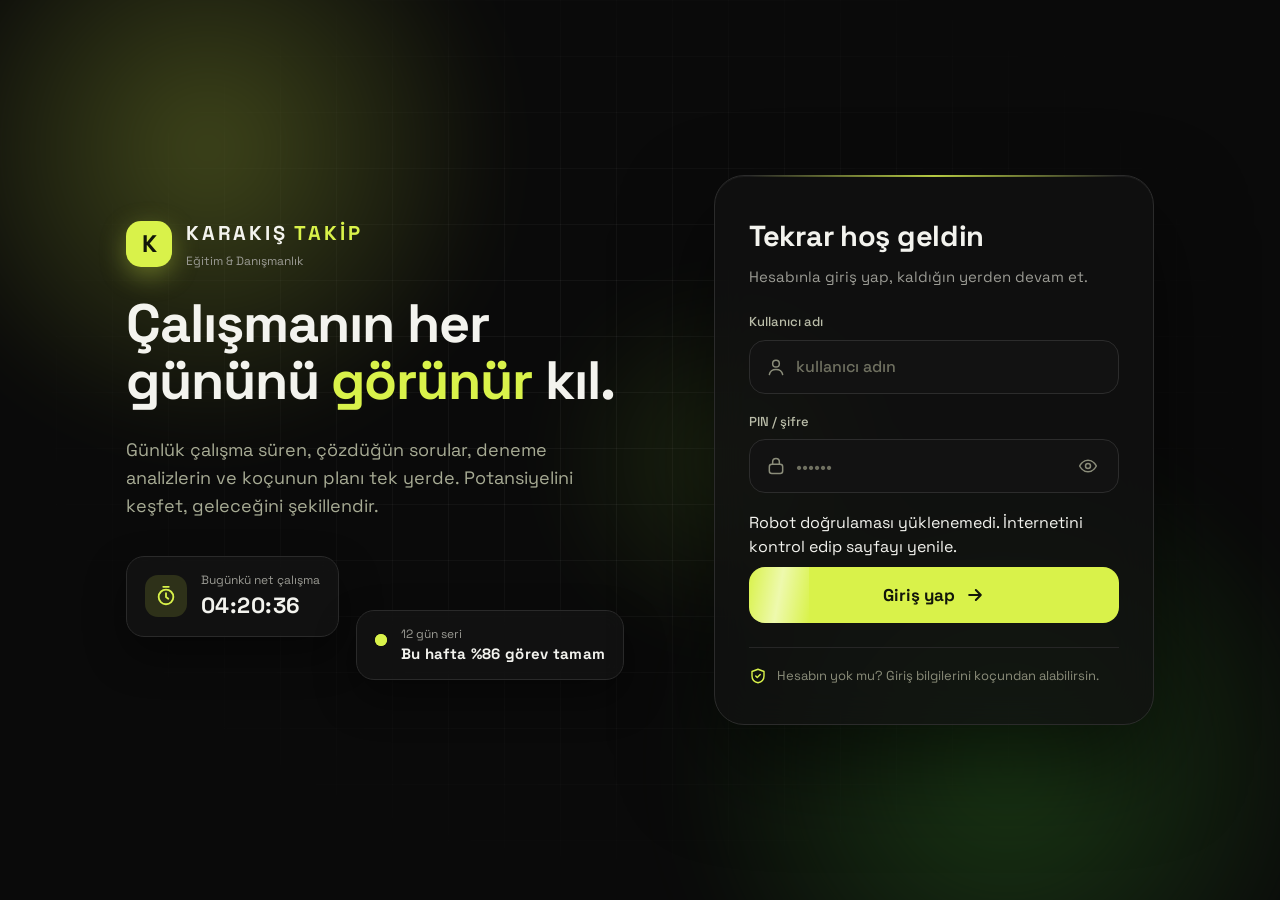
<file: index.html>
<!DOCTYPE html>
<html lang="tr">
<head>
<meta charset="utf-8">
<meta name="viewport" content="width=device-width, initial-scale=1, viewport-fit=cover">
<title>Günlük Takip · Karakış Eğitim</title>
<meta name="theme-color" id="tc" content="#0B1020">
<script src="js/theme.js?v=202611071204"></script>
<link rel="manifest" href="manifest.webmanifest">
<link rel="icon" href="icon-192.png">
<link rel="apple-touch-icon" href="apple-touch-icon.png">
<meta name="mobile-web-app-capable" content="yes">
<meta name="apple-mobile-web-app-capable" content="yes">
<meta name="apple-mobile-web-app-title" content="Takip">
<script src="js/vendor/supabase.js?v=2.117.1"></script>
<link rel="stylesheet" href="https://fonts.googleapis.com/css2?family=Space+Grotesk:wght@500;600;700&family=Nunito:wght@500;700;800;900&display=swap">
<link rel="stylesheet" href="styles.css?v=202611071204">
<link rel="stylesheet" href="coach-center.css?v=202611071204">
<link rel="stylesheet" href="coach-intelligence.css?v=202611071204">
<link rel="stylesheet" href="coach-live.css?v=202611071204">
<link rel="stylesheet" href="deneme-takvimi.css?v=202611071204">
<link rel="stylesheet" href="week-plan.css?v=202611071204">
</head>
<body class="intro">
<div id="splash" aria-hidden="true">
<svg class="splash-mark" viewBox="0 0 120 120" role="presentation">
  <defs><linearGradient id="goldLine" x1="0" y1="0" x2="1" y2="1"><stop offset="0" stop-color="#f5e3ad"/><stop offset=".55" stop-color="#c9a55c"/><stop offset="1" stop-color="#8f6b2e"/></linearGradient><radialGradient id="goldCore"><stop offset="0" stop-color="#fff4cc" stop-opacity=".95"/><stop offset="1" stop-color="#c9a55c" stop-opacity="0"/></radialGradient></defs>
  <circle cx="60" cy="60" r="49" fill="none" stroke="#e2c98e" stroke-opacity=".16" stroke-width=".8"/>
  <circle class="ring" cx="60" cy="60" r="49" fill="none" stroke="url(#goldLine)" stroke-width="1.8" stroke-linecap="round" transform="rotate(-90 60 60)"/>
  <g class="orbit"><ellipse cx="60" cy="60" rx="57" ry="22" fill="none" stroke="#e2c98e" stroke-opacity=".58" stroke-width=".8" transform="rotate(-38 60 60)"/><circle cx="101" cy="28" r="2.5" fill="#fff0bd"/><circle class="spark" cx="18" cy="77" r="1.8" fill="#e2c98e"/></g>
  <circle cx="60" cy="60" r="25" fill="url(#goldCore)"/>
  <path d="M60 91V43M60 65 43 51M60 57 77 42M60 76 45 67M60 70 74 61M60 49 53 38" fill="none" stroke="url(#goldLine)" stroke-width="3.2" stroke-linecap="round" stroke-linejoin="round"/>
  <circle cx="60" cy="31" r="4" fill="#f5e3ad"/><circle cx="60" cy="31" r="8" fill="none" stroke="#e2c98e" stroke-opacity=".35"/>
  <circle class="spark" cx="87" cy="52" r="1.8" fill="#fff0bd"/><circle class="spark" cx="34" cy="83" r="1.5" fill="#e2c98e"/>
</svg>
<div class="nm">KARAKIŞ <b>TAKİP</b></div>
<div class="tagline">Potansiyelini Keşfet, Geleceğini Şekillendir</div>
<div class="loading-line"></div></div>
<div class="wrap">
<header>
  <div id="hdrhome" style="cursor:pointer"><h1>Günlük Takip</h1><small>Karakış Eğitim &amp; Danışmanlık</small></div>
  <div style="text-align:right;display:flex;align-items:center;gap:10px"><button class="themebtn" id="theme" aria-label="Temayı değiştir">Tema</button><div><small id="who"></small><button class="link" id="out" hidden>Çıkış</button></div></div>
</header>
<main id="app"></main>
<p class="note"><span id="sync" aria-live="polite" role="status">Hazır</span></p>
</div>
<script src="js/core.js?v=202611071204"></script>
<script src="js/coach-tools.js?v=202611071204"></script>
<script src="js/tasks-chat.js?v=202611071204"></script>
<script src="js/student-ui.js?v=202611071204"></script>
<script src="js/profile-photo.js?v=202611071204"></script>
<script src="js/tercih.js?v=202611071204"></script>
<script src="js/konu.js?v=202611071204"></script>
<script src="js/challenge.js?v=202611071204"></script>
<script src="js/pts-board.js?v=202611071204"></script>
<script src="js/plan-pdf.js?v=202611071204"></script>
<script src="js/plan-upload.js?v=202611071204"></script>
<script src="js/exams.js?v=202611071204"></script>
<script src="js/automation.js?v=202611071204"></script>
<script src="js/messages.js?v=202611071204"></script>
<script src="js/report-pdf.js?v=202611071204"></script>
<script src="js/coach.js?v=202611071204"></script>
<script src="js/exam-map.js?v=202611071204"></script>
<script src="js/pdf-exam.js?v=202611071204"></script>
<script src="js/profile.js?v=202611071204"></script>
<script src="js/coach-plus.js?v=202611071204"></script>
<script src="js/student-plus.js?v=202611071204"></script>
<script src="js/dayflow.js?v=202611071204"></script>
<script src="js/coach-center.js?v=202611071204"></script>
<script src="js/coach-intelligence.js?v=202611071204"></script>
<script src="js/coach-live.js?v=202611071204"></script>
<script src="js/deneme-takvimi.js?v=202611071204"></script>
<script src="js/week-plan.js?v=202611071204"></script>
<script src="js/vp-charts.js?v=202611071204"></script>
<script src="js/veli-pdf.js?v=202611071204"></script>
<script src="js/account.js?v=202611071204"></script>
<script src="js/student-simple.js?v=202611071204"></script>
<script src="js/dial.js?v=202611071204"></script>
<script src="js/heat3d.js?v=202611071204"></script>
<script src="js/net3d.js?v=202611071204"></script>
<script src="js/live3d.js?v=202611071204"></script>
<script src="js/ch3d.js?v=202611071204"></script>
<script src="js/announce.js?v=202611071204"></script>
<script src="js/nav.js?v=202611071204"></script>
<script src="js/boot.js?v=202611071204"></script>
</body>
</html>
</file>
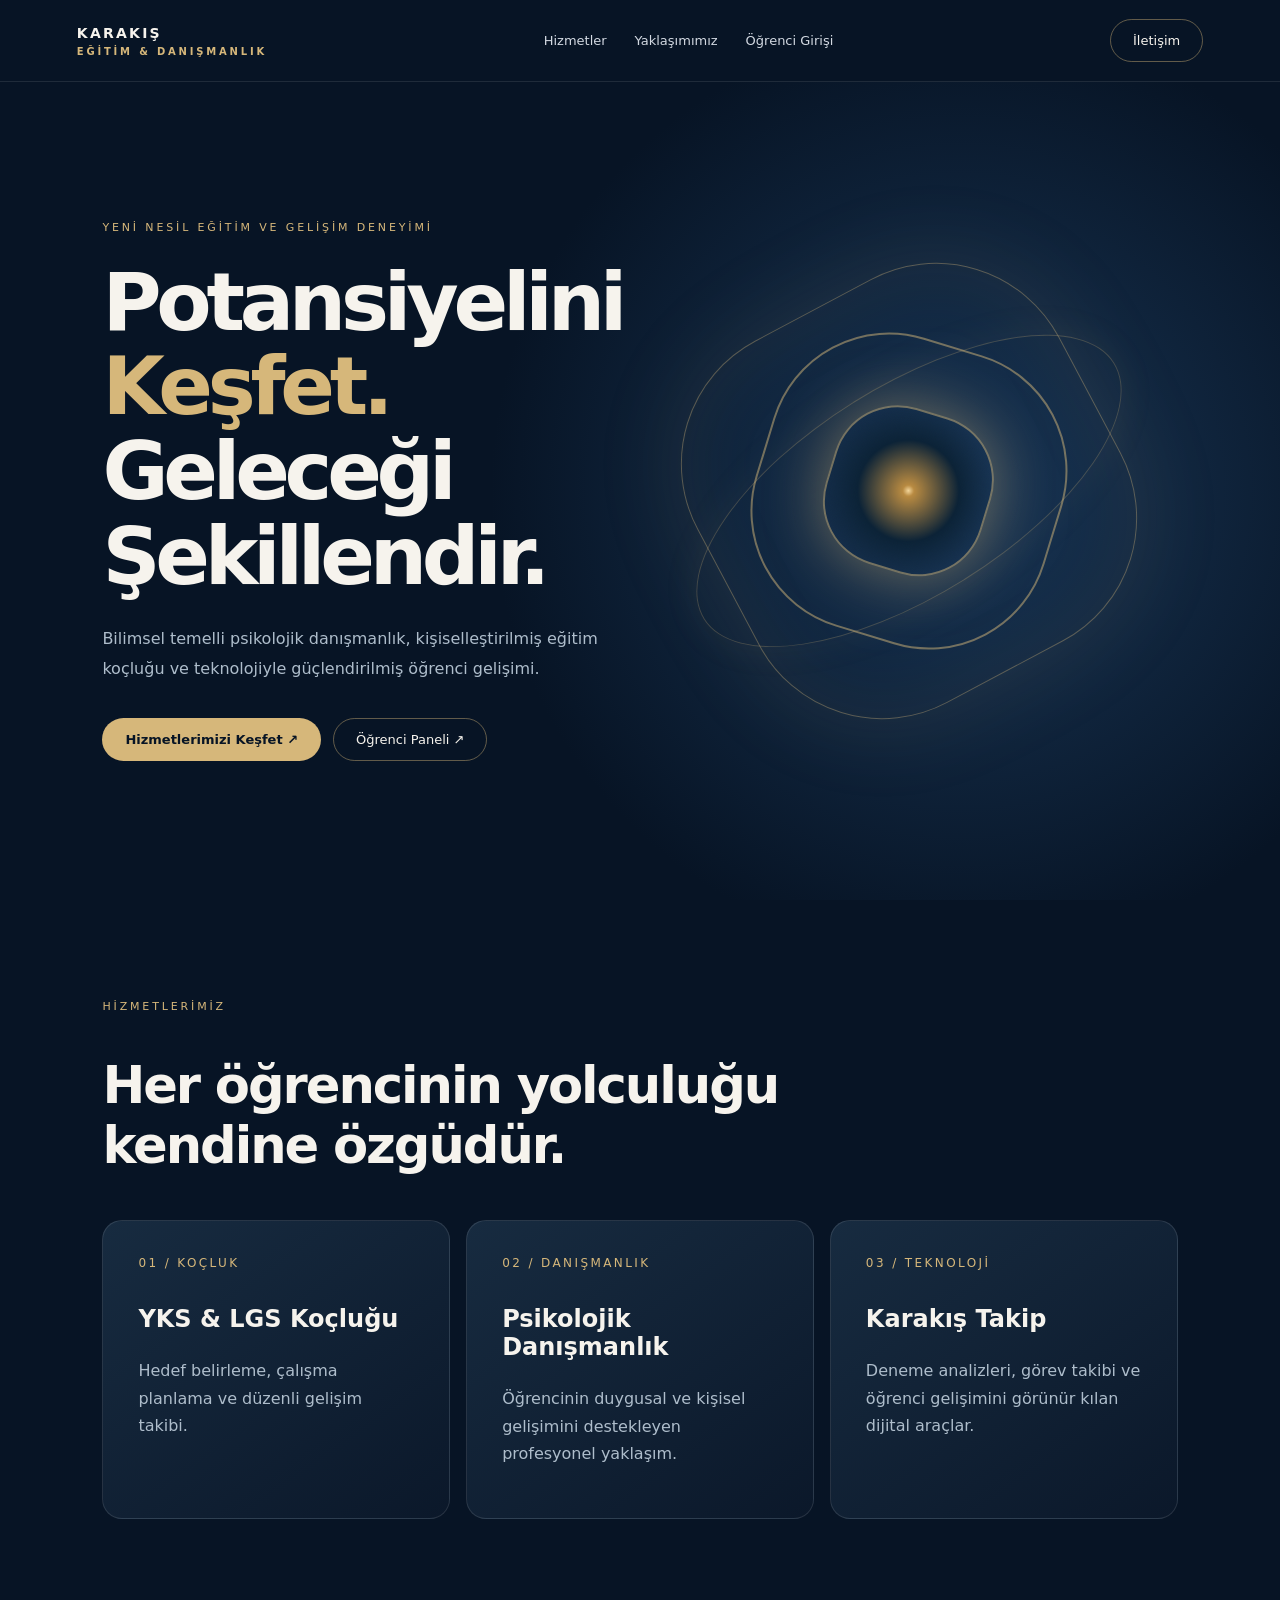
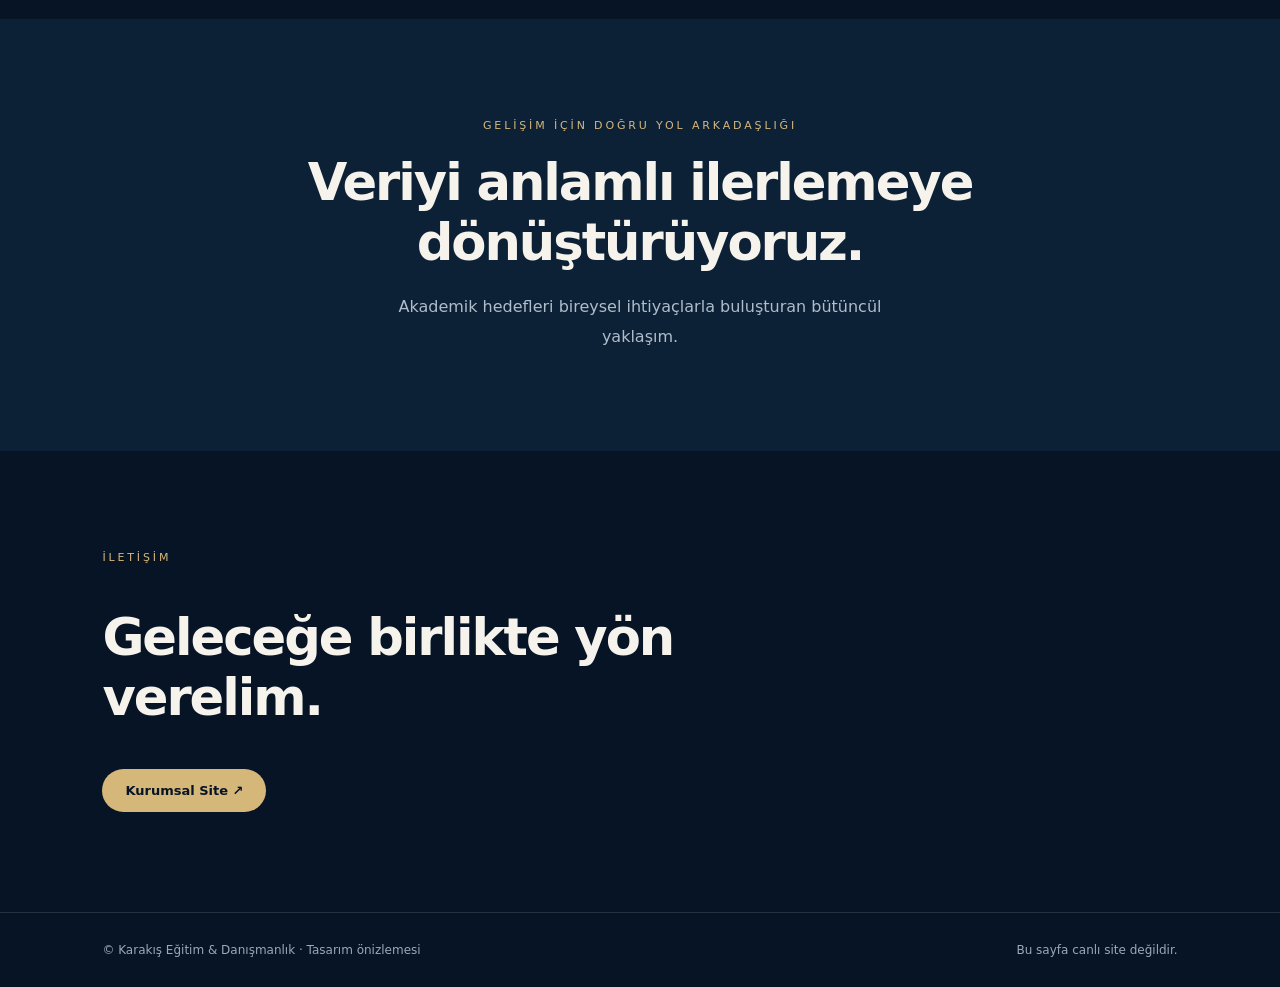
<file: design-preview/index.html>
<!doctype html><html lang="tr"><head><meta charset="utf-8"><meta name="viewport" content="width=device-width,initial-scale=1"><title>Karakış Eğitim & Danışmanlık — Tasarım Önizlemesi</title><meta name="robots" content="noindex,nofollow"><style>:root{color-scheme:dark;--gold:#d6b77a;--navy:#071425}*{box-sizing:border-box}html{scroll-behavior:smooth}body{margin:0;background:var(--navy);color:#f6f3ed;font-family:Inter,system-ui,Arial,sans-serif;overflow-x:hidden}a{color:inherit;text-decoration:none}nav{height:82px;display:flex;align-items:center;justify-content:space-between;padding:0 clamp(20px,6vw,100px);position:relative;z-index:5;border-bottom:1px solid #ffffff19}.brand{font-weight:750;letter-spacing:.16em;font-size:14px}.brand span{display:block;color:var(--gold);font-size:10px;letter-spacing:.28em;margin-top:5px}nav .links{display:flex;gap:28px;font-size:13px;color:#d3d9e2}.button{border:1px solid #d6b77a70;padding:13px 22px;border-radius:100px;display:inline-flex;align-items:center;justify-content:center;font-size:13px;transition:.3s}.button:hover{background:var(--gold);color:#071425}.primary{background:var(--gold);color:#071425;font-weight:700}.hero{min-height:calc(100svh - 82px);display:grid;grid-template-columns:1fr 1fr;align-items:center;padding:70px clamp(20px,8vw,130px);position:relative;isolation:isolate}.hero:before{content:"";position:absolute;inset:0;background:radial-gradient(circle at 75% 50%,#193656 0,transparent 45%);z-index:-2}.eyebrow{color:var(--gold);letter-spacing:.26em;font-size:11px;text-transform:uppercase}h1{font-size:clamp(48px,6.3vw,100px);line-height:1.05;letter-spacing:-.065em;margin:26px 0}h1 em{font-style:normal;color:var(--gold)}.lead{color:#aebdcb;max-width:540px;line-height:1.85;font-size:16px}.actions{display:flex;gap:12px;flex-wrap:wrap;margin-top:35px}.art{height:min(65vw,600px);min-height:360px;position:relative;display:grid;place-items:center;perspective:900px}.orb{width:min(35vw,410px);height:min(35vw,410px);min-width:270px;min-height:270px;border:1px solid #d6b77a60;border-radius:34%;transform:rotate(-28deg);box-shadow:0 0 100px #d6b77a18,inset 0 0 80px #d6b77a12;animation:spin 22s linear infinite;position:relative}.orb:before,.orb:after{content:"";position:absolute;inset:13%;border:2px solid #d6b77a80;border-radius:40%;transform:rotate(45deg)}.orb:after{inset:30%;background:radial-gradient(circle,#f3d69c 0,#b88a41 5%,#0c2337 45%,transparent 75%);box-shadow:0 0 60px #e7bd7270}.halo{position:absolute;width:90%;height:35%;border:1px solid #d6b77a40;border-radius:50%;transform:rotate(-32deg);box-shadow:0 0 40px #d6b77a10}@keyframes spin{to{transform:rotate(332deg)}}section.content{padding:100px clamp(20px,8vw,130px)}h2{font-size:clamp(34px,4vw,60px);letter-spacing:-.04em;max-width:760px}.cards{display:grid;grid-template-columns:repeat(3,1fr);gap:16px;margin-top:45px}.card{border:1px solid #ffffff1c;border-radius:20px;background:linear-gradient(145deg,#172b40,#0b182a);padding:35px;min-height:260px;transition:transform .3s}.card:hover{transform:translateY(-8px)}.num{font-size:12px;color:var(--gold);letter-spacing:.2em}.card h3{font-size:24px;margin-top:35px}.card p{color:#aebdcb;line-height:1.7}.closing{background:#0d2136;text-align:center}.closing h2{margin:20px auto}footer{padding:30px clamp(20px,8vw,130px);display:flex;justify-content:space-between;color:#99a9b8;font-size:12px;border-top:1px solid #ffffff20}@media(max-width:850px){nav .links{display:none}.hero{grid-template-columns:1fr;padding-top:70px}.art{height:380px;min-height:0;grid-row:1}.orb{width:260px;height:260px}.cards{grid-template-columns:1fr}.hero h1{font-size:clamp(48px,11vw,76px)}footer{display:block;line-height:2}}@media(prefers-reduced-motion:reduce){*,*:before,*:after{animation:none!important;scroll-behavior:auto!important;transition:none!important}}</style></head><body><nav><a href="#top" class="brand">KARAKIŞ<span>EĞİTİM & DANIŞMANLIK</span></a><div class="links"><a href="#hizmetler">Hizmetler</a><a href="#yaklasim">Yaklaşımımız</a><a href="https://takip.hasankarakis.com/">Öğrenci Girişi</a></div><a class="button" href="#iletisim">İletişim</a></nav><main id="top"><section class="hero"><div><div class="eyebrow">Yeni nesil eğitim ve gelişim deneyimi</div><h1>Potansiyelini <em>Keşfet.</em><br>Geleceği Şekillendir.</h1><p class="lead">Bilimsel temelli psikolojik danışmanlık, kişiselleştirilmiş eğitim koçluğu ve teknolojiyle güçlendirilmiş öğrenci gelişimi.</p><div class="actions"><a class="button primary" href="#hizmetler">Hizmetlerimizi Keşfet ↗</a><a class="button" href="https://takip.hasankarakis.com/">Öğrenci Paneli ↗</a></div></div><div class="art" aria-hidden="true"><div class="halo"></div><div class="orb"></div></div></section><section class="content" id="hizmetler"><div class="eyebrow">Hizmetlerimiz</div><h2>Her öğrencinin yolculuğu kendine özgüdür.</h2><div class="cards"><article class="card"><div class="num">01 / KOÇLUK</div><h3>YKS & LGS Koçluğu</h3><p>Hedef belirleme, çalışma planlama ve düzenli gelişim takibi.</p></article><article class="card"><div class="num">02 / DANIŞMANLIK</div><h3>Psikolojik Danışmanlık</h3><p>Öğrencinin duygusal ve kişisel gelişimini destekleyen profesyonel yaklaşım.</p></article><article class="card"><div class="num">03 / TEKNOLOJİ</div><h3>Karakış Takip</h3><p>Deneme analizleri, görev takibi ve öğrenci gelişimini görünür kılan dijital araçlar.</p></article></div></section><section class="content closing" id="yaklasim"><div class="eyebrow">Gelişim için doğru yol arkadaşlığı</div><h2>Veriyi anlamlı ilerlemeye dönüştürüyoruz.</h2><p class="lead" style="margin:0 auto">Akademik hedefleri bireysel ihtiyaçlarla buluşturan bütüncül yaklaşım.</p></section><section class="content" id="iletisim"><div class="eyebrow">İletişim</div><h2>Geleceğe birlikte yön verelim.</h2><a class="button primary" href="https://hasankarakis.com/">Kurumsal Site ↗</a></section></main><footer><span>© Karakış Eğitim & Danışmanlık · Tasarım önizlemesi</span><span>Bu sayfa canlı site değildir.</span></footer></body></html>
</file>
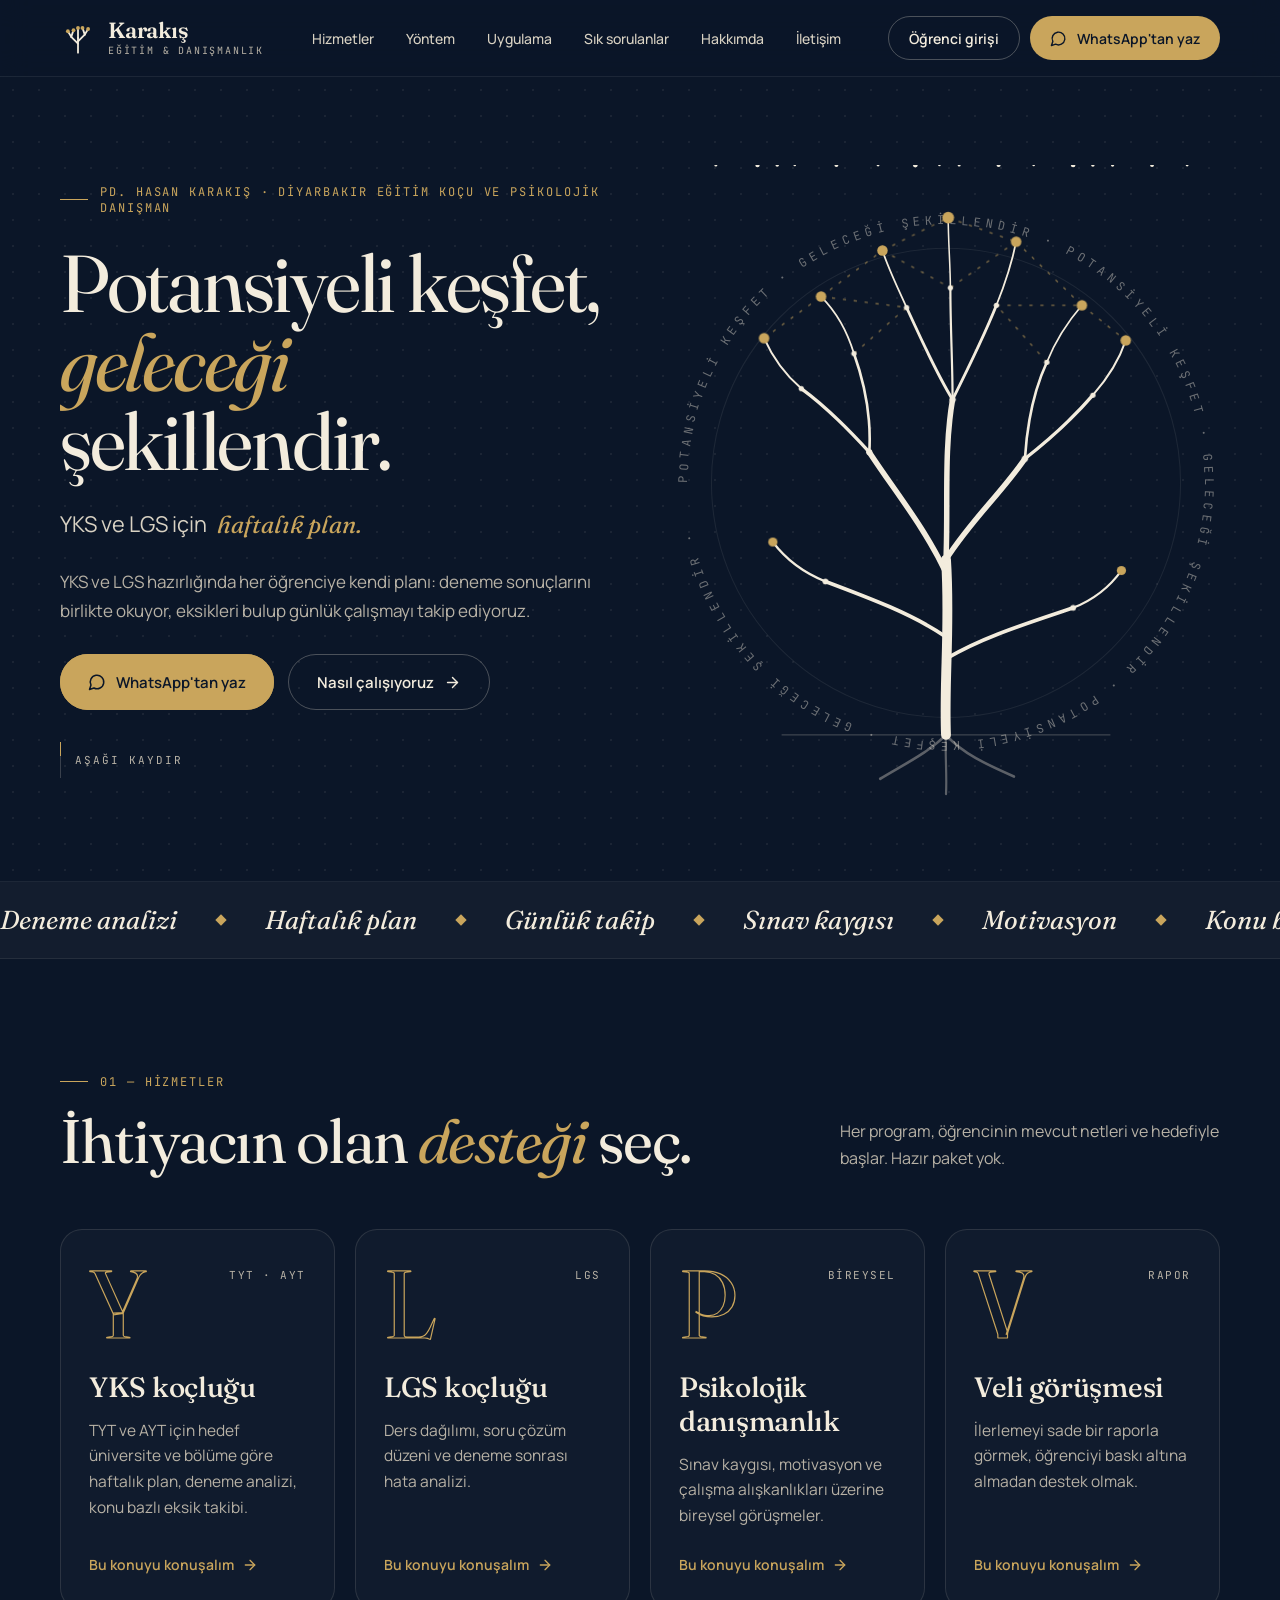
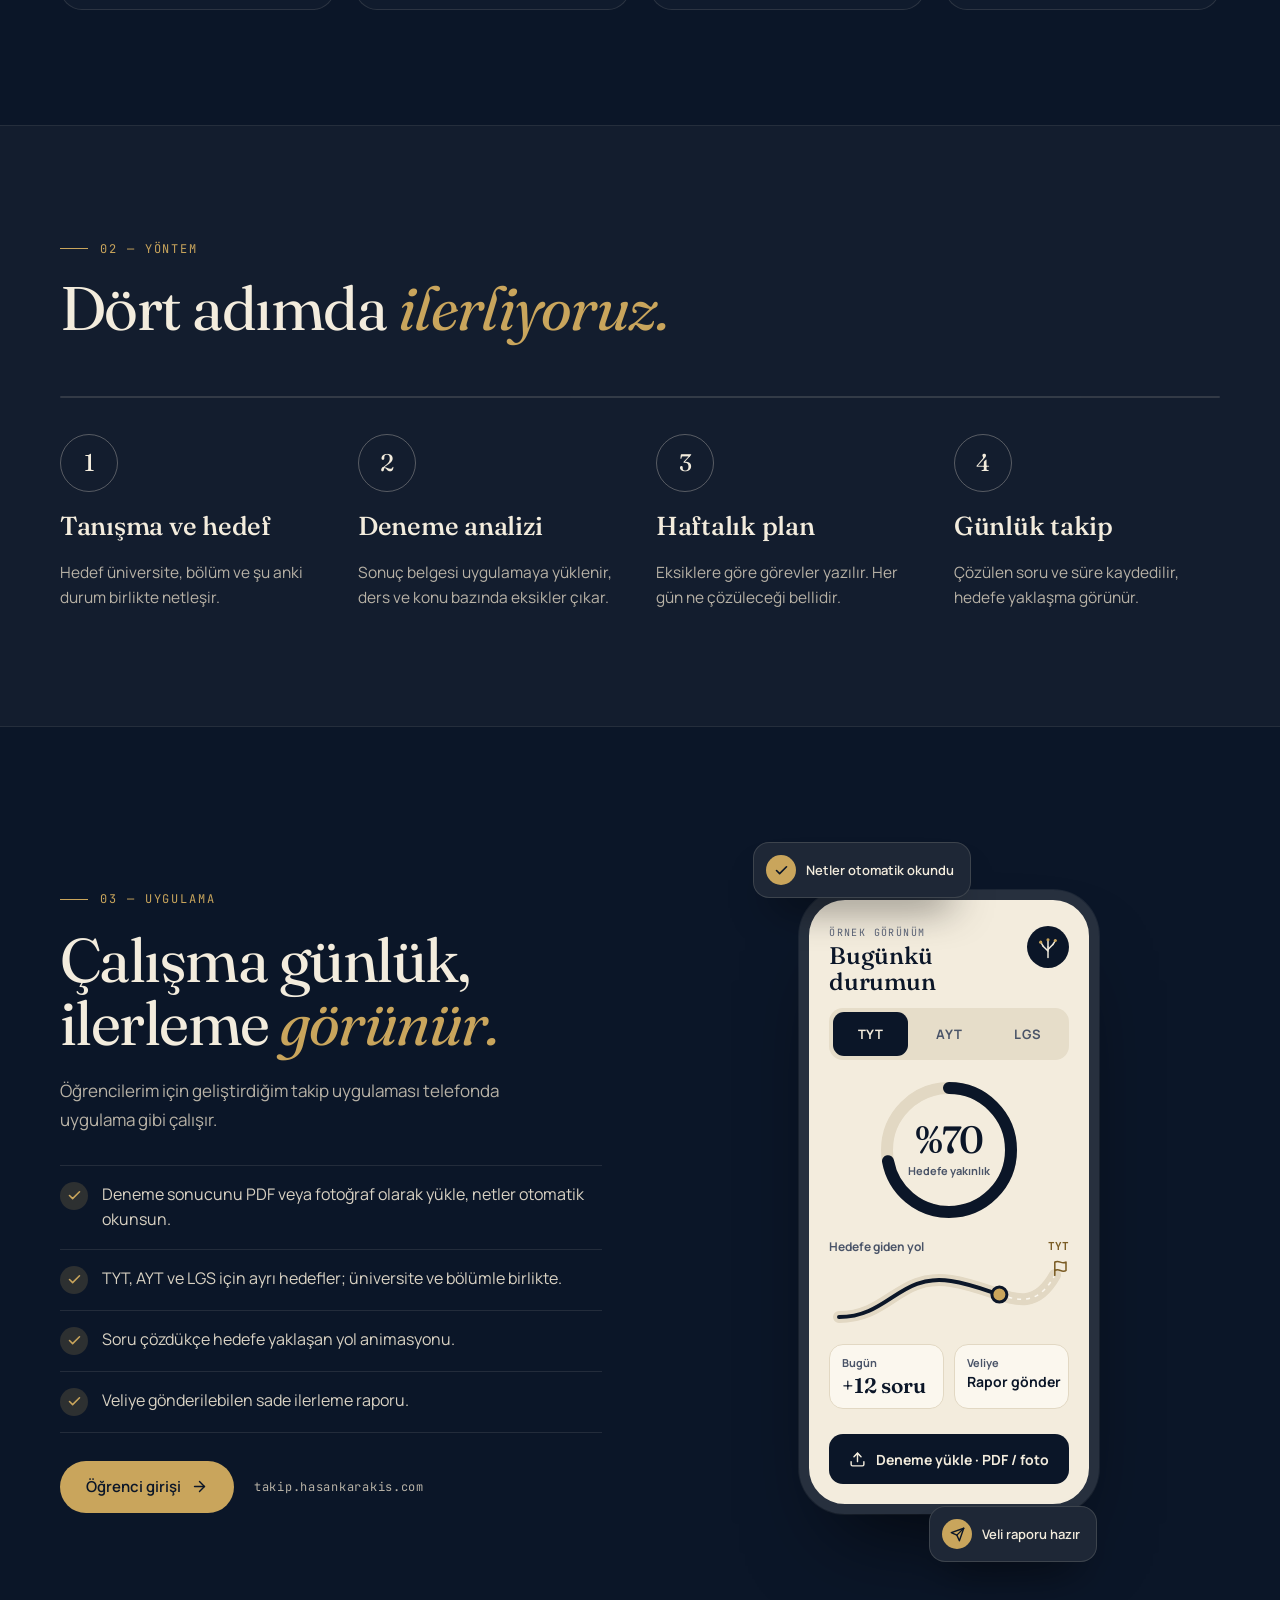
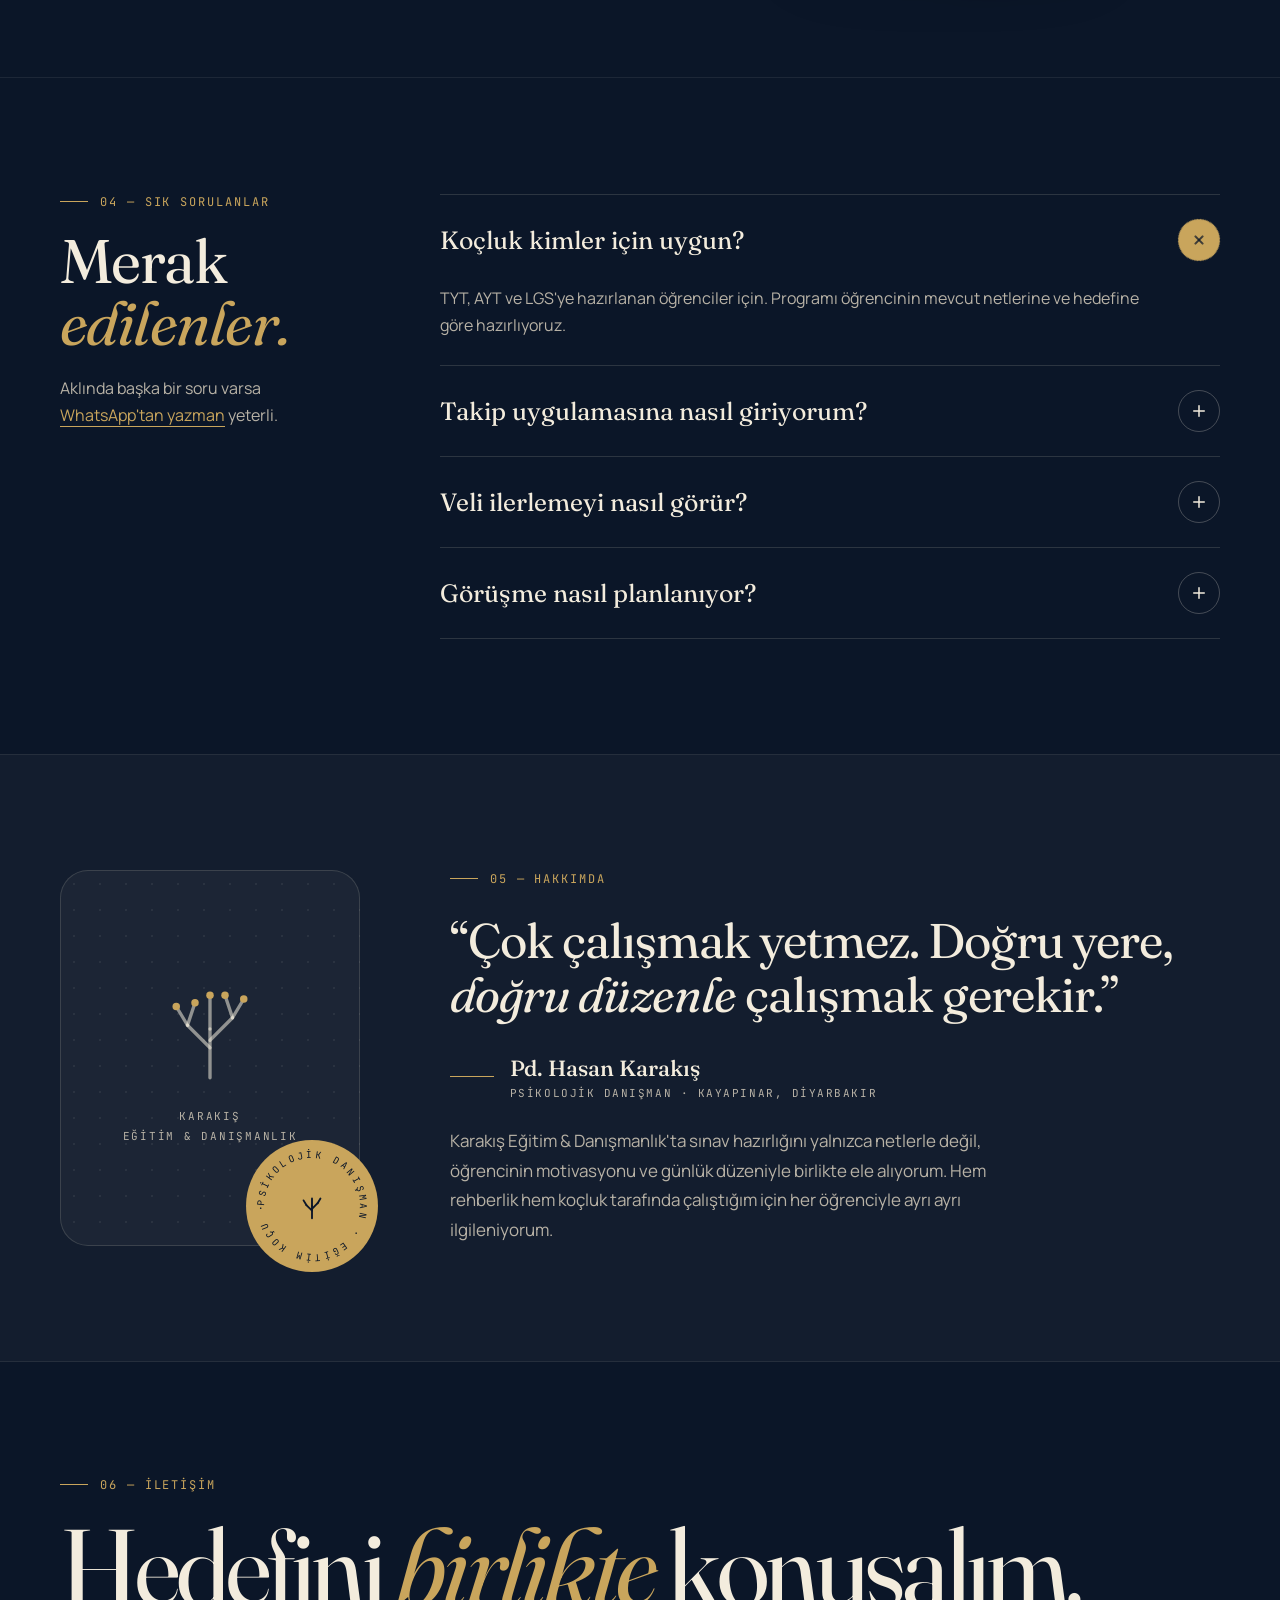
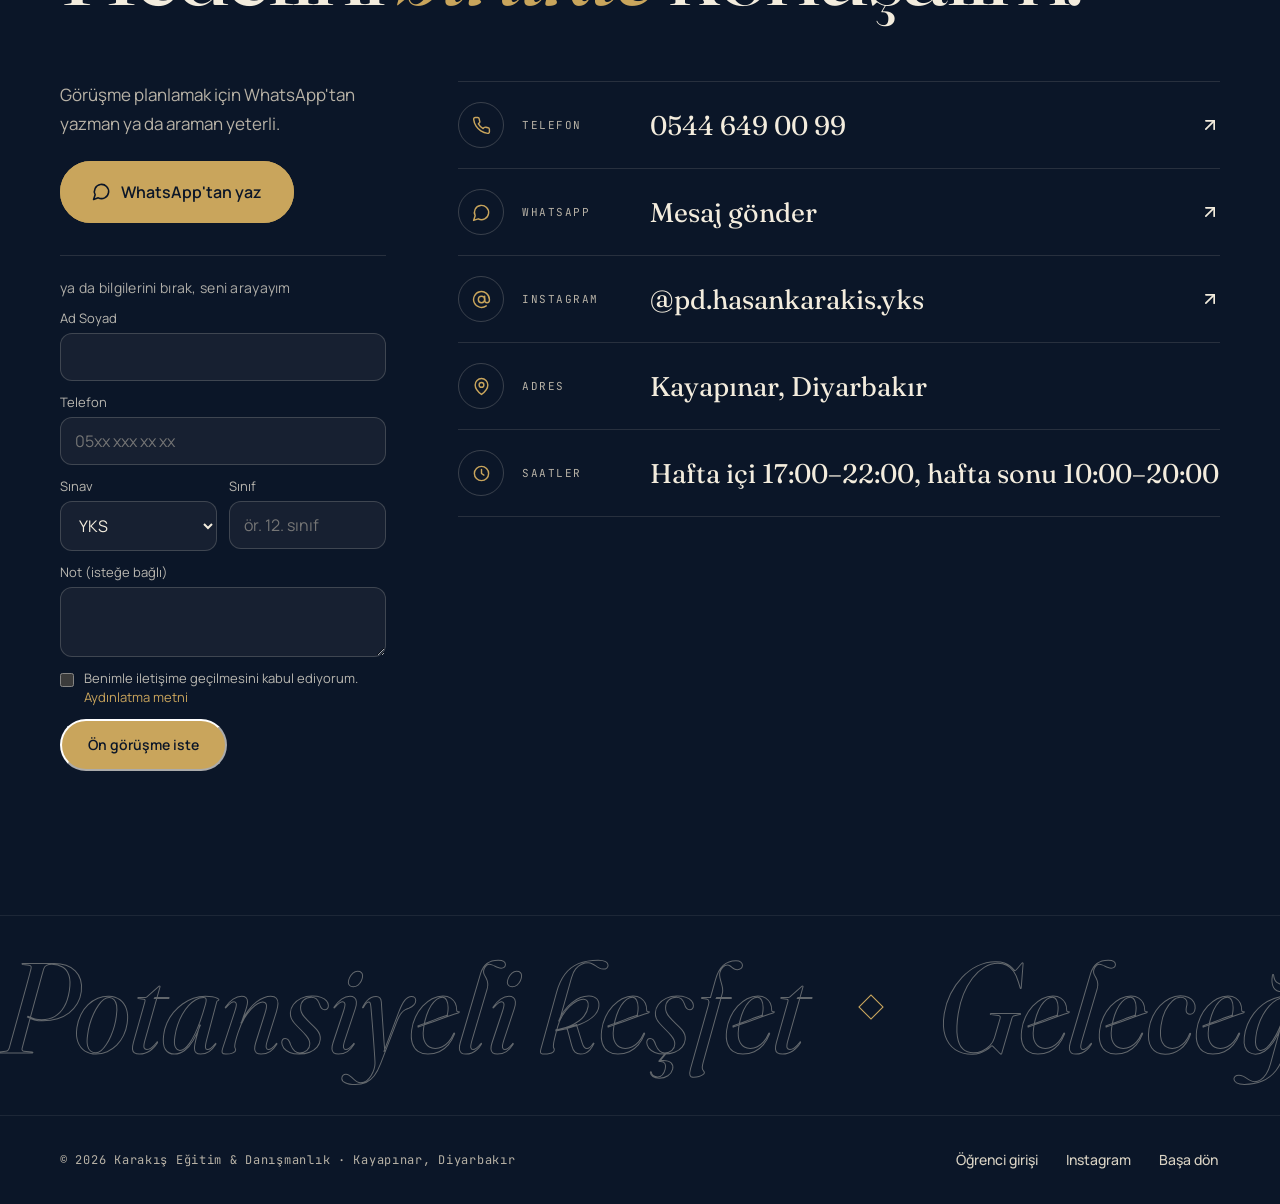
<file: site/index.html>
<!doctype html>
<html lang="tr" class="no-js">
<head>
<meta charset="utf-8">
<meta name="viewport" content="width=device-width,initial-scale=1">
<title>Hasan Karakış · Diyarbakır Eğitim Koçluğu ve Danışmanlık | YKS, LGS</title>
<meta name="description" content="Diyarbakır Kayapınar'da eğitim koçu Pd. Hasan Karakış: YKS (TYT, AYT) ve LGS öğrencilerine bireysel koçluk, deneme analizi, günlük takip ve psikolojik danışmanlık.">
<link rel="canonical" href="https://hasankarakis.com/">
<meta name="robots" content="index,follow">
<meta property="og:site_name" content="Karakış Eğitim & Danışmanlık">
<meta property="og:title" content="Hasan Karakış · YKS ve LGS Koçluğu · Diyarbakır">
<meta property="og:description" content="Potansiyeli keşfet, geleceği şekillendir. YKS ve LGS için bireysel koçluk, deneme analizi, günlük takip ve psikolojik danışmanlık.">
<meta property="og:type" content="website">
<meta property="og:url" content="https://hasankarakis.com/">
<meta property="og:locale" content="tr_TR">
<meta property="og:image" content="https://hasankarakis.com/og-image.png">
<meta property="og:image:width" content="1200">
<meta property="og:image:height" content="630">
<meta property="og:image:alt" content="Karakış Eğitim & Danışmanlık: Potansiyeli keşfet, geleceği şekillendir. Pd. Hasan Karakış, Kayapınar, Diyarbakır">
<meta name="twitter:card" content="summary_large_image">
<link rel="apple-touch-icon" href="/apple-touch-icon.png">
<script type="application/ld+json">
{
  "@context": "https://schema.org",
  "@graph": [
    {
      "@type": "ProfessionalService",
      "@id": "https://hasankarakis.com/#isletme",
      "name": "Karakış Eğitim & Danışmanlık",
      "alternateName": "Pd. Hasan Karakış",
      "url": "https://hasankarakis.com/",
      "logo": "https://hasankarakis.com/logo.png",
      "image": "https://hasankarakis.com/og-image.png",
      "description": "YKS (TYT, AYT) ve LGS öğrencileri için bireysel eğitim koçluğu, deneme analizi, günlük takip ve psikolojik danışmanlık.",
      "telephone": "+90 544 649 00 99",
      "address": {
        "@type": "PostalAddress",
        "addressLocality": "Kayapınar",
        "addressRegion": "Diyarbakır",
        "addressCountry": "TR"
      },
      "areaServed": [
        { "@type": "City", "name": "Diyarbakır" },
        { "@type": "Place", "name": "Kayapınar, Diyarbakır" }
      ],
      "openingHoursSpecification": [
        { "@type": "OpeningHoursSpecification", "dayOfWeek": ["Monday", "Tuesday", "Wednesday", "Thursday", "Friday"], "opens": "17:00", "closes": "22:00" },
        { "@type": "OpeningHoursSpecification", "dayOfWeek": ["Saturday", "Sunday"], "opens": "10:00", "closes": "20:00" }
      ],
      "hasOfferCatalog": {
        "@type": "OfferCatalog",
        "name": "Hizmetler",
        "itemListElement": [
          { "@type": "Offer", "itemOffered": { "@type": "Service", "name": "YKS koçluğu (TYT, AYT)", "areaServed": "Diyarbakır" } },
          { "@type": "Offer", "itemOffered": { "@type": "Service", "name": "LGS koçluğu", "areaServed": "Diyarbakır" } },
          { "@type": "Offer", "itemOffered": { "@type": "Service", "name": "Deneme analizi ve günlük takip", "areaServed": "Diyarbakır" } },
          { "@type": "Offer", "itemOffered": { "@type": "Service", "name": "Sınav kaygısı ve motivasyon için psikolojik danışmanlık", "areaServed": "Diyarbakır" } },
          { "@type": "Offer", "itemOffered": { "@type": "Service", "name": "Veli görüşmesi ve gelişim raporu", "areaServed": "Diyarbakır" } }
        ]
      },
      "founder": { "@id": "https://hasankarakis.com/#hasan" },
      "knowsAbout": ["YKS", "TYT", "AYT", "LGS", "Eğitim koçluğu", "Deneme analizi", "Psikolojik danışmanlık", "Sınav kaygısı"],
      "sameAs": ["https://www.instagram.com/pd.hasankarakis.yks"]
    },
    {
      "@type": "Person",
      "@id": "https://hasankarakis.com/#hasan",
      "name": "Hasan Karakış",
      "honorificPrefix": "Pd.",
      "jobTitle": "Psikolojik Danışman ve Eğitim Koçu",
      "worksFor": { "@id": "https://hasankarakis.com/#isletme" },
      "url": "https://hasankarakis.com/",
      "sameAs": ["https://www.instagram.com/pd.hasankarakis.yks"]
    },
    {
      "@type": "WebSite",
      "@id": "https://hasankarakis.com/#site",
      "url": "https://hasankarakis.com/",
      "name": "Karakış Eğitim & Danışmanlık",
      "inLanguage": "tr-TR",
      "publisher": { "@id": "https://hasankarakis.com/#isletme" }
    }
  ]
}
</script>
<meta name="theme-color" content="#0B1628">
<meta name="color-scheme" content="dark">
<link rel="icon" href="data:image/svg+xml,%3Csvg xmlns='http://www.w3.org/2000/svg' viewBox='0 0 32 32'%3E%3Crect width='32' height='32' rx='7' fill='%230E1B33'/%3E%3Cpath d='M16 28V14M16 20l-6-5M16 17l6-5M16 23l-5-3' stroke='%23C9A55C' stroke-width='2' stroke-linecap='round' fill='none'/%3E%3Ccircle cx='16' cy='9' r='2.4' fill='%23C9A55C'/%3E%3C/svg%3E">
<link rel="preconnect" href="https://fonts.googleapis.com">
<link rel="preconnect" href="https://fonts.gstatic.com" crossorigin>
<link href="https://fonts.googleapis.com/css2?family=Fraunces:ital,opsz,wght@0,9..144,300..700;1,9..144,300..700&family=Manrope:wght@400;500;600;700&family=JetBrains+Mono:wght@400;500&display=swap" rel="stylesheet">
<style>
:root{--gold:#C9A55C;--navy:#0B1628;--cream:#F3ECDD;--muted:#B8B2A6;--soft:#D9D2C3}
*{box-sizing:border-box}
html{background:var(--navy);scroll-padding-top:84px;scroll-behavior:smooth}
body{margin:0;background:var(--navy);color:var(--cream);font-family:'Manrope',system-ui,-apple-system,'Segoe UI',sans-serif;-webkit-font-smoothing:antialiased;overflow-x:clip}
a{color:#E3C98E;text-decoration:none}
a:hover{color:var(--cream)}
button{font:inherit;cursor:pointer}
em{font-style:italic;color:var(--gold)}
:focus-visible{outline:2px solid var(--gold);outline-offset:3px;border-radius:6px}
.wrap{max-width:1240px;margin:0 auto;padding-left:clamp(16px,4vw,40px);padding-right:clamp(16px,4vw,40px)}
.sec{padding-top:clamp(80px,9vw,120px);padding-bottom:clamp(80px,9vw,120px)}
.tint{background:rgba(243,236,221,.03);border-top:1px solid rgba(243,236,221,.08);border-bottom:1px solid rgba(243,236,221,.08)}
.serif{font-family:'Fraunces',Georgia,'Times New Roman',serif;font-optical-sizing:auto}
.mono{font-family:'JetBrains Mono',ui-monospace,Menlo,Consolas,monospace}
.g-stroke{stroke:var(--gold)}
.g-fill{fill:var(--gold)}
.eyebrow{margin:0;font-family:'JetBrains Mono',ui-monospace,Menlo,monospace;font-size:12px;letter-spacing:.16em;color:var(--gold);display:flex;align-items:center;gap:12px}
.eyebrow::before{content:'';width:28px;height:1px;background:var(--gold);flex-shrink:0}
.h2{margin:0;font-family:'Fraunces',Georgia,serif;font-size:clamp(38px,4.8vw,68px);line-height:1.02;font-weight:400;letter-spacing:-.025em;text-wrap:balance}
.lead{margin:0;font-size:17px;line-height:1.7;color:var(--muted)}
.sr-only{position:absolute;width:1px;height:1px;padding:0;margin:-1px;overflow:hidden;clip:rect(0,0,0,0);white-space:nowrap;border:0}

/* nav */
.nav{position:sticky;top:0;z-index:50;background:rgba(11,22,40,.8);backdrop-filter:blur(14px);-webkit-backdrop-filter:blur(14px);border-bottom:1px solid rgba(243,236,221,.08)}
.nav-row{height:76px;display:flex;align-items:center;justify-content:space-between;gap:24px}
.brand{display:flex;align-items:center;gap:12px;color:var(--cream)}
.brand:hover{color:var(--cream)}
.navlinks{display:flex;align-items:center;gap:28px}
.navlink{color:var(--soft);font-size:14px;font-weight:500;position:relative;padding:12px 2px;display:inline-flex;align-items:center;min-height:44px}
.navlink::after{content:'';position:absolute;left:0;right:0;bottom:8px;height:1px;background:var(--gold);transform:scaleX(0);transform-origin:right;transition:transform .35s ease}
.navlink:hover{color:var(--cream)}
.navlink:hover::after{transform:scaleX(1);transform-origin:left}
.btn{display:inline-flex;align-items:center;justify-content:center;gap:10px;min-height:44px;padding:0 20px;border-radius:999px;font-weight:600;font-size:14px;white-space:nowrap;transition:transform .3s cubic-bezier(.19,1,.22,1),background .3s,color .3s,border-color .3s}
.btn-gold{background:var(--gold);color:#0B1628}
.btn-gold:hover{color:#0B1628;background:#D8B871;transform:translateY(-2px)}
.btn-ghost{border:1px solid rgba(243,236,221,.28);color:var(--cream)}
.btn-ghost:hover{border-color:var(--gold);color:var(--gold)}
.btn-lg{min-height:56px;padding:0 28px;font-size:15px}
.btn .arr{transition:transform .3s ease}
.btn:hover .arr{transform:translateX(4px)}
.menu-btn{display:none;width:44px;height:44px;border-radius:50%;border:1px solid rgba(243,236,221,.28);background:transparent;color:var(--cream);align-items:center;justify-content:center}
.menu-btn .i-close{display:none}
.menu-btn[aria-expanded="true"] .i-close{display:block}
.menu-btn[aria-expanded="true"] .i-open{display:none}
.mobile-menu{display:none;flex-direction:column;padding:8px clamp(16px,4vw,40px) 24px;border-top:1px solid rgba(243,236,221,.08)}
.mobile-menu .navlink{font-size:18px;min-height:52px}
.progress{position:absolute;left:0;right:0;bottom:-1px;height:2px;background:var(--gold);transform:scaleX(0);transform-origin:left}
@media (max-width:960px){.navlinks,.nav-row .btn-ghost{display:none}.menu-btn{display:inline-flex}.mobile-menu.open{display:flex}}
@media (max-width:520px){.nav-row .btn-gold{display:none}}

/* hero */
.dots{background-image:radial-gradient(rgba(243,236,221,.07) 1px,transparent 1.3px);background-size:26px 26px}
.hero-grid{padding-top:clamp(48px,7vw,88px);padding-bottom:clamp(56px,7vw,80px);display:grid;grid-template-columns:repeat(auto-fit,minmax(min(460px,100%),1fr));gap:clamp(32px,5vw,64px);align-items:center}
.h1{margin:0;font-size:clamp(46px,6.3vw,94px);line-height:.98;font-weight:400;letter-spacing:-.028em}
.w{display:inline-block;overflow:hidden;vertical-align:top;padding:.1em .07em .16em 0;margin:-.1em -.07em -.16em 0}
.w>span{display:inline-block;animation:rise 1.15s cubic-bezier(.19,1,.22,1) both}
@keyframes rise{from{transform:translateY(118%) rotate(5deg)}to{transform:none}}
.fade-up{animation:fadeUp 1s cubic-bezier(.19,1,.22,1) both}
@keyframes fadeUp{from{opacity:0;transform:translateY(20px)}to{opacity:1;transform:none}}
.slot{display:inline-block;height:1.3em;overflow:hidden}
.slot>span{display:flex;flex-direction:column;animation:cycle 10s cubic-bezier(.75,0,.2,1) infinite}
.slot>span>span{display:block;height:1.3em;line-height:1.3em;white-space:nowrap}
@keyframes cycle{0%,20%{transform:translateY(0)}25%,45%{transform:translateY(-1.3em)}50%,70%{transform:translateY(-2.6em)}75%,95%{transform:translateY(-3.9em)}100%{transform:translateY(-5.2em)}}
.cue{position:relative;width:1px;height:36px;background:rgba(243,236,221,.2);overflow:hidden;display:block}
.cue>span{position:absolute;left:0;top:0;width:1px;height:14px;background:var(--gold);animation:cue 2.2s cubic-bezier(.65,0,.35,1) infinite}
@keyframes cue{from{transform:translateY(-14px)}to{transform:translateY(36px)}}
.pulse{position:relative}
.pulse::before{content:'';position:absolute;inset:0;border-radius:inherit;border:2px solid var(--gold);animation:ping 2.6s cubic-bezier(0,0,.2,1) infinite;pointer-events:none}
@keyframes ping{0%{transform:scale(1);opacity:.75}100%{transform:scale(1.18,1.5);opacity:0}}

/* tree */
.tree-wrap{width:100%;max-width:560px;justify-self:center;animation:fadeUp 1.4s .05s cubic-bezier(.19,1,.22,1) both}
.tree-wrap svg{width:100%;height:auto;display:block;overflow:hidden}
.draw{stroke-dasharray:1;stroke-dashoffset:1;animation:draw 1.5s cubic-bezier(.65,0,.25,1) forwards}
@keyframes draw{to{stroke-dashoffset:0}}
.pop{opacity:0;transform-box:fill-box;transform-origin:center;animation:pop .6s cubic-bezier(.34,1.56,.64,1) forwards}
@keyframes pop{from{opacity:0;transform:scale(0)}to{opacity:1;transform:scale(1)}}
.halo{opacity:0;transform-box:fill-box;transform-origin:center;animation:halo 3.4s ease-out infinite}
@keyframes halo{0%{opacity:.7;transform:scale(1)}100%{opacity:0;transform:scale(3.6)}}
.syn{opacity:0;stroke-dasharray:3 7;animation:synIn 1.2s ease forwards,flow 2.2s linear infinite}
@keyframes synIn{to{opacity:.6}}
@keyframes flow{to{stroke-dashoffset:-20}}
.spin{transform-origin:250px 290px;animation:spin 90s linear infinite}
.spin-badge{transform-origin:66px 66px;animation:spin 26s linear infinite}
@keyframes spin{to{transform:rotate(360deg)}}
.flake{animation:fall linear infinite}
@keyframes fall{0%{transform:translate(0,-20px);opacity:0}12%{opacity:.85}88%{opacity:.5}100%{transform:translate(26px,600px);opacity:0}}

/* marquee */
.marquee{display:flex;overflow:hidden;user-select:none}
.marquee-track{display:flex;flex-shrink:0;align-items:center;gap:40px;padding-right:40px;animation:marq 60s linear infinite}
.marquee:hover .marquee-track{animation-play-state:paused}
.marq-slow{animation-duration:90s;animation-direction:reverse;gap:56px;padding-right:56px}
@keyframes marq{to{transform:translateX(-100%)}}
.diamond{width:8px;height:8px;background:var(--gold);transform:rotate(45deg);flex-shrink:0}
.diamond-lg{width:18px;height:18px;border:1.5px solid var(--gold);transform:rotate(45deg);flex-shrink:0}
.outline{color:transparent;-webkit-text-stroke:1px rgba(243,236,221,.38)}

/* cards */
.cards{display:grid;grid-template-columns:repeat(auto-fit,minmax(min(260px,100%),1fr));gap:20px}
.card{position:relative;display:flex;flex-direction:column;gap:14px;padding:30px 28px 22px;border:1px solid rgba(243,236,221,.12);border-radius:22px;background:rgba(243,236,221,.025);min-height:350px;transition:translate .5s cubic-bezier(.19,1,.22,1),background .35s,border-color .35s}
.card:hover{translate:0 -8px;background:rgba(243,236,221,.055);border-color:rgba(201,165,92,.55)}
.card h3{margin:10px 0 0;font-size:28px;font-weight:500;letter-spacing:-.01em}
.card p{margin:0;font-size:15.5px;line-height:1.65;color:var(--muted)}
.card-top{display:flex;justify-content:space-between;align-items:flex-start;gap:12px}
.tag{font-size:11px;letter-spacing:.14em;color:var(--muted);padding-top:8px}
.letter{font-size:96px;line-height:.9;font-weight:400;color:transparent;-webkit-text-stroke:1.2px var(--gold);transform-origin:left bottom;transition:color .45s ease,transform .6s cubic-bezier(.19,1,.22,1)}
.card:hover .letter{color:var(--gold);transform:scale(1.07)}
.go{margin-top:auto;display:inline-flex;align-items:center;gap:8px;color:var(--gold);font-weight:600;font-size:14px;min-height:44px;width:max-content}
.go:hover{color:var(--gold)}
.go svg{transition:transform .3s ease}
.card:hover .go svg{transform:translateX(6px)}

/* steps */
.track{position:relative;height:2px;background:rgba(243,236,221,.14);border-radius:2px;overflow:hidden;margin-bottom:36px}
.track>span{position:absolute;inset:0;background:var(--gold);transform-origin:left;transform:scaleX(0);animation:trackFill 8s linear infinite}
@keyframes trackFill{0%{transform:scaleX(0);opacity:1}75%{transform:scaleX(1);opacity:1}92%,100%{transform:scaleX(1);opacity:0}}
.steps{list-style:none;margin:0;padding:0;display:grid;grid-template-columns:repeat(auto-fit,minmax(min(230px,100%),1fr));gap:40px 32px}
.steps li{display:flex;flex-direction:column;gap:18px}
.steps h3{margin:0;font-size:26px;font-weight:500;letter-spacing:-.01em}
.steps p{margin:0;font-size:15.5px;line-height:1.65;color:var(--muted);max-width:280px}
.stepdot{width:58px;height:58px;border-radius:50%;border:1px solid rgba(243,236,221,.3);display:grid;place-items:center;font-size:24px;animation:lit 8s infinite}
@keyframes lit{0%,3%{background:transparent;color:var(--cream);border-color:rgba(243,236,221,.3)}8%,24%{background:var(--gold);color:#0B1628;border-color:var(--gold)}30%,100%{background:transparent;color:var(--cream);border-color:rgba(243,236,221,.3)}}
@media (max-width:760px){.track{display:none}}

/* app */
.app-grid{display:grid;grid-template-columns:repeat(auto-fit,minmax(min(460px,100%),1fr));gap:clamp(48px,6vw,80px);align-items:center}
.checks{list-style:none;margin:8px 0 0;padding:0;display:flex;flex-direction:column;border-bottom:1px solid rgba(243,236,221,.1)}
.checks li{display:flex;gap:14px;align-items:flex-start;padding:16px 0;border-top:1px solid rgba(243,236,221,.1);font-size:16px;line-height:1.6;color:var(--soft)}
.check{flex-shrink:0;width:28px;height:28px;border-radius:50%;background:rgba(201,165,92,.18);color:var(--gold);display:grid;place-items:center}
.stage{position:relative;display:flex;justify-content:center;padding:48px 0;min-width:0}
.phone{width:300px;height:624px;border-radius:46px;background:#F3ECDD;border:10px solid #27303E;box-shadow:0 50px 90px -40px rgba(0,0,0,.75),0 0 0 1px rgba(243,236,221,.08);position:relative;overflow:hidden;animation:bob 7s ease-in-out infinite;flex-shrink:0;color:#0B1628}
@keyframes bob{0%,100%{transform:translateY(0) rotate(-1.5deg)}50%{transform:translateY(-14px) rotate(-.4deg)}}
.screen{padding:26px 20px 20px;display:flex;flex-direction:column;gap:13px;height:100%}
.seg{display:grid;grid-template-columns:repeat(3,minmax(0,1fr));gap:4px;padding:4px;background:#E6DDC9;border-radius:14px}
.segbtn{min-height:44px;border:0;border-radius:11px;background:transparent;color:#4A5468;font-weight:700;font-size:13px;letter-spacing:.05em;transition:background .35s,color .35s}
.segbtn:hover{color:#0B1628}
.segbtn[aria-pressed="true"]{background:#0B1628;color:#F3ECDD}
.ring{transition:stroke-dashoffset 1.3s cubic-bezier(.19,1,.22,1)}
.roadfill{transition:stroke-dashoffset 1.5s cubic-bezier(.19,1,.22,1)}
.marker{position:absolute;left:0;top:0;width:18px;height:18px;border-radius:50%;background:var(--gold);border:3px solid #0B1628;offset-path:path('M10 58 C 60 58, 70 14, 122 22 S 200 62, 226 16');offset-rotate:0deg;transition:offset-distance 1.5s cubic-bezier(.19,1,.22,1)}
.tile{background:#FBF7EE;border:1px solid #E2D8C3;border-radius:14px;padding:10px 12px;display:flex;flex-direction:column;gap:2px}
.tile small{font-size:11px;font-weight:700;color:#4A5468}
.chip{position:absolute;z-index:2;display:flex;align-items:center;gap:10px;padding:12px 16px 12px 12px;border-radius:16px;background:#1E2736;border:1px solid rgba(243,236,221,.14);box-shadow:0 24px 40px -20px rgba(0,0,0,.8);font-size:13px;font-weight:600;white-space:nowrap;color:var(--cream);animation:chip 8s ease-in-out infinite}
.chip-ic{width:30px;height:30px;border-radius:50%;background:var(--gold);color:#0B1628;display:grid;place-items:center}
@keyframes chip{0%,6%{opacity:0;transform:translateY(14px) scale(.96)}12%,44%{opacity:1;transform:none}50%,100%{opacity:0;transform:translateY(-10px)}}
@media (max-width:620px){.chip{display:none}}

/* faq */
.faq-wrap{display:flex;flex-wrap:wrap;gap:48px 80px;align-items:flex-start}
.faq-list{flex:999 1 560px;min-width:0;border-bottom:1px solid rgba(243,236,221,.14)}
.faq-item{border-top:1px solid rgba(243,236,221,.14)}
.faq-item h3{margin:0;font-size:inherit;font-weight:inherit}
.faq-q{width:100%;display:flex;justify-content:space-between;align-items:center;gap:24px;padding:24px 0;min-height:44px;background:none;border:0;color:var(--cream);text-align:left;font-size:clamp(19px,2.1vw,25px);font-weight:400;transition:color .3s}
.faq-q:hover{color:var(--gold)}
.faq-ic{flex-shrink:0;width:42px;height:42px;border-radius:50%;border:1px solid rgba(243,236,221,.25);display:grid;place-items:center;color:var(--cream);transition:transform .5s cubic-bezier(.19,1,.22,1),background .3s,color .3s,border-color .3s}
.faq-item.open .faq-ic{transform:rotate(45deg);background:var(--gold);color:#0B1628;border-color:var(--gold)}
.faq-a{display:grid;grid-template-rows:0fr;transition:grid-template-rows .55s cubic-bezier(.19,1,.22,1)}
.faq-item.open .faq-a,.no-js .faq-a{grid-template-rows:1fr}
.faq-a>div{overflow:hidden}
.faq-a p{margin:0;padding:0 64px 26px 0;font-size:16px;line-height:1.7;color:var(--muted)}
.faq-a a{color:var(--gold);border-bottom:1px solid currentColor}
@media (max-width:560px){.faq-a p{padding-right:0}}

/* about */
.about{display:flex;flex-wrap:wrap;gap:64px clamp(48px,7vw,96px);align-items:center}
.emblem{aspect-ratio:4/5;border-radius:28px;border:1px solid rgba(243,236,221,.14);background-color:rgba(243,236,221,.04);display:grid;place-items:center}
.badge{position:absolute;right:-18px;bottom:-26px;width:132px;height:132px;border-radius:50%;background:var(--gold);display:grid;place-items:center}
.badge-ring{position:absolute;inset:0;overflow:hidden}
.mark{background-image:linear-gradient(var(--gold),var(--gold));background-repeat:no-repeat;background-size:100% 3px;background-position:0 94%}
@media (max-width:560px){.badge{right:-6px;width:112px;height:112px}}

/* contact */
.crow{display:flex;align-items:center;gap:18px;padding:20px 0;min-height:44px;border-bottom:1px solid rgba(243,236,221,.12);color:var(--cream);transition:padding .45s cubic-bezier(.19,1,.22,1),color .3s}
a.crow:hover{padding-left:14px;color:var(--gold)}
.cico{flex-shrink:0;width:46px;height:46px;border-radius:50%;border:1px solid rgba(243,236,221,.2);display:grid;place-items:center;color:var(--gold)}
.clabel{flex:0 0 110px;font-family:'JetBrains Mono',ui-monospace,Menlo,monospace;font-size:11px;letter-spacing:.14em;color:var(--muted)}
.cval{font-family:'Fraunces',Georgia,serif;font-size:clamp(19px,2.2vw,27px);overflow-wrap:anywhere}
.cgo{margin-left:auto;flex-shrink:0;transition:transform .35s ease}
a.crow:hover .cgo{transform:translate(4px,-4px)}
@media (max-width:560px){.clabel{display:none}}

/* reveal on scroll: CSS scroll timelines where supported, IntersectionObserver otherwise */
@supports (animation-timeline: view()){
  .reveal{animation:revealUp linear both;animation-timeline:view();animation-range:entry 5% cover 30%}
  .progress{animation:grow linear both;animation-timeline:scroll(root)}
  .mark{background-size:0% 3px;animation:markIn linear both;animation-timeline:view();animation-range:entry 60% cover 50%}
}
@keyframes revealUp{from{opacity:0;transform:translateY(48px)}to{opacity:1;transform:none}}
@keyframes grow{to{transform:scaleX(1)}}
@keyframes markIn{to{background-size:100% 3px}}
.io .reveal{opacity:0;transform:translateY(40px);transition:opacity .9s cubic-bezier(.19,1,.22,1),transform .9s cubic-bezier(.19,1,.22,1)}
.io .card.reveal{transition:opacity .9s cubic-bezier(.19,1,.22,1),transform .9s cubic-bezier(.19,1,.22,1),translate .5s cubic-bezier(.19,1,.22,1),background .35s,border-color .35s}
.io .reveal.in{opacity:1;transform:none}

@media (prefers-reduced-motion: reduce){
  html{scroll-behavior:auto}
  *,*::before,*::after{animation:none!important;transition:none!important}
  .draw{stroke-dashoffset:0}
  .pop{opacity:1}
  .syn{opacity:.6}
  .flake{display:none}
  .mark{background-size:100% 3px}
  .io .reveal{opacity:1;transform:none}
}
</style>
</head>
<body>

<header class="nav">
  <div class="wrap nav-row">
    <a class="brand" href="#top" aria-label="Karakış Eğitim ve Danışmanlık, başa dön">
      <svg width="36" height="36" viewBox="0 0 32 32" fill="none" aria-hidden="true">
        <g stroke="#F3ECDD" stroke-width="1.6" stroke-linecap="round"><path d="M16 29V16"/><path d="M16 21L10 15"/><path d="M16 19L22 13"/><path d="M16 16V8"/><path d="M10 15L7 10"/><path d="M10 15L12 9"/><path d="M22 13L25 8"/><path d="M22 13L20 7"/></g>
        <g class="g-fill"><circle cx="7" cy="10" r="1.7"/><circle cx="12" cy="9" r="1.7"/><circle cx="16" cy="7" r="1.7"/><circle cx="20" cy="7" r="1.7"/><circle cx="25" cy="8" r="1.7"/></g>
      </svg>
      <span style="display:flex;flex-direction:column;gap:3px">
        <span class="serif" style="font-size:22px;font-weight:600;line-height:1;letter-spacing:-.01em">Karakış</span>
        <span class="mono" style="font-size:10px;letter-spacing:.18em;color:var(--muted)">EĞİTİM &amp; DANIŞMANLIK</span>
      </span>
    </a>
    <nav class="navlinks" aria-label="Ana menü">
      <a class="navlink" href="#hizmetler">Hizmetler</a>
      <a class="navlink" href="#yontem">Yöntem</a>
      <a class="navlink" href="#uygulama">Uygulama</a>
      <a class="navlink" href="#sss">Sık sorulanlar</a>
      <a class="navlink" href="#hakkimda">Hakkımda</a>
      <a class="navlink" href="#iletisim">İletişim</a>
    </nav>
    <div style="display:flex;align-items:center;gap:10px">
      <a class="btn btn-ghost" href="https://takip.hasankarakis.com">Öğrenci girişi</a>
      <a class="btn btn-gold" href="https://wa.me/905446490099" rel="noopener">
        <svg width="17" height="17" viewBox="0 0 24 24" fill="none" stroke="currentColor" stroke-width="2" stroke-linecap="round" stroke-linejoin="round" aria-hidden="true"><path d="M7.9 20A9 9 0 1 0 4 16.1L2 22Z"/></svg>
        WhatsApp'tan yaz
      </a>
      <button class="menu-btn" id="menuBtn" type="button" aria-label="Menüyü aç" aria-expanded="false" aria-controls="mobileMenu">
        <svg class="i-open" width="20" height="20" viewBox="0 0 24 24" fill="none" stroke="currentColor" stroke-width="2" stroke-linecap="round" aria-hidden="true"><path d="M4 7h16M4 12h16M4 17h16"/></svg>
        <svg class="i-close" width="20" height="20" viewBox="0 0 24 24" fill="none" stroke="currentColor" stroke-width="2" stroke-linecap="round" aria-hidden="true"><path d="M18 6 6 18M6 6l12 12"/></svg>
      </button>
    </div>
  </div>
  <nav class="mobile-menu" id="mobileMenu" aria-label="Mobil menü">
    <a class="navlink" href="#hizmetler">Hizmetler</a>
    <a class="navlink" href="#yontem">Yöntem</a>
    <a class="navlink" href="#uygulama">Uygulama</a>
    <a class="navlink" href="#sss">Sık sorulanlar</a>
    <a class="navlink" href="#hakkimda">Hakkımda</a>
    <a class="navlink" href="#iletisim">İletişim</a>
    <div style="display:flex;flex-wrap:wrap;gap:10px;margin-top:14px">
      <a class="btn btn-ghost" href="https://takip.hasankarakis.com">Öğrenci girişi</a>
      <a class="btn btn-gold" href="https://wa.me/905446490099" rel="noopener" style="display:inline-flex">WhatsApp'tan yaz</a>
    </div>
  </nav>
  <div class="progress" aria-hidden="true"></div>
</header>

<main>
<!-- Giriş -->
<section id="top" class="dots" style="border-bottom:1px solid rgba(243,236,221,.08)">
  <div class="wrap hero-grid">
    <div style="display:flex;flex-direction:column;gap:28px;min-width:0">
      <h1 class="eyebrow fade-up" style="animation-delay:.1s;font-weight:400">PD. HASAN KARAKIŞ · DİYARBAKIR EĞİTİM KOÇU VE PSİKOLOJİK DANIŞMAN</h1>
      <p class="h1 serif">
        <span class="w"><span style="animation-delay:.15s">Potansiyeli</span></span>
        <span class="w"><span style="animation-delay:.26s">keşfet,</span></span>
        <span class="w"><span style="animation-delay:.38s;font-style:italic;color:var(--gold)">geleceği</span></span>
        <span class="w"><span style="animation-delay:.5s">şekillendir.</span></span>
      </p>
      <p class="fade-up" style="margin:0;font-size:clamp(18px,1.7vw,23px);color:var(--soft);display:flex;flex-wrap:wrap;align-items:center;gap:0 10px;animation-delay:.75s">
        <span>YKS ve LGS için</span>
        <span class="slot serif" style="font-style:italic;color:var(--gold);font-size:1.12em" aria-hidden="true"><span><span>haftalık plan.</span><span>deneme analizi.</span><span>günlük takip.</span><span>veli raporu.</span><span>haftalık plan.</span></span></span>
        <span class="sr-only">haftalık plan, deneme analizi, günlük takip ve veli raporu.</span>
      </p>
      <p class="lead fade-up" style="max-width:540px;animation-delay:.9s">YKS ve LGS hazırlığında her öğrenciye kendi planı: deneme sonuçlarını birlikte okuyor, eksikleri bulup günlük çalışmayı takip ediyoruz.</p>
      <div class="fade-up" style="display:flex;flex-wrap:wrap;gap:14px;animation-delay:1.05s">
        <a class="btn btn-gold btn-lg pulse" href="https://wa.me/905446490099" rel="noopener">
          <svg width="18" height="18" viewBox="0 0 24 24" fill="none" stroke="currentColor" stroke-width="2" stroke-linecap="round" stroke-linejoin="round" aria-hidden="true"><path d="M7.9 20A9 9 0 1 0 4 16.1L2 22Z"/></svg>
          WhatsApp'tan yaz
        </a>
        <a class="btn btn-ghost btn-lg" href="#yontem">
          Nasıl çalışıyoruz
          <svg class="arr" width="17" height="17" viewBox="0 0 24 24" fill="none" stroke="currentColor" stroke-width="2" stroke-linecap="round" stroke-linejoin="round" aria-hidden="true"><path d="M5 12h14"/><path d="m12 5 7 7-7 7"/></svg>
        </a>
      </div>
      <a class="mono fade-up" href="#hizmetler" style="display:inline-flex;align-items:center;gap:14px;width:max-content;min-height:44px;font-size:11px;letter-spacing:.18em;color:var(--muted);animation-delay:1.3s">
        <span class="cue" aria-hidden="true"><span></span></span>AŞAĞI KAYDIR
      </a>
    </div>

    <div class="tree-wrap">
      <svg viewBox="0 0 500 580" role="img" aria-label="Dalları bir sinir ağına dönüşen kış ağacı">
        <defs><path id="hkring" d="M250 290 m -236 0 a 236 236 0 1 1 472 0 a 236 236 0 1 1 -472 0"/></defs>
        <g class="spin">
          <circle cx="250" cy="290" r="214" fill="none" stroke="#F3ECDD" stroke-opacity=".08"/>
          <text style="font-family:'JetBrains Mono',ui-monospace,monospace;font-size:11px;letter-spacing:4.6px;fill:#F3ECDD;fill-opacity:.42"><textPath href="#hkring">POTANSİYELİ KEŞFET · GELECEĞİ ŞEKİLLENDİR · POTANSİYELİ KEŞFET · GELECEĞİ ŞEKİLLENDİR · POTANSİYELİ KEŞFET · GELECEĞİ ŞEKİLLENDİR · </textPath></text>
        </g>
        <g fill="#F3ECDD">
          <circle class="flake" cx="40" cy="0" r="1.4" style="animation-duration:11s;animation-delay:-2s"/>
          <circle class="flake" cx="78" cy="0" r="2" style="animation-duration:14s;animation-delay:-9s"/>
          <circle class="flake" cx="112" cy="0" r="1.2" style="animation-duration:9s;animation-delay:-4s"/>
          <circle class="flake" cx="150" cy="0" r="1.8" style="animation-duration:12s;animation-delay:-11s"/>
          <circle class="flake" cx="188" cy="0" r="1.3" style="animation-duration:10s;animation-delay:-6s"/>
          <circle class="flake" cx="222" cy="0" r="2.2" style="animation-duration:15s;animation-delay:-1s"/>
          <circle class="flake" cx="262" cy="0" r="1.4" style="animation-duration:9.5s;animation-delay:-7s"/>
          <circle class="flake" cx="298" cy="0" r="1.9" style="animation-duration:13s;animation-delay:-3s"/>
          <circle class="flake" cx="330" cy="0" r="1.2" style="animation-duration:8.5s;animation-delay:-5s"/>
          <circle class="flake" cx="366" cy="0" r="2.1" style="animation-duration:14.5s;animation-delay:-12s"/>
          <circle class="flake" cx="402" cy="0" r="1.5" style="animation-duration:10.5s;animation-delay:-8s"/>
          <circle class="flake" cx="438" cy="0" r="1.8" style="animation-duration:12.5s;animation-delay:-2.5s"/>
          <circle class="flake" cx="470" cy="0" r="1.3" style="animation-duration:9s;animation-delay:-6.5s"/>
          <circle class="flake" cx="96" cy="0" r="1.6" style="animation-duration:13.5s;animation-delay:-10s"/>
          <circle class="flake" cx="244" cy="0" r="1.2" style="animation-duration:11.5s;animation-delay:-4.5s"/>
          <circle class="flake" cx="384" cy="0" r="1.6" style="animation-duration:12s;animation-delay:-.5s"/>
        </g>
        <path class="draw" pathLength="1" d="M100 520 H400" stroke="#F3ECDD" stroke-opacity=".22" stroke-width="1" fill="none" style="animation-delay:.05s"/>
        <g stroke="#F3ECDD" stroke-opacity=".35" fill="none" stroke-linecap="round">
          <path class="draw" pathLength="1" d="M250 520 C 235 535, 215 545, 190 560" stroke-width="2.4" style="animation-delay:.3s;animation-duration:1s"/>
          <path class="draw" pathLength="1" d="M250 520 C 265 537, 287 547, 312 558" stroke-width="2.4" style="animation-delay:.35s;animation-duration:1s"/>
          <path class="draw" pathLength="1" d="M250 520 C 249 540, 251 556, 250 574" stroke-width="2" style="animation-delay:.4s;animation-duration:1s"/>
        </g>
        <g stroke="#F3ECDD" fill="none" stroke-linecap="round">
          <path class="draw" pathLength="1" d="M250 520 C 248 470, 254 420, 250 360" stroke-width="9" style="animation-delay:.2s"/>
          <path class="draw" pathLength="1" d="M251 450 C 285 430, 325 418, 366 404" stroke-width="3.4" style="animation-delay:.75s;animation-duration:1.1s"/>
          <path class="draw" pathLength="1" d="M249 430 C 220 410, 180 395, 140 380" stroke-width="3.4" style="animation-delay:.8s;animation-duration:1.1s"/>
          <path class="draw" pathLength="1" d="M250 372 C 230 330, 205 300, 180 262" stroke-width="5" style="animation-delay:.9s;animation-duration:1.1s"/>
          <path class="draw" pathLength="1" d="M250 360 C 272 325, 300 300, 322 268" stroke-width="5" style="animation-delay:.95s;animation-duration:1.1s"/>
          <path class="draw" pathLength="1" d="M250 360 C 252 310, 248 260, 256 214" stroke-width="5" style="animation-delay:1s;animation-duration:1.1s"/>
          <path class="draw" pathLength="1" d="M366 404 C 386 396, 400 384, 410 370" stroke-width="2" style="animation-delay:1.45s;animation-duration:.8s"/>
          <path class="draw" pathLength="1" d="M140 380 C 120 372, 104 360, 92 344" stroke-width="2" style="animation-delay:1.5s;animation-duration:.8s"/>
          <path class="draw" pathLength="1" d="M180 262 C 160 240, 140 220, 118 204" stroke-width="3" style="animation-delay:1.5s;animation-duration:.9s"/>
          <path class="draw" pathLength="1" d="M180 262 C 182 230, 176 200, 166 172" stroke-width="2.4" style="animation-delay:1.55s;animation-duration:.9s"/>
          <path class="draw" pathLength="1" d="M322 268 C 345 250, 365 232, 384 210" stroke-width="3" style="animation-delay:1.5s;animation-duration:.9s"/>
          <path class="draw" pathLength="1" d="M322 268 C 324 236, 330 206, 342 180" stroke-width="2.4" style="animation-delay:1.55s;animation-duration:.9s"/>
          <path class="draw" pathLength="1" d="M256 214 C 240 188, 228 160, 214 130" stroke-width="2.6" style="animation-delay:1.6s;animation-duration:.9s"/>
          <path class="draw" pathLength="1" d="M256 214 C 270 186, 284 158, 296 128" stroke-width="2.6" style="animation-delay:1.6s;animation-duration:.9s"/>
          <path class="draw" pathLength="1" d="M256 214 C 256 180, 254 150, 254 112" stroke-width="2" style="animation-delay:1.65s;animation-duration:.9s"/>
          <path class="draw" pathLength="1" d="M118 204 C 104 192, 92 176, 84 158" stroke-width="1.8" style="animation-delay:2s;animation-duration:.7s"/>
          <path class="draw" pathLength="1" d="M166 172 C 160 152, 150 134, 136 120" stroke-width="1.6" style="animation-delay:2.05s;animation-duration:.7s"/>
          <path class="draw" pathLength="1" d="M384 210 C 398 194, 408 178, 414 160" stroke-width="1.8" style="animation-delay:2s;animation-duration:.7s"/>
          <path class="draw" pathLength="1" d="M342 180 C 350 160, 362 142, 374 128" stroke-width="1.6" style="animation-delay:2.05s;animation-duration:.7s"/>
          <path class="draw" pathLength="1" d="M214 130 C 206 112, 198 96, 192 78" stroke-width="1.6" style="animation-delay:2.1s;animation-duration:.7s"/>
          <path class="draw" pathLength="1" d="M296 128 C 304 108, 310 90, 314 70" stroke-width="1.6" style="animation-delay:2.1s;animation-duration:.7s"/>
          <path class="draw" pathLength="1" d="M254 112 C 254 92, 252 70, 252 48" stroke-width="1.4" style="animation-delay:2.15s;animation-duration:.7s"/>
        </g>
        <g class="g-stroke" stroke-width="1.2" fill="none">
          <line class="syn" x1="84" y1="158" x2="136" y2="120" style="animation-delay:2.8s,0s"/>
          <line class="syn" x1="136" y1="120" x2="192" y2="78" style="animation-delay:2.9s,0s"/>
          <line class="syn" x1="192" y1="78" x2="252" y2="48" style="animation-delay:3s,0s"/>
          <line class="syn" x1="252" y1="48" x2="314" y2="70" style="animation-delay:3.05s,0s"/>
          <line class="syn" x1="314" y1="70" x2="374" y2="128" style="animation-delay:3.1s,0s"/>
          <line class="syn" x1="374" y1="128" x2="414" y2="160" style="animation-delay:3.2s,0s"/>
          <line class="syn" x1="136" y1="120" x2="214" y2="130" style="animation-delay:3.25s,0s"/>
          <line class="syn" x1="296" y1="128" x2="374" y2="128" style="animation-delay:3.3s,0s"/>
          <line class="syn" x1="192" y1="78" x2="254" y2="112" style="animation-delay:3.35s,0s"/>
          <line class="syn" x1="314" y1="70" x2="254" y2="112" style="animation-delay:3.4s,0s"/>
          <line class="syn" x1="166" y1="172" x2="214" y2="130" style="animation-delay:3.45s,0s"/>
          <line class="syn" x1="342" y1="180" x2="296" y2="128" style="animation-delay:3.5s,0s"/>
        </g>
        <g fill="#F3ECDD">
          <circle class="pop" cx="180" cy="262" r="2.8" style="animation-delay:2s"/>
          <circle class="pop" cx="322" cy="268" r="2.8" style="animation-delay:2.02s"/>
          <circle class="pop" cx="256" cy="214" r="2.8" style="animation-delay:2.05s"/>
          <circle class="pop" cx="140" cy="380" r="2.6" style="animation-delay:2.08s"/>
          <circle class="pop" cx="366" cy="404" r="2.6" style="animation-delay:2.1s"/>
          <circle class="pop" cx="118" cy="204" r="2.4" style="animation-delay:2.15s"/>
          <circle class="pop" cx="166" cy="172" r="2.4" style="animation-delay:2.18s"/>
          <circle class="pop" cx="384" cy="210" r="2.4" style="animation-delay:2.2s"/>
          <circle class="pop" cx="342" cy="180" r="2.4" style="animation-delay:2.22s"/>
          <circle class="pop" cx="214" cy="130" r="2.4" style="animation-delay:2.25s"/>
          <circle class="pop" cx="296" cy="128" r="2.4" style="animation-delay:2.28s"/>
          <circle class="pop" cx="254" cy="112" r="2.4" style="animation-delay:2.3s"/>
        </g>
        <g class="g-stroke" fill="none" stroke-width="1.2">
          <circle class="halo" cx="84" cy="158" r="4.8" style="animation-delay:3s"/>
          <circle class="halo" cx="136" cy="120" r="4.8" style="animation-delay:3.4s"/>
          <circle class="halo" cx="192" cy="78" r="4.8" style="animation-delay:3.8s"/>
          <circle class="halo" cx="252" cy="48" r="4.8" style="animation-delay:4.2s"/>
          <circle class="halo" cx="314" cy="70" r="4.8" style="animation-delay:4.6s"/>
          <circle class="halo" cx="374" cy="128" r="4.8" style="animation-delay:5s"/>
          <circle class="halo" cx="414" cy="160" r="4.8" style="animation-delay:5.4s"/>
          <circle class="halo" cx="92" cy="344" r="4.8" style="animation-delay:5.8s"/>
          <circle class="halo" cx="410" cy="370" r="4.8" style="animation-delay:6.2s"/>
        </g>
        <g class="g-fill">
          <circle class="pop" cx="84" cy="158" r="4.8" style="animation-delay:2.45s"/>
          <circle class="pop" cx="136" cy="120" r="4.8" style="animation-delay:2.5s"/>
          <circle class="pop" cx="192" cy="78" r="4.8" style="animation-delay:2.55s"/>
          <circle class="pop" cx="252" cy="48" r="5.4" style="animation-delay:2.6s"/>
          <circle class="pop" cx="314" cy="70" r="4.8" style="animation-delay:2.65s"/>
          <circle class="pop" cx="374" cy="128" r="4.8" style="animation-delay:2.7s"/>
          <circle class="pop" cx="414" cy="160" r="4.8" style="animation-delay:2.75s"/>
          <circle class="pop" cx="92" cy="344" r="4.2" style="animation-delay:2.3s"/>
          <circle class="pop" cx="410" cy="370" r="4.2" style="animation-delay:2.35s"/>
        </g>
      </svg>
    </div>
  </div>
</section>

<!-- Kayan şerit -->
<div class="marquee" aria-hidden="true" style="padding:22px 0;background:rgba(243,236,221,.03);border-bottom:1px solid rgba(243,236,221,.08)">
  <div class="marquee-track serif" style="font-size:26px;font-style:italic">
    <span>Deneme analizi</span><span class="diamond"></span><span>Haftalık plan</span><span class="diamond"></span><span>Günlük takip</span><span class="diamond"></span><span>Sınav kaygısı</span><span class="diamond"></span><span>Motivasyon</span><span class="diamond"></span><span>Konu bazlı eksik takibi</span><span class="diamond"></span><span>Veli raporu</span><span class="diamond"></span>
    <span>Deneme analizi</span><span class="diamond"></span><span>Haftalık plan</span><span class="diamond"></span><span>Günlük takip</span><span class="diamond"></span><span>Sınav kaygısı</span><span class="diamond"></span><span>Motivasyon</span><span class="diamond"></span><span>Konu bazlı eksik takibi</span><span class="diamond"></span><span>Veli raporu</span><span class="diamond"></span>
  </div>
  <div class="marquee-track serif" style="font-size:26px;font-style:italic">
    <span>Deneme analizi</span><span class="diamond"></span><span>Haftalık plan</span><span class="diamond"></span><span>Günlük takip</span><span class="diamond"></span><span>Sınav kaygısı</span><span class="diamond"></span><span>Motivasyon</span><span class="diamond"></span><span>Konu bazlı eksik takibi</span><span class="diamond"></span><span>Veli raporu</span><span class="diamond"></span>
    <span>Deneme analizi</span><span class="diamond"></span><span>Haftalık plan</span><span class="diamond"></span><span>Günlük takip</span><span class="diamond"></span><span>Sınav kaygısı</span><span class="diamond"></span><span>Motivasyon</span><span class="diamond"></span><span>Konu bazlı eksik takibi</span><span class="diamond"></span><span>Veli raporu</span><span class="diamond"></span>
  </div>
</div>

<!-- Hizmetler -->
<section id="hizmetler">
  <div class="wrap sec">
    <div class="reveal" style="display:flex;flex-wrap:wrap;justify-content:space-between;align-items:flex-end;gap:24px 48px;margin-bottom:56px">
      <div style="display:flex;flex-direction:column;gap:20px;max-width:660px">
        <p class="eyebrow">01 — HİZMETLER</p>
        <h2 class="h2">İhtiyacın olan <em>desteği</em> seç.</h2>
      </div>
      <p class="lead" style="max-width:380px;font-size:16px">Her program, öğrencinin mevcut netleri ve hedefiyle başlar. Hazır paket yok.</p>
    </div>
    <div class="cards">
      <article class="card reveal">
        <div class="card-top"><span class="letter serif" aria-hidden="true">Y</span><span class="tag mono">TYT · AYT</span></div>
        <h3 class="serif">YKS koçluğu</h3>
        <p>TYT ve AYT için hedef üniversite ve bölüme göre haftalık plan, deneme analizi, konu bazlı eksik takibi.</p>
        <a class="go" href="https://wa.me/905446490099" rel="noopener">Bu konuyu konuşalım <svg width="16" height="16" viewBox="0 0 24 24" fill="none" stroke="currentColor" stroke-width="2" stroke-linecap="round" stroke-linejoin="round" aria-hidden="true"><path d="M5 12h14"/><path d="m12 5 7 7-7 7"/></svg></a>
      </article>
      <article class="card reveal">
        <div class="card-top"><span class="letter serif" aria-hidden="true">L</span><span class="tag mono">LGS</span></div>
        <h3 class="serif">LGS koçluğu</h3>
        <p>Ders dağılımı, soru çözüm düzeni ve deneme sonrası hata analizi.</p>
        <a class="go" href="https://wa.me/905446490099" rel="noopener">Bu konuyu konuşalım <svg width="16" height="16" viewBox="0 0 24 24" fill="none" stroke="currentColor" stroke-width="2" stroke-linecap="round" stroke-linejoin="round" aria-hidden="true"><path d="M5 12h14"/><path d="m12 5 7 7-7 7"/></svg></a>
      </article>
      <article class="card reveal">
        <div class="card-top"><span class="letter serif" aria-hidden="true">P</span><span class="tag mono">BİREYSEL</span></div>
        <h3 class="serif">Psikolojik danışmanlık</h3>
        <p>Sınav kaygısı, motivasyon ve çalışma alışkanlıkları üzerine bireysel görüşmeler.</p>
        <a class="go" href="https://wa.me/905446490099" rel="noopener">Bu konuyu konuşalım <svg width="16" height="16" viewBox="0 0 24 24" fill="none" stroke="currentColor" stroke-width="2" stroke-linecap="round" stroke-linejoin="round" aria-hidden="true"><path d="M5 12h14"/><path d="m12 5 7 7-7 7"/></svg></a>
      </article>
      <article class="card reveal">
        <div class="card-top"><span class="letter serif" aria-hidden="true">V</span><span class="tag mono">RAPOR</span></div>
        <h3 class="serif">Veli görüşmesi</h3>
        <p>İlerlemeyi sade bir raporla görmek, öğrenciyi baskı altına almadan destek olmak.</p>
        <a class="go" href="https://wa.me/905446490099" rel="noopener">Bu konuyu konuşalım <svg width="16" height="16" viewBox="0 0 24 24" fill="none" stroke="currentColor" stroke-width="2" stroke-linecap="round" stroke-linejoin="round" aria-hidden="true"><path d="M5 12h14"/><path d="m12 5 7 7-7 7"/></svg></a>
      </article>
    </div>
  </div>
</section>

<!-- Yöntem -->
<section id="yontem" class="tint">
  <div class="wrap sec">
    <div class="reveal" style="display:flex;flex-direction:column;gap:20px;max-width:700px;margin-bottom:56px">
      <p class="eyebrow">02 — YÖNTEM</p>
      <h2 class="h2">Dört adımda <em>ilerliyoruz.</em></h2>
    </div>
    <div class="track" aria-hidden="true"><span></span></div>
    <ol class="steps">
      <li class="reveal"><span class="stepdot serif" aria-hidden="true" style="animation-delay:0s">1</span><h3 class="serif">Tanışma ve hedef</h3><p>Hedef üniversite, bölüm ve şu anki durum birlikte netleşir.</p></li>
      <li class="reveal"><span class="stepdot serif" aria-hidden="true" style="animation-delay:1.5s">2</span><h3 class="serif">Deneme analizi</h3><p>Sonuç belgesi uygulamaya yüklenir, ders ve konu bazında eksikler çıkar.</p></li>
      <li class="reveal"><span class="stepdot serif" aria-hidden="true" style="animation-delay:3s">3</span><h3 class="serif">Haftalık plan</h3><p>Eksiklere göre görevler yazılır. Her gün ne çözüleceği bellidir.</p></li>
      <li class="reveal"><span class="stepdot serif" aria-hidden="true" style="animation-delay:4.5s">4</span><h3 class="serif">Günlük takip</h3><p>Çözülen soru ve süre kaydedilir, hedefe yaklaşma görünür.</p></li>
    </ol>
  </div>
</section>

<!-- Uygulama -->
<section id="uygulama">
  <div class="wrap sec app-grid">
    <div class="reveal" style="display:flex;flex-direction:column;gap:22px;min-width:0">
      <p class="eyebrow">03 — UYGULAMA</p>
      <h2 class="h2">Çalışma günlük, ilerleme <em>görünür.</em></h2>
      <p class="lead" style="max-width:500px">Öğrencilerim için geliştirdiğim takip uygulaması telefonda uygulama gibi çalışır.</p>
      <ul class="checks">
        <li><span class="check"><svg width="15" height="15" viewBox="0 0 24 24" fill="none" stroke="currentColor" stroke-width="2.5" stroke-linecap="round" stroke-linejoin="round" aria-hidden="true"><path d="M20 6 9 17l-5-5"/></svg></span>Deneme sonucunu PDF veya fotoğraf olarak yükle, netler otomatik okunsun.</li>
        <li><span class="check"><svg width="15" height="15" viewBox="0 0 24 24" fill="none" stroke="currentColor" stroke-width="2.5" stroke-linecap="round" stroke-linejoin="round" aria-hidden="true"><path d="M20 6 9 17l-5-5"/></svg></span>TYT, AYT ve LGS için ayrı hedefler; üniversite ve bölümle birlikte.</li>
        <li><span class="check"><svg width="15" height="15" viewBox="0 0 24 24" fill="none" stroke="currentColor" stroke-width="2.5" stroke-linecap="round" stroke-linejoin="round" aria-hidden="true"><path d="M20 6 9 17l-5-5"/></svg></span>Soru çözdükçe hedefe yaklaşan yol animasyonu.</li>
        <li><span class="check"><svg width="15" height="15" viewBox="0 0 24 24" fill="none" stroke="currentColor" stroke-width="2.5" stroke-linecap="round" stroke-linejoin="round" aria-hidden="true"><path d="M20 6 9 17l-5-5"/></svg></span>Veliye gönderilebilen sade ilerleme raporu.</li>
      </ul>
      <div style="display:flex;flex-wrap:wrap;align-items:center;gap:12px 20px;margin-top:6px">
        <a class="btn btn-gold" href="https://takip.hasankarakis.com" style="min-height:52px;padding:0 26px;font-size:15px">
          Öğrenci girişi
          <svg class="arr" width="17" height="17" viewBox="0 0 24 24" fill="none" stroke="currentColor" stroke-width="2" stroke-linecap="round" stroke-linejoin="round" aria-hidden="true"><path d="M5 12h14"/><path d="m12 5 7 7-7 7"/></svg>
        </a>
        <span class="mono" style="font-size:12px;letter-spacing:.06em;color:var(--muted)">takip.hasankarakis.com</span>
      </div>
    </div>

    <div class="stage" id="demo">
      <div class="chip" style="top:0;left:calc(50% - 196px);animation-delay:.5s" aria-hidden="true">
        <span class="chip-ic"><svg width="15" height="15" viewBox="0 0 24 24" fill="none" stroke="currentColor" stroke-width="2.6" stroke-linecap="round" stroke-linejoin="round"><path d="M20 6 9 17l-5-5"/></svg></span>
        Netler otomatik okundu
      </div>
      <div class="chip" style="bottom:0;left:calc(50% - 20px);animation-delay:4.5s" aria-hidden="true">
        <span class="chip-ic"><svg width="15" height="15" viewBox="0 0 24 24" fill="none" stroke="currentColor" stroke-width="2.2" stroke-linecap="round" stroke-linejoin="round"><path d="m22 2-7 20-4-9-9-4Z"/><path d="M22 2 11 13"/></svg></span>
        Veli raporu hazır
      </div>

      <div class="phone" role="group" aria-label="Takip uygulamasının örnek görünümü">
        <div class="screen">
          <div style="display:flex;justify-content:space-between;align-items:flex-start;gap:12px">
            <div style="display:flex;flex-direction:column;gap:4px">
              <span class="mono" style="font-size:10px;letter-spacing:.14em;color:#5B6478">ÖRNEK GÖRÜNÜM</span>
              <span class="serif" style="font-size:24px;font-weight:500;line-height:1.08;letter-spacing:-.01em">Bugünkü<br>durumun</span>
            </div>
            <span style="width:42px;height:42px;border-radius:50%;background:#0B1628;display:grid;place-items:center;flex-shrink:0" aria-hidden="true">
              <svg width="26" height="26" viewBox="0 0 32 32" fill="none"><g stroke="#F3ECDD" stroke-width="1.8" stroke-linecap="round"><path d="M16 29V16"/><path d="M16 21L10 15"/><path d="M16 19L22 13"/><path d="M16 16V8"/><path d="M10 15L7 10"/><path d="M22 13L25 8"/></g><g class="g-fill"><circle cx="7" cy="10" r="1.9"/><circle cx="16" cy="7" r="1.9"/><circle cx="25" cy="8" r="1.9"/></g></svg>
            </span>
          </div>
          <div class="seg" role="group" aria-label="Sınav türü">
            <button class="segbtn" type="button" data-tab="TYT" aria-pressed="true">TYT</button>
            <button class="segbtn" type="button" data-tab="AYT" aria-pressed="false">AYT</button>
            <button class="segbtn" type="button" data-tab="LGS" aria-pressed="false">LGS</button>
          </div>
          <div style="position:relative;width:150px;height:150px;margin:2px auto 0">
            <svg width="150" height="150" viewBox="0 0 150 150" aria-hidden="true" style="display:block;transform:rotate(-90deg)">
              <circle cx="75" cy="75" r="62" fill="none" stroke="#E2D8C3" stroke-width="12"/>
              <circle id="ring" class="ring" cx="75" cy="75" r="62" fill="none" stroke="#0B1628" stroke-width="12" stroke-linecap="round" stroke-dasharray="389.56" style="stroke-dashoffset:109.08"/>
            </svg>
            <div style="position:absolute;inset:0;display:flex;flex-direction:column;align-items:center;justify-content:center;gap:4px">
              <span class="serif" id="pct" style="font-size:38px;font-weight:500;line-height:1;letter-spacing:-.02em">%72</span>
              <span style="font-size:11px;font-weight:700;color:#4A5468">Hedefe yakınlık</span>
            </div>
          </div>
          <div style="display:flex;flex-direction:column;gap:4px">
            <div style="display:flex;justify-content:space-between;align-items:center;font-size:12px;font-weight:700;color:#4A5468">
              <span>Hedefe giden yol</span>
              <span class="mono" id="tabLabel" style="font-size:11px;color:#7A5C24">TYT</span>
            </div>
            <div style="position:relative;width:240px;height:72px;margin:0 auto" aria-hidden="true">
              <svg width="240" height="72" viewBox="0 0 240 72" style="display:block;overflow:visible">
                <path d="M10 58 C 60 58, 70 14, 122 22 S 200 62, 226 16" fill="none" stroke="#E2D8C3" stroke-width="12" stroke-linecap="round"/>
                <path d="M10 58 C 60 58, 70 14, 122 22 S 200 62, 226 16" fill="none" stroke="#FBF7EE" stroke-width="1.5" stroke-dasharray="4 5"/>
                <path id="road" class="roadfill" d="M10 58 C 60 58, 70 14, 122 22 S 200 62, 226 16" fill="none" stroke="#0B1628" stroke-width="4" stroke-linecap="round" pathLength="100" stroke-dasharray="100" style="stroke-dashoffset:28"/>
                <g transform="translate(223 1) scale(.7)" stroke="#7A5C24" stroke-width="2.2" fill="none" stroke-linecap="round" stroke-linejoin="round"><path d="M4 15s1-1 4-1 5 2 8 2 4-1 4-1V3s-1 1-4 1-5-2-8-2-4 1-4 1z"/><path d="M4 22v-7"/></g>
              </svg>
              <span class="marker" id="marker" style="offset-distance:72%"></span>
            </div>
          </div>
          <div style="display:grid;grid-template-columns:repeat(2,minmax(0,1fr));gap:10px">
            <div class="tile"><small>Bugün</small><span class="serif" id="today" style="font-size:21px;font-weight:600;letter-spacing:-.01em">+12 soru</span></div>
            <div class="tile"><small>Veliye</small><span style="display:flex;align-items:center;gap:6px;font-size:14px;font-weight:700;white-space:nowrap">Rapor gönder <svg width="13" height="13" viewBox="0 0 24 24" fill="none" stroke="currentColor" stroke-width="2.4" stroke-linecap="round" stroke-linejoin="round" aria-hidden="true"><path d="m22 2-7 20-4-9-9-4Z"/><path d="M22 2 11 13"/></svg></span></div>
          </div>
          <div style="margin-top:auto;min-height:50px;border-radius:14px;background:#0B1628;color:#F3ECDD;display:flex;align-items:center;justify-content:center;gap:10px;font-size:14px;font-weight:700">
            <svg width="17" height="17" viewBox="0 0 24 24" fill="none" stroke="currentColor" stroke-width="2" stroke-linecap="round" stroke-linejoin="round" aria-hidden="true"><path d="M21 15v4a2 2 0 0 1-2 2H5a2 2 0 0 1-2-2v-4"/><path d="m17 8-5-5-5 5"/><path d="M12 3v12"/></svg>
            Deneme yükle · PDF / foto
          </div>
        </div>
      </div>
    </div>
  </div>
</section>

<!-- SSS -->
<section id="sss" style="border-top:1px solid rgba(243,236,221,.08)">
  <div class="wrap sec faq-wrap">
    <div class="reveal" style="flex:1 1 300px;display:flex;flex-direction:column;gap:20px">
      <p class="eyebrow">04 — SIK SORULANLAR</p>
      <h2 class="h2">Merak <em>edilenler.</em></h2>
      <p class="lead" style="font-size:16px;max-width:340px">Aklında başka bir soru varsa <a href="https://wa.me/905446490099" rel="noopener" style="color:var(--gold);border-bottom:1px solid currentColor">WhatsApp'tan yazman</a> yeterli.</p>
    </div>
    <div class="faq-list reveal">
      <div class="faq-item open">
        <h3><button class="faq-q serif" type="button" aria-expanded="true" aria-controls="faq-a1"><span>Koçluk kimler için uygun?</span><span class="faq-ic" aria-hidden="true"><svg width="18" height="18" viewBox="0 0 24 24" fill="none" stroke="currentColor" stroke-width="2" stroke-linecap="round"><path d="M12 5v14M5 12h14"/></svg></span></button></h3>
        <div class="faq-a" id="faq-a1"><div><p>TYT, AYT ve LGS'ye hazırlanan öğrenciler için. Programı öğrencinin mevcut netlerine ve hedefine göre hazırlıyoruz.</p></div></div>
      </div>
      <div class="faq-item">
        <h3><button class="faq-q serif" type="button" aria-expanded="false" aria-controls="faq-a2"><span>Takip uygulamasına nasıl giriyorum?</span><span class="faq-ic" aria-hidden="true"><svg width="18" height="18" viewBox="0 0 24 24" fill="none" stroke="currentColor" stroke-width="2" stroke-linecap="round"><path d="M12 5v14M5 12h14"/></svg></span></button></h3>
        <div class="faq-a" id="faq-a2"><div><p>Kayıt olan öğrenciye kullanıcı adı ve PIN verilir. <a href="https://takip.hasankarakis.com">takip.hasankarakis.com</a> adresinden giriş yapılır; telefonda ana ekrana eklenebilir.</p></div></div>
      </div>
      <div class="faq-item">
        <h3><button class="faq-q serif" type="button" aria-expanded="false" aria-controls="faq-a3"><span>Veli ilerlemeyi nasıl görür?</span><span class="faq-ic" aria-hidden="true"><svg width="18" height="18" viewBox="0 0 24 24" fill="none" stroke="currentColor" stroke-width="2" stroke-linecap="round"><path d="M12 5v14M5 12h14"/></svg></span></button></h3>
        <div class="faq-a" id="faq-a3"><div><p>Veli için sade bir özet metni hazırlıyorum: çalışma süresi, çözülen soru ve son deneme sonucu.</p></div></div>
      </div>
      <div class="faq-item">
        <h3><button class="faq-q serif" type="button" aria-expanded="false" aria-controls="faq-a4"><span>Görüşme nasıl planlanıyor?</span><span class="faq-ic" aria-hidden="true"><svg width="18" height="18" viewBox="0 0 24 24" fill="none" stroke="currentColor" stroke-width="2" stroke-linecap="round"><path d="M12 5v14M5 12h14"/></svg></span></button></h3>
        <div class="faq-a" id="faq-a4"><div><p>WhatsApp'tan yazabilir veya arayabilirsiniz; uygun gün ve saati birlikte belirleriz.</p></div></div>
      </div>
    </div>
  </div>
</section>

<!-- Hakkımda -->
<section id="hakkimda" class="tint">
  <div class="wrap sec about">
    <div class="reveal" style="flex:1 1 300px;max-width:430px;position:relative">
      <div class="emblem dots">
        <div style="display:flex;flex-direction:column;align-items:center;gap:18px">
          <svg width="120" height="120" viewBox="0 0 32 32" fill="none" aria-hidden="true"><g stroke="#F3ECDD" stroke-opacity=".55" stroke-width=".9" stroke-linecap="round"><path d="M16 29V16"/><path d="M16 21L10 15"/><path d="M16 19L22 13"/><path d="M16 16V8"/><path d="M10 15L7 10"/><path d="M10 15L12 9"/><path d="M22 13L25 8"/><path d="M22 13L20 7"/></g><g class="g-fill"><circle cx="7" cy="10" r="1"/><circle cx="12" cy="9" r="1"/><circle cx="16" cy="7" r="1"/><circle cx="20" cy="7" r="1"/><circle cx="25" cy="8" r="1"/></g></svg>
          <span class="mono" style="font-size:11px;letter-spacing:.16em;color:var(--muted);text-align:center;line-height:1.8">KARAKIŞ<br>EĞİTİM &amp; DANIŞMANLIK</span>
        </div>
      </div>
      <div class="badge" aria-hidden="true">
        <svg class="badge-ring" width="100%" height="100%" viewBox="0 0 132 132"><defs><path id="hkbadge" d="M66 66 m -48 0 a 48 48 0 1 1 96 0 a 48 48 0 1 1 -96 0"/></defs><g class="spin-badge"><text style="font-family:'JetBrains Mono',ui-monospace,monospace;font-size:9.5px;letter-spacing:2.7px;fill:#0B1628"><textPath href="#hkbadge">PSİKOLOJİK DANIŞMAN · EĞİTİM KOÇU · </textPath></text></g></svg>
        <svg width="30" height="30" viewBox="0 0 32 32" fill="none"><g stroke="#0B1628" stroke-width="2" stroke-linecap="round"><path d="M16 29V16"/><path d="M16 21L10 15"/><path d="M16 19L22 13"/><path d="M16 16V8"/><path d="M10 15L7 10"/><path d="M22 13L25 8"/></g></svg>
      </div>
    </div>
    <div class="reveal" style="flex:999 1 520px;min-width:0;display:flex;flex-direction:column;gap:26px">
      <p class="eyebrow">05 — HAKKIMDA</p>
      <blockquote class="serif" style="margin:0;font-size:clamp(32px,3.8vw,54px);line-height:1.12;font-weight:400;letter-spacing:-.02em;text-wrap:pretty">“Çok çalışmak yetmez. Doğru yere, <span class="mark" style="font-style:italic">doğru düzenle</span> çalışmak gerekir.”</blockquote>
      <div style="display:flex;align-items:center;gap:16px;padding-top:6px">
        <span style="width:44px;height:1px;background:var(--gold)"></span>
        <div style="display:flex;flex-direction:column;gap:4px">
          <span class="serif" style="font-size:22px;font-weight:500">Pd. Hasan Karakış</span>
          <span class="mono" style="font-size:11px;letter-spacing:.14em;color:var(--muted)">PSİKOLOJİK DANIŞMAN · KAYAPINAR, DİYARBAKIR</span>
        </div>
      </div>
      <p class="lead" style="max-width:580px;line-height:1.75">Karakış Eğitim &amp; Danışmanlık'ta sınav hazırlığını yalnızca netlerle değil, öğrencinin motivasyonu ve günlük düzeniyle birlikte ele alıyorum. Hem rehberlik hem koçluk tarafında çalıştığım için her öğrenciyle ayrı ayrı ilgileniyorum.</p>
    </div>
  </div>
</section>

<!-- İletişim -->
<section id="iletisim">
  <div class="wrap sec">
    <div class="reveal" style="display:flex;flex-direction:column;gap:22px">
      <p class="eyebrow">06 — İLETİŞİM</p>
      <h2 class="serif" style="margin:0;max-width:1040px;font-size:clamp(48px,8.4vw,132px);line-height:.95;font-weight:400;letter-spacing:-.035em;text-wrap:balance">Hedefini <em>birlikte</em> konuşalım.</h2>
    </div>
    <div style="display:flex;flex-wrap:wrap;gap:48px 72px;margin-top:64px;align-items:flex-start">
      <div class="reveal" style="flex:1 1 300px;display:flex;flex-direction:column;gap:22px">
        <p class="lead" style="max-width:400px">Görüşme planlamak için WhatsApp'tan yazman ya da araman yeterli.</p>
        <a class="btn btn-gold pulse" href="https://wa.me/905446490099" rel="noopener" style="min-height:62px;padding:0 32px;font-size:16px;width:max-content">
          <svg width="19" height="19" viewBox="0 0 24 24" fill="none" stroke="currentColor" stroke-width="2" stroke-linecap="round" stroke-linejoin="round" aria-hidden="true"><path d="M7.9 20A9 9 0 1 0 4 16.1L2 22Z"/></svg>
          WhatsApp'tan yaz
        </a>
        <form id="leadf" class="leadf" novalidate>
          <p class="lf-t">ya da bilgilerini bırak, seni arayayım</p>
          <label>Ad Soyad<input name="name" maxlength="80" autocomplete="name" required></label>
          <label>Telefon<input name="phone" type="tel" inputmode="tel" maxlength="20" autocomplete="tel" placeholder="05xx xxx xx xx" required></label>
          <div class="lf-r"><label>Sınav<select name="exam"><option>YKS</option><option>LGS</option><option>Diğer</option></select></label><label>Sınıf<input name="grade" maxlength="20" placeholder="ör. 12. sınıf"></label></div>
          <label>Not (isteğe bağlı)<textarea name="note" maxlength="500" rows="2"></textarea></label>
          <label class="lf-hp" aria-hidden="true">Bu alanı boş bırakın<input name="hp" tabindex="-1" autocomplete="off"></label>
          <label class="lf-c"><input type="checkbox" name="consent"><span>Benimle iletişime geçilmesini kabul ediyorum. <a href="https://takip.hasankarakis.com/kvkk.html" target="_blank" rel="noopener">Aydınlatma metni</a></span></label>
          <button class="btn btn-gold" type="submit" style="min-height:52px;padding:0 26px;width:max-content">Ön görüşme iste</button>
          <p class="lf-m" role="status" aria-live="polite"></p>
        </form>
      </div>
      <div class="reveal" style="flex:999 1 540px;min-width:0;border-top:1px solid rgba(243,236,221,.12)">
        <a class="crow" href="tel:+905446490099">
          <span class="cico"><svg width="19" height="19" viewBox="0 0 24 24" fill="none" stroke="currentColor" stroke-width="1.8" stroke-linecap="round" stroke-linejoin="round" aria-hidden="true"><path d="M22 16.92v3a2 2 0 0 1-2.18 2 19.79 19.79 0 0 1-8.63-3.07 19.5 19.5 0 0 1-6-6 19.79 19.79 0 0 1-3.07-8.67A2 2 0 0 1 4.11 2h3a2 2 0 0 1 2 1.72 12.84 12.84 0 0 0 .7 2.81 2 2 0 0 1-.45 2.11L8.09 9.91a16 16 0 0 0 6 6l1.27-1.27a2 2 0 0 1 2.11-.45 12.84 12.84 0 0 0 2.81.7A2 2 0 0 1 22 16.92z"/></svg></span>
          <span class="clabel">TELEFON</span>
          <span class="cval">0544 649 00 99</span>
          <svg class="cgo" width="20" height="20" viewBox="0 0 24 24" fill="none" stroke="currentColor" stroke-width="2" stroke-linecap="round" stroke-linejoin="round" aria-hidden="true"><path d="M7 7h10v10"/><path d="M7 17 17 7"/></svg>
        </a>
        <a class="crow" href="https://wa.me/905446490099" rel="noopener">
          <span class="cico"><svg width="19" height="19" viewBox="0 0 24 24" fill="none" stroke="currentColor" stroke-width="1.8" stroke-linecap="round" stroke-linejoin="round" aria-hidden="true"><path d="M7.9 20A9 9 0 1 0 4 16.1L2 22Z"/></svg></span>
          <span class="clabel">WHATSAPP</span>
          <span class="cval">Mesaj gönder</span>
          <svg class="cgo" width="20" height="20" viewBox="0 0 24 24" fill="none" stroke="currentColor" stroke-width="2" stroke-linecap="round" stroke-linejoin="round" aria-hidden="true"><path d="M7 7h10v10"/><path d="M7 17 17 7"/></svg>
        </a>
        <a class="crow" href="https://www.instagram.com/pd.hasankarakis.yks" rel="noopener" target="_blank">
          <span class="cico"><svg width="19" height="19" viewBox="0 0 24 24" fill="none" stroke="currentColor" stroke-width="1.8" stroke-linecap="round" stroke-linejoin="round" aria-hidden="true"><circle cx="12" cy="12" r="4"/><path d="M16 8v5a3 3 0 0 0 6 0v-1a10 10 0 1 0-4 8"/></svg></span>
          <span class="clabel">INSTAGRAM</span>
          <span class="cval">@pd.hasankarakis.yks</span>
          <svg class="cgo" width="20" height="20" viewBox="0 0 24 24" fill="none" stroke="currentColor" stroke-width="2" stroke-linecap="round" stroke-linejoin="round" aria-hidden="true"><path d="M7 7h10v10"/><path d="M7 17 17 7"/></svg>
        </a>
        <div class="crow">
          <span class="cico"><svg width="19" height="19" viewBox="0 0 24 24" fill="none" stroke="currentColor" stroke-width="1.8" stroke-linecap="round" stroke-linejoin="round" aria-hidden="true"><path d="M20 10c0 6-8 12-8 12s-8-6-8-12a8 8 0 0 1 16 0Z"/><circle cx="12" cy="10" r="3"/></svg></span>
          <span class="clabel">ADRES</span>
          <span class="cval">Kayapınar, Diyarbakır</span>
        </div>
        <div class="crow">
          <span class="cico"><svg width="19" height="19" viewBox="0 0 24 24" fill="none" stroke="currentColor" stroke-width="1.8" stroke-linecap="round" stroke-linejoin="round" aria-hidden="true"><circle cx="12" cy="12" r="9"/><path d="M12 7v5l3 2"/></svg></span>
          <span class="clabel">SAATLER</span>
          <span class="cval">Hafta içi 17:00–22:00, hafta sonu 10:00–20:00</span>
        </div>
      </div>
    </div>
  </div>
</section>
</main>

<!-- Büyük kayan yazı -->
<div class="marquee" aria-hidden="true" style="padding:20px 0 36px;border-top:1px solid rgba(243,236,221,.08)">
  <div class="marquee-track marq-slow serif outline" style="font-size:clamp(64px,10vw,150px);line-height:1.12;font-style:italic">
    <span>Potansiyeli keşfet</span><span class="diamond-lg"></span><span>Geleceği şekillendir</span><span class="diamond-lg"></span><span>Potansiyeli keşfet</span><span class="diamond-lg"></span><span>Geleceği şekillendir</span><span class="diamond-lg"></span>
  </div>
  <div class="marquee-track marq-slow serif outline" style="font-size:clamp(64px,10vw,150px);line-height:1.12;font-style:italic">
    <span>Potansiyeli keşfet</span><span class="diamond-lg"></span><span>Geleceği şekillendir</span><span class="diamond-lg"></span><span>Potansiyeli keşfet</span><span class="diamond-lg"></span><span>Geleceği şekillendir</span><span class="diamond-lg"></span>
  </div>
</div>

<footer style="border-top:1px solid rgba(243,236,221,.08)">
  <div class="wrap" style="padding-top:22px;padding-bottom:22px;display:flex;flex-wrap:wrap;justify-content:space-between;align-items:center;gap:8px 24px">
    <p class="mono" style="margin:0;font-size:12px;letter-spacing:.06em;color:var(--muted)">© <span id="y">2026</span> Karakış Eğitim &amp; Danışmanlık · Kayapınar, Diyarbakır</p>
    <nav aria-label="Alt bağlantılar" style="display:flex;flex-wrap:wrap;gap:0 24px">
      <a class="navlink" href="https://takip.hasankarakis.com">Öğrenci girişi</a>
      <a class="navlink" href="https://www.instagram.com/pd.hasankarakis.yks" rel="noopener" target="_blank">Instagram</a>
      <a class="navlink" href="#top">Başa dön</a>
    </nav>
  </div>
</footer>

<script>
(function(){
  var d=document, root=d.documentElement;
  root.classList.remove('no-js');
  var y=d.getElementById('y'); if(y) y.textContent=new Date().getFullYear();
  var reduce=window.matchMedia && matchMedia('(prefers-reduced-motion: reduce)').matches;
  var hasIO='IntersectionObserver' in window;

  // Kaydırınca belirme: CSS scroll timeline yoksa IntersectionObserver ile
  var scrollTimeline=window.CSS && CSS.supports && CSS.supports('animation-timeline: view()');
  if(!scrollTimeline && hasIO && !reduce){
    root.classList.add('io');
    var io=new IntersectionObserver(function(entries){
      entries.forEach(function(e){ if(e.isIntersecting){ e.target.classList.add('in'); io.unobserve(e.target); } });
    },{rootMargin:'0px 0px -8% 0px'});
    d.querySelectorAll('.reveal').forEach(function(el){ io.observe(el); });
  }

  // Mobil menü
  var btn=d.getElementById('menuBtn'), menu=d.getElementById('mobileMenu');
  function setMenu(open){
    menu.classList.toggle('open',open);
    btn.setAttribute('aria-expanded',open?'true':'false');
    btn.setAttribute('aria-label',open?'Menüyü kapat':'Menüyü aç');
  }
  btn.addEventListener('click',function(){ setMenu(!menu.classList.contains('open')); });
  menu.querySelectorAll('a').forEach(function(a){ a.addEventListener('click',function(){ setMenu(false); }); });
  d.addEventListener('keydown',function(e){ if(e.key==='Escape' && menu.classList.contains('open')){ setMenu(false); btn.focus(); } });
  window.addEventListener('resize',function(){ if(window.innerWidth>960 && menu.classList.contains('open')) setMenu(false); });

  // Sık sorulanlar
  d.querySelectorAll('.faq-q').forEach(function(q){
    q.addEventListener('click',function(){
      var item=q.closest('.faq-item'), willOpen=!item.classList.contains('open');
      d.querySelectorAll('.faq-item.open').forEach(function(o){ o.classList.remove('open'); o.querySelector('.faq-q').setAttribute('aria-expanded','false'); });
      if(willOpen){ item.classList.add('open'); q.setAttribute('aria-expanded','true'); }
    });
  });

  // Uygulama örneği
  var DATA={TYT:{pct:72,today:12},AYT:{pct:58,today:9},LGS:{pct:81,today:15}}, C=389.56;
  var ring=d.getElementById('ring'), road=d.getElementById('road'), marker=d.getElementById('marker'),
      pct=d.getElementById('pct'), today=d.getElementById('today'), tabLabel=d.getElementById('tabLabel'),
      tabs=d.querySelectorAll('.segbtn');
  var cur='TYT', shown=72, armed=true, timer=null;
  function countTo(t){
    clearInterval(timer);
    if(reduce){ shown=t; pct.textContent='%'+t; return; }
    timer=setInterval(function(){
      if(shown===t){ clearInterval(timer); return; }
      var s=Math.max(1,Math.round(Math.abs(t-shown)/6));
      shown=shown<t?Math.min(t,shown+s):Math.max(t,shown-s);
      pct.textContent='%'+shown;
    },45);
  }
  function render(){
    var p=armed?DATA[cur].pct:0;
    ring.style.strokeDashoffset=(C*(1-p/100)).toFixed(2);
    road.style.strokeDashoffset=String(100-p);
    marker.style.offsetDistance=p+'%';
    today.textContent='+'+DATA[cur].today+' soru';
    tabLabel.textContent=cur;
    tabs.forEach(function(b){ b.setAttribute('aria-pressed',b.getAttribute('data-tab')===cur?'true':'false'); });
    countTo(p);
  }
  tabs.forEach(function(b){ b.addEventListener('click',function(){ cur=b.getAttribute('data-tab'); armed=true; render(); }); });
  if(hasIO && !reduce){
    armed=false; shown=0; pct.textContent='%0';
    ring.style.transition='none'; road.style.transition='none'; marker.style.transition='none';
    render();
    ring.getBoundingClientRect();
    ring.style.transition=''; road.style.transition=''; marker.style.transition='';
    var demoIO=new IntersectionObserver(function(entries){
      if(entries[0].isIntersecting){ armed=true; render(); demoIO.disconnect(); }
    },{threshold:.35});
    demoIO.observe(d.getElementById('demo'));
  }
})();
</script>
<style>
.leadf{display:flex;flex-direction:column;gap:12px;margin-top:10px;padding-top:22px;border-top:1px solid rgba(243,236,221,.12);max-width:440px}
.leadf .lf-t{margin:0;color:rgba(243,236,221,.7);font-size:14px;letter-spacing:.02em}
.leadf label{display:flex;flex-direction:column;gap:6px;font-size:13px;color:rgba(243,236,221,.75)}
.leadf input,.leadf select,.leadf textarea{font:inherit;font-size:16px;color:#F3ECDD;background:rgba(243,236,221,.05);border:1px solid rgba(243,236,221,.18);border-radius:12px;padding:12px 14px}
.leadf input:focus,.leadf select:focus,.leadf textarea:focus{outline:2px solid #C9A45C;outline-offset:1px}
.leadf select option{color:#0B1628}
.leadf .lf-r{display:flex;gap:12px}.leadf .lf-r label{flex:1;min-width:0}
.leadf .lf-c{flex-direction:row;align-items:flex-start;gap:10px;font-size:13px;line-height:1.45}.leadf .lf-c input{width:18px;height:18px;margin:2px 0 0;accent-color:#C9A45C}
.leadf .lf-c a{color:#C9A45C}
.leadf .lf-hp{position:absolute;left:-9999px;width:1px;height:1px;overflow:hidden}
.leadf .lf-m{margin:0;font-size:14px;color:#C9A45C;min-height:1.2em}
</style>
<script>
(function(){
  var f=document.getElementById("leadf");if(!f)return;var m=f.querySelector(".lf-m"),b=f.querySelector("button");
  f.addEventListener("submit",function(e){
    e.preventDefault();var v=function(n){return (f.elements[n].value||"").trim()};
    if(v("name").length<2){m.textContent="Adını yaz.";return}
    if(v("phone").replace(/\D/g,"").length<10){m.textContent="Telefon numaranı kontrol et.";return}
    if(!f.elements.consent.checked){m.textContent="Devam etmek için iletişim onayını işaretle.";return}
    b.disabled=true;m.textContent="Gönderiliyor…";
    fetch("https://ramcghaefbbwgwtgtdtt.supabase.co/functions/v1/lead-submit",{method:"POST",headers:{"Content-Type":"application/json"},body:JSON.stringify({name:v("name"),phone:v("phone"),exam:v("exam"),grade:v("grade"),note:v("note"),hp:v("hp"),consent:true})})
      .then(function(r){return r.json().catch(function(){return {}}).then(function(j){return {ok:r.ok,j:j}})})
      .then(function(x){if(x.ok&&x.j.ok){f.reset();m.textContent="Teşekkürler! En kısa sürede seni arayacağım.";}else{m.textContent=(x.j&&x.j.error)||"Gönderilemedi. WhatsApp'tan yazabilirsin.";}b.disabled=false})
      .catch(function(){m.textContent="Bağlantı hatası. WhatsApp'tan yazabilirsin.";b.disabled=false});
  });
})();
</script>
</body>
</html>
</file>
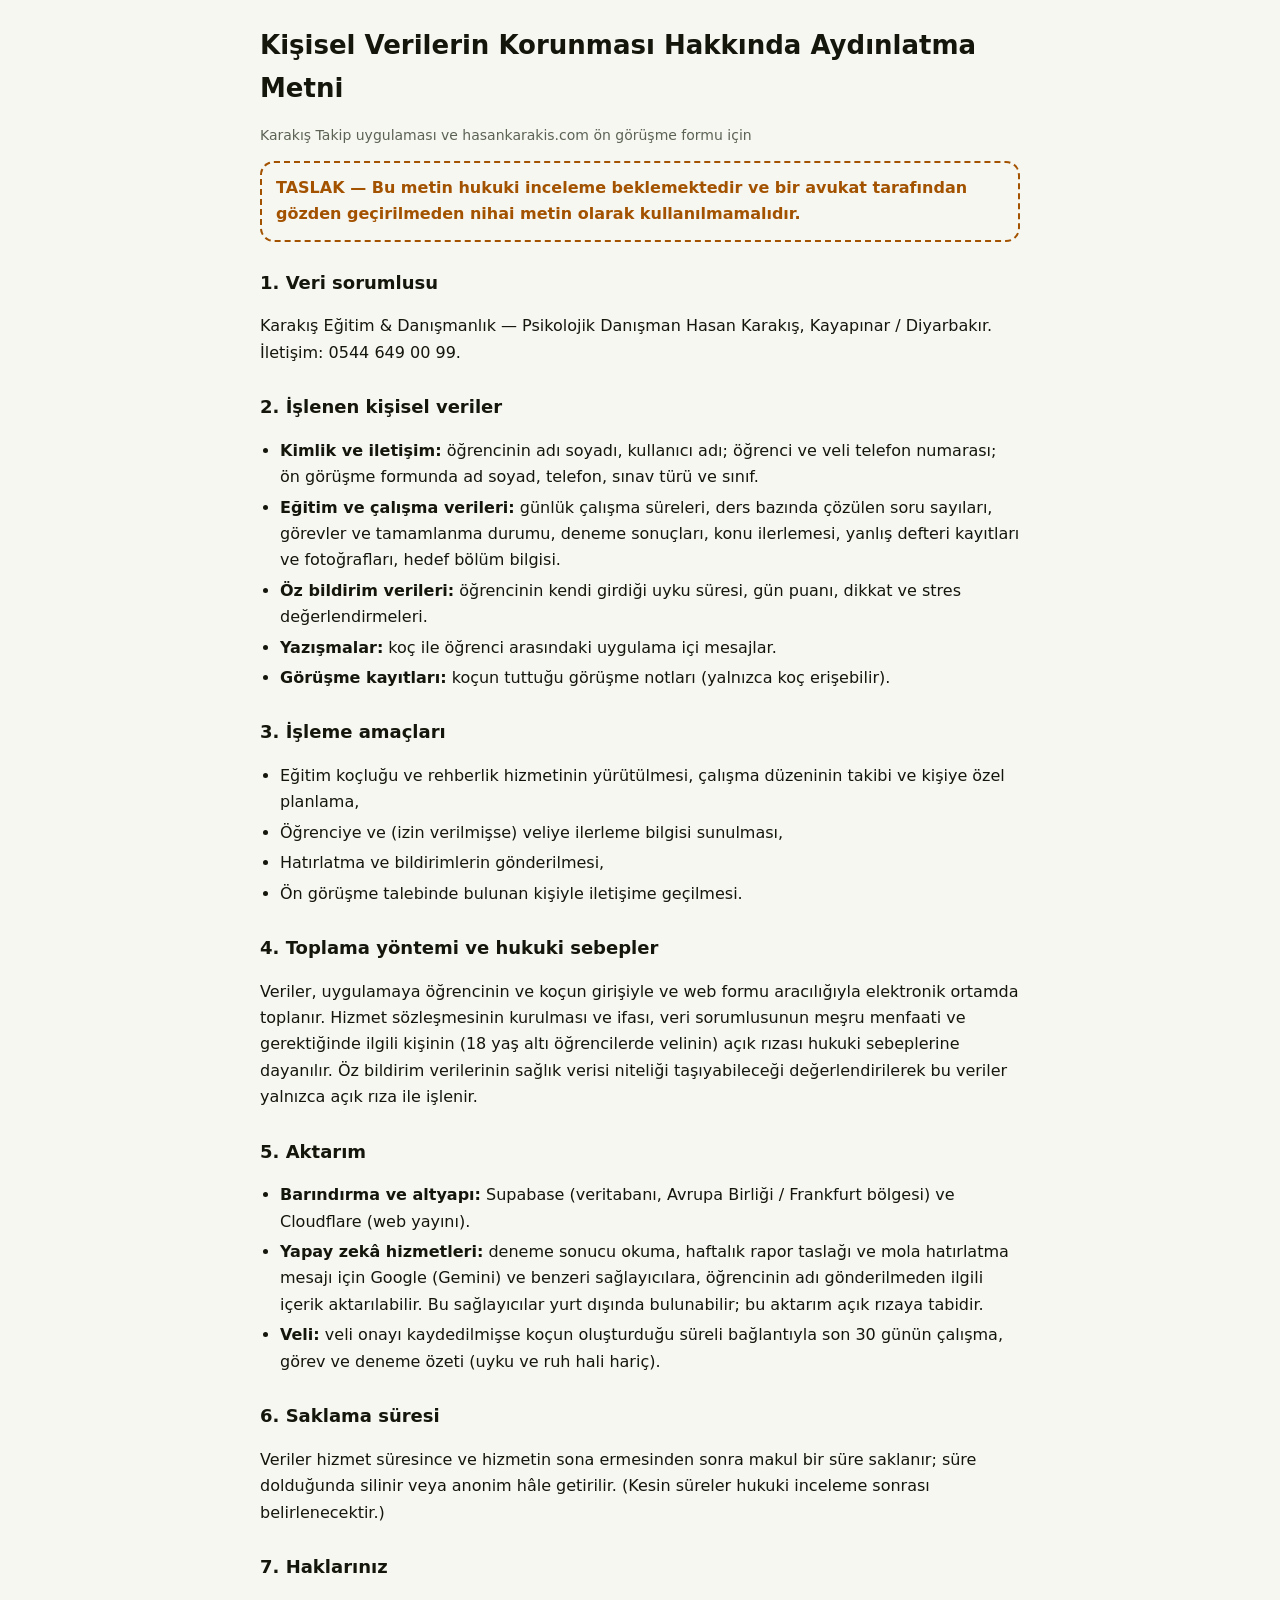
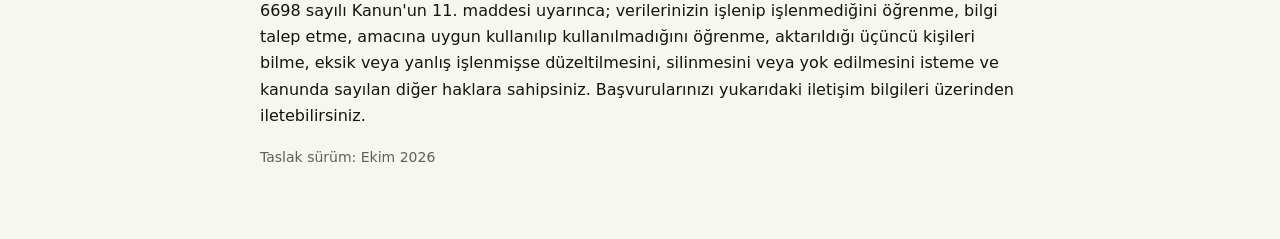
<file: kvkk.html>
<!doctype html>
<html lang="tr">
<head>
<meta charset="utf-8">
<meta name="viewport" content="width=device-width,initial-scale=1">
<meta name="robots" content="noindex">
<title>Aydınlatma metni (taslak) · Karakış Takip</title>
<link rel="icon" href="icon-192.png">
<style>
:root{--ink:#14160c;--mute:#5c6355;--line:#e4e6dc;--bg:#f6f7f1;--warn:#a35200}
body{margin:0;background:var(--bg);color:var(--ink);font:16px/1.65 system-ui,-apple-system,"Segoe UI",Roboto,sans-serif}
main{max-width:760px;margin:0 auto;padding:24px 16px 56px}h1{font-size:26px;margin:0 0 6px}h2{font-size:18px;margin:26px 0 6px}
.draft{border:2px dashed var(--warn);color:var(--warn);border-radius:14px;padding:12px 14px;margin:14px 0 20px;font-weight:600}
ul{padding-left:20px}li{margin:4px 0}.note{color:var(--mute);font-size:14px}
</style>
</head>
<body>
<main>
<h1>Kişisel Verilerin Korunması Hakkında Aydınlatma Metni</h1>
<p class="note">Karakış Takip uygulaması ve hasankarakis.com ön görüşme formu için</p>
<div class="draft">TASLAK — Bu metin hukuki inceleme beklemektedir ve bir avukat tarafından gözden geçirilmeden nihai metin olarak kullanılmamalıdır.</div>

<h2>1. Veri sorumlusu</h2>
<p>Karakış Eğitim &amp; Danışmanlık — Psikolojik Danışman Hasan Karakış, Kayapınar / Diyarbakır. İletişim: 0544 649 00 99.</p>

<h2>2. İşlenen kişisel veriler</h2>
<ul>
<li><b>Kimlik ve iletişim:</b> öğrencinin adı soyadı, kullanıcı adı; öğrenci ve veli telefon numarası; ön görüşme formunda ad soyad, telefon, sınav türü ve sınıf.</li>
<li><b>Eğitim ve çalışma verileri:</b> günlük çalışma süreleri, ders bazında çözülen soru sayıları, görevler ve tamamlanma durumu, deneme sonuçları, konu ilerlemesi, yanlış defteri kayıtları ve fotoğrafları, hedef bölüm bilgisi.</li>
<li><b>Öz bildirim verileri:</b> öğrencinin kendi girdiği uyku süresi, gün puanı, dikkat ve stres değerlendirmeleri.</li>
<li><b>Yazışmalar:</b> koç ile öğrenci arasındaki uygulama içi mesajlar.</li>
<li><b>Görüşme kayıtları:</b> koçun tuttuğu görüşme notları (yalnızca koç erişebilir).</li>
</ul>

<h2>3. İşleme amaçları</h2>
<ul>
<li>Eğitim koçluğu ve rehberlik hizmetinin yürütülmesi, çalışma düzeninin takibi ve kişiye özel planlama,</li>
<li>Öğrenciye ve (izin verilmişse) veliye ilerleme bilgisi sunulması,</li>
<li>Hatırlatma ve bildirimlerin gönderilmesi,</li>
<li>Ön görüşme talebinde bulunan kişiyle iletişime geçilmesi.</li>
</ul>

<h2>4. Toplama yöntemi ve hukuki sebepler</h2>
<p>Veriler, uygulamaya öğrencinin ve koçun girişiyle ve web formu aracılığıyla elektronik ortamda toplanır. Hizmet sözleşmesinin kurulması ve ifası, veri sorumlusunun meşru menfaati ve gerektiğinde ilgili kişinin (18 yaş altı öğrencilerde velinin) açık rızası hukuki sebeplerine dayanılır. Öz bildirim verilerinin sağlık verisi niteliği taşıyabileceği değerlendirilerek bu veriler yalnızca açık rıza ile işlenir.</p>

<h2>5. Aktarım</h2>
<ul>
<li><b>Barındırma ve altyapı:</b> Supabase (veritabanı, Avrupa Birliği / Frankfurt bölgesi) ve Cloudflare (web yayını).</li>
<li><b>Yapay zekâ hizmetleri:</b> deneme sonucu okuma, haftalık rapor taslağı ve mola hatırlatma mesajı için Google (Gemini) ve benzeri sağlayıcılara, öğrencinin adı gönderilmeden ilgili içerik aktarılabilir. Bu sağlayıcılar yurt dışında bulunabilir; bu aktarım açık rızaya tabidir.</li>
<li><b>Veli:</b> veli onayı kaydedilmişse koçun oluşturduğu süreli bağlantıyla son 30 günün çalışma, görev ve deneme özeti (uyku ve ruh hali hariç).</li>
</ul>

<h2>6. Saklama süresi</h2>
<p>Veriler hizmet süresince ve hizmetin sona ermesinden sonra makul bir süre saklanır; süre dolduğunda silinir veya anonim hâle getirilir. (Kesin süreler hukuki inceleme sonrası belirlenecektir.)</p>

<h2>7. Haklarınız</h2>
<p>6698 sayılı Kanun'un 11. maddesi uyarınca; verilerinizin işlenip işlenmediğini öğrenme, bilgi talep etme, amacına uygun kullanılıp kullanılmadığını öğrenme, aktarıldığı üçüncü kişileri bilme, eksik veya yanlış işlenmişse düzeltilmesini, silinmesini veya yok edilmesini isteme ve kanunda sayılan diğer haklara sahipsiniz. Başvurularınızı yukarıdaki iletişim bilgileri üzerinden iletebilirsiniz.</p>

<p class="note">Taslak sürüm: Ekim 2026</p>
</main>
</body>
</html>
</file>
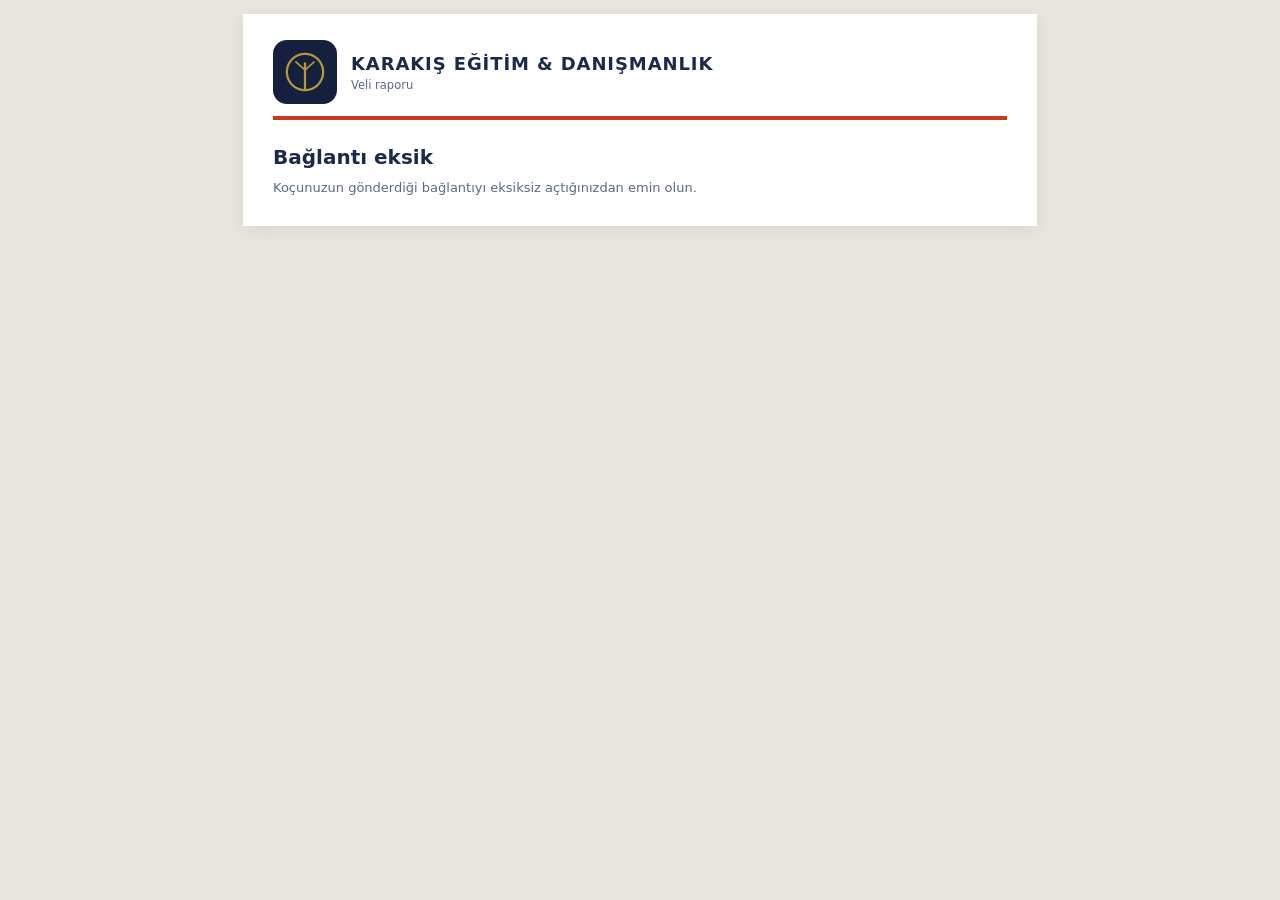
<file: veli.html>
<!doctype html>
<html lang="tr">
<head>
<meta charset="utf-8">
<meta name="viewport" content="width=device-width,initial-scale=1">
<meta name="robots" content="noindex,nofollow">
<meta name="referrer" content="no-referrer">
<title>Veli raporu · Karakış Takip</title>
<link rel="icon" href="icon-192.png">
<style>
body{margin:0;background:#e9e6df;color:#1B2A4A;font:15px/1.5 system-ui,-apple-system,"Segoe UI",Roboto,sans-serif}
.load{max-width:794px;margin:40px auto;padding:0 16px;color:#5C6785}
.pg.msg{text-align:left}.pg.msg h2{margin:22px 0 6px;font-size:20px}.pg.msg p{color:#5C6785;margin:0 0 6px}
.after{max-width:794px;margin:0 auto 28px;padding:0 16px;color:#5C6785;font-size:12.5px}.after a{color:#C93A20}
</style>
</head>
<body>
<main id="app"><p class="load">Rapor hazırlanıyor…</p></main>
<script src="js/vendor/supabase.js?v=2.117.1"></script>
<script src="js/vp-charts.js?v=202611071204"></script>
<script src="js/veli.js?v=202611071204"></script>
</body>
</html>
</file>
<file: styles.css>
:root{--idle:#6b738c;--gold:var(--acc);--navy:var(--press);--fb:"Space Grotesk",system-ui,sans-serif;--fd:"Space Grotesk",system-ui,sans-serif;
box-sizing:border-box;padding-top:env(safe-area-inset-top,0px);padding-bottom:env(safe-area-inset-bottom,0px)}
:root[data-theme="dark"]{--cream:#0B1020;--card:#121A33;--line:#27325C;--ink:#EAF0FF;--mute:#9AA7CC;--acc:#3EE6B0;--acc-ink:#06231B;--navy2:#8B7CFF;--goldsoft:#1C3A3A;--hero-bg:linear-gradient(145deg,#18224A,#0F1730);--hero-ink:#EAF0FF;--hero-sub:#9AA7CC;--hbtn:#3EE6B0;--hbtn-ink:#06231B;--press:#1C2547;--press-ink:#3EE6B0;--ok:#3EE6B0;--warn:#FFB84D;--glow:0 0 26px rgba(62,230,176,.45)}
:root[data-theme="light"]{--cream:#FFF4E2;--card:#fff;--line:#F0E4CF;--ink:#1B2A4A;--mute:#5C6785;--acc:#C93A20;--acc-ink:#fff;--navy2:#1B2A4A;--goldsoft:#FFE3D8;--hero-bg:#C93A20;--hero-ink:#fff;--hero-sub:#FFE3D8;--hbtn:#fff;--hbtn-ink:#A92D16;--press:#1B2A4A;--press-ink:#fff;--ok:#2F7D57;--warn:#B35F00;--glow:0 10px 24px rgba(201,58,32,.35);--fb:Nunito,system-ui,sans-serif;--fd:Nunito,system-ui,sans-serif}
*{box-sizing:border-box}html{scroll-padding-top:env(safe-area-inset-top,0px)}
body{margin:0;background:var(--cream);color:var(--ink);font:16px/1.5 var(--fb),system-ui,sans-serif}
h1,h2,.big{font-family:var(--fd);margin:0}
.wrap{max-width:760px;margin:0 auto;padding:16px 16px 40px}
header{display:flex;justify-content:space-between;align-items:center;gap:12px;margin-bottom:14px}
header h1{font-size:20px}header small{color:var(--mute);display:block;font:400 13px var(--fb)}
.tabs{display:flex;background:var(--card);border:1px solid var(--line);border-radius:999px;padding:3px}
.tabs button{border:0;background:none;color:var(--mute);font:600 14px var(--fb);padding:8px 14px;border-radius:999px;cursor:pointer}
.tabs button[aria-selected=true]{background:var(--acc);color:var(--acc-ink)}
button:focus-visible,select:focus-visible,input:focus-visible{outline:3px solid var(--gold);outline-offset:2px}
.hero{background:var(--hero-bg);color:var(--hero-ink);border-radius:26px;padding:22px 20px;margin-bottom:14px;border:1px solid var(--line);box-shadow:0 14px 34px rgba(0,0,0,.18)}
.hero .st{display:flex;align-items:center;gap:8px;color:var(--hero-sub);font-weight:700}
.dot{width:11px;height:11px;border-radius:50%;background:var(--idle);flex:none}
.dot.study{background:#4fc08d;box-shadow:0 0 0 5px rgba(79,192,141,.25)}.dot.break{background:#f0a73a}.dot.done{background:var(--gold)}
.big{font-weight:700;font-size:64px;line-height:1.1;margin:8px 0 2px;font-variant-numeric:tabular-nums}
.sub{color:var(--hero-sub);font-size:14px}
.acts{display:grid;grid-template-columns:1fr 1fr;gap:10px;margin-top:18px}
.acts .full{grid-column:1/-1}
.btn{border:0;border-radius:16px;padding:15px 12px;font:700 16px var(--fb);cursor:pointer;background:var(--acc);color:var(--acc-ink);transition:transform .15s ease,box-shadow .2s ease}
.btn:hover{transform:translateY(-2px)}
.hero .btn{background:var(--hbtn);color:var(--hbtn-ink);min-height:62px;font-size:19px;box-shadow:var(--glow)}
.hero .btn.full{animation:glow 2.8s ease-in-out infinite}
.hero .btn.alt{background:transparent;color:var(--hero-ink);border:1.5px solid var(--hero-sub);box-shadow:none}
.btn:active{transform:scale(.96)}
.card{background:var(--card);border:1px solid var(--line);border-radius:22px;padding:16px;margin-bottom:14px}
.card h2{font-size:17px;margin-bottom:10px}
.chips{display:flex;flex-wrap:wrap;gap:8px}
.chip{border:1.5px solid var(--line);background:transparent;color:var(--ink);border-radius:999px;padding:9px 14px;min-height:40px;font:600 14px var(--fb);cursor:pointer;transition:transform .15s ease,border-color .2s ease}
.chip:hover{border-color:var(--acc)}.chip:active{transform:scale(.95)}
.chip[aria-pressed=true]{background:var(--press);color:var(--press-ink);border-color:var(--acc)}
.row{display:flex;gap:10px;align-items:end;flex-wrap:wrap;margin-top:12px}
.row label{font-size:13px;color:var(--mute);display:flex;flex-direction:column;gap:4px}
input,select{font:600 16px var(--fb);padding:10px;border-radius:10px;border:1.5px solid var(--line);background:var(--cream);color:var(--ink);width:96px}
select{width:auto}
.stats{display:grid;grid-template-columns:repeat(3,1fr);gap:10px;margin-bottom:14px}
.stat{background:var(--card);border:1px solid var(--line);border-radius:18px;padding:12px}
.stat b{font:700 22px var(--fd);display:block}.stat span{font-size:13px;color:var(--mute)}
.tl{list-style:none;margin:0;padding:0}.tl li{display:flex;gap:12px;padding:6px 0;border-bottom:1px dashed var(--line);font-size:15px}
.tl time{color:var(--mute);font-variant-numeric:tabular-nums;min-width:46px}
.empty{color:var(--mute);font-size:15px}
.mood{display:flex;gap:8px}.mood .chip{padding:7px 12px}
.sum{display:grid;grid-template-columns:repeat(4,1fr);gap:8px;margin-bottom:14px}
.grid{display:grid;grid-template-columns:repeat(auto-fill,minmax(210px,1fr));gap:10px}
.s{background:var(--card);border:1px solid var(--line);border-radius:14px;padding:12px;text-align:left;font:inherit;color:inherit;cursor:pointer;width:100%;display:block}.s:hover{border-color:var(--gold)}.s .h{font:700 16px var(--fb);display:flex;align-items:center;gap:8px}.s .sp{font-size:13px;color:var(--mute)}.back{border:0;background:none;color:var(--ink);font:700 15px var(--fb);cursor:pointer;padding:6px 0;margin-bottom:8px}.subj{display:flex;justify-content:space-between;padding:6px 0;border-bottom:1px dashed var(--line);font-size:15px}
.s.live{border-color:var(--gold);box-shadow:0 0 0 2px var(--goldsoft)}
.s .n{display:flex;justify-content:space-between;margin-top:8px;font-size:14px;font-weight:600}
.bar{height:6px;background:var(--line);border-radius:6px;margin-top:8px;overflow:hidden}.bar i{display:block;height:100%;background:var(--gold)}
.note{font-size:13px;color:var(--mute);margin-top:18px}
body.offl::before{content:"⚠️ Kaydedilemedi — bağlantını kontrol et. Verilerin cihazında duruyor, bağlantı gelince otomatik gönderilecek.";position:fixed;left:0;right:0;top:0;z-index:60;padding:8px 14px;background:#C93A20;color:#fff;font-size:13px;text-align:center}
.link{background:none;border:0;color:var(--mute);text-decoration:underline;font:inherit;font-size:13px;cursor:pointer;padding:0}
.gl{display:flex;justify-content:space-between;font-size:14px;margin-top:10px}textarea{width:100%;font:16px var(--fb),sans-serif;padding:10px;border-radius:10px;border:1.5px solid var(--line);background:var(--cream);color:var(--ink);min-height:70px;resize:vertical}.nt{padding:8px 0;border-bottom:1px dashed var(--line);font-size:15px}.nt time{display:block;color:var(--mute);font-size:12px}
.rb{display:flex;justify-content:space-between;gap:10px;width:100%;background:none;border:0;border-bottom:1px dashed var(--line);padding:9px 0;font:inherit;font-size:15px;color:inherit;cursor:pointer;text-align:left}.rb span:last-child{color:var(--mute);text-align:right}
@media (max-width:480px){.big{font-size:52px}.sum{grid-template-columns:repeat(2,1fr)}}
#splash{position:fixed;inset:0;z-index:99;display:flex;flex-direction:column;align-items:center;justify-content:center;gap:15px;overflow:hidden;background:radial-gradient(ellipse at 50% 44%,#1b3156 0%,#101a31 42%,#070d19 100%);color:#f8f5ed;animation:sOut .85s cubic-bezier(.7,0,.2,1) 3.15s forwards;pointer-events:none;isolation:isolate}
#splash:before{content:"";position:absolute;width:min(76vw,520px);aspect-ratio:1;border-radius:50%;background:radial-gradient(circle,rgba(201,165,92,.19),rgba(201,165,92,.04) 42%,transparent 70%);filter:blur(8px);animation:corePulse 2.8s ease-in-out both}
#splash:after{content:"";position:absolute;inset:-30%;background:repeating-conic-gradient(from 0deg at 50% 45%,transparent 0deg 11deg,rgba(226,201,142,.055) 11.2deg 11.6deg,transparent 12deg 24deg);mask-image:radial-gradient(ellipse at center,#000 0%,transparent 68%);animation:raySpin 18s linear infinite}
#splash .splash-mark{position:relative;z-index:1;width:clamp(112px,25vw,154px);aspect-ratio:1;filter:drop-shadow(0 0 22px rgba(226,201,142,.22));animation:markIn 1.2s cubic-bezier(.16,1,.3,1) .1s both}
#splash .ring{stroke-dasharray:314;stroke-dashoffset:314;animation:draw 1.5s cubic-bezier(.2,.8,.2,1) .25s forwards}
#splash .orbit{transform-origin:60px 60px;animation:orbit 5s linear infinite}
#splash .spark{transform-box:fill-box;transform-origin:center;animation:spark 1.8s ease-in-out infinite alternate}
#splash .nm{position:relative;z-index:1;font:700 clamp(27px,6vw,36px) var(--fd);letter-spacing:.11em;text-transform:uppercase;color:#f8f5ed;animation:fadeUp .85s cubic-bezier(.2,.8,.2,1) .75s both}
#splash .nm b{color:#e2c98e;font-weight:700}
#splash .tagline{position:relative;z-index:1;max-width:88vw;text-align:center;color:#c8d2e4;font:500 11px/1.6 var(--fb);letter-spacing:.19em;text-transform:uppercase;animation:fadeUp .85s ease 1.15s both}
#splash .loading-line{position:relative;z-index:1;width:92px;height:2px;margin-top:10px;overflow:hidden;background:rgba(226,201,142,.18);border-radius:9px;animation:fadeUp .6s ease 1.3s both}
#splash .loading-line:after{content:"";display:block;width:45%;height:100%;background:#e2c98e;box-shadow:0 0 12px #e2c98e;animation:loadSweep 1.35s ease-in-out .1s infinite}
body.intro main>*{animation:rise .7s cubic-bezier(.2,.8,.2,1) both;animation-delay:3s}
body.intro main>*:nth-child(2){animation-delay:3.08s}body.intro main>*:nth-child(3){animation-delay:3.16s}body.intro main>*:nth-child(n+4){animation-delay:3.24s}
@keyframes markIn{from{opacity:0;transform:translateY(18px) scale(.72) rotate(-12deg)}to{opacity:1;transform:none}}
@keyframes corePulse{0%{opacity:0;transform:scale(.72)}45%{opacity:1;transform:scale(1.06)}100%{opacity:.78;transform:scale(1)}}
@keyframes raySpin{to{transform:rotate(360deg)}}
@keyframes orbit{to{transform:rotate(360deg)}}
@keyframes spark{from{opacity:.35;transform:scale(.7)}to{opacity:1;transform:scale(1.25)}}
@keyframes loadSweep{0%{transform:translateX(-110%)}100%{transform:translateX(240%)}}
:root[data-theme="light"] #splash{background:radial-gradient(ellipse at 50% 44%,#233c62 0%,#111d35 48%,#080e1a 100%)}
.themebtn{border:1px solid var(--line);background:var(--card);color:var(--ink);border-radius:999px;font:700 13px var(--fb);padding:7px 12px;min-height:36px;cursor:pointer}
@keyframes sOut{to{opacity:0;visibility:hidden}}@keyframes draw{to{stroke-dashoffset:0}}@keyframes fadeUp{from{opacity:0;transform:translateY(14px)}to{opacity:1;transform:none}}
@keyframes rise{from{opacity:0;transform:translateY(24px)}to{opacity:1;transform:none}}@keyframes sunUp{from{transform:translateY(130px) scale(.6);opacity:0}to{transform:none;opacity:1}}
@keyframes glow{0%,100%{box-shadow:var(--glow)}50%{box-shadow:0 0 0 rgba(0,0,0,0)}}
@media (prefers-reduced-motion:reduce){*{transition:none!important;animation:none!important}#splash{display:none}}
.bnav{position:fixed;left:0;right:0;bottom:0;z-index:50;display:flex;justify-content:space-around;gap:4px;background:var(--card);border-top:1px solid var(--line);padding:6px 6px calc(8px + env(safe-area-inset-bottom))}
.bnav button{flex:1;border:0;background:none;color:var(--mute);font:600 12px var(--fb);min-height:52px;border-radius:14px;display:flex;flex-direction:column;align-items:center;justify-content:center;gap:2px;cursor:pointer}
.bnav button span{font-size:20px;line-height:1}.bnav button[aria-current=true]{color:var(--acc);background:var(--goldsoft)}
body.stu .wrap{padding-bottom:100px}
.tk{display:flex;align-items:center;gap:10px;padding:9px 0;border-bottom:1px dashed var(--line)}
.tkb{width:32px;height:32px;border-radius:10px;border:2px solid var(--line);background:none;color:var(--acc-ink);font:800 16px var(--fb);cursor:pointer;flex:none}.tkb[aria-pressed=true]{background:var(--acc);border-color:var(--acc)}
.tkt{flex:1;min-width:0;display:flex;flex-direction:column}.tkt small{color:var(--mute);font-size:13px}.tk.done .tkt b{text-decoration:line-through;color:var(--mute)}
.tkd{font:700 12px var(--fb);color:var(--mute);margin:12px 0 2px;text-transform:uppercase;letter-spacing:.5px}
.chat{display:flex;flex-direction:column;gap:8px;max-height:46vh;overflow:auto;margin-bottom:10px}
.cm{padding:9px 12px;border-radius:14px;max-width:88%;white-space:pre-wrap;font-size:15px;line-height:1.4}.cm.me{align-self:flex-end;background:var(--acc);color:var(--acc-ink)}.cm.ai{align-self:flex-start;background:var(--cream);border:1px solid var(--line)}
.bdg{display:grid;grid-template-columns:repeat(auto-fill,minmax(110px,1fr));gap:8px}.bd{border:1px solid var(--line);border-radius:14px;padding:10px;text-align:center;font-size:13px;opacity:.4}.bd.on{opacity:1;border-color:var(--acc)}.bd b{display:block;font-size:26px}

/* Hedef yolculuğu */
.road .rdh{font-size:15px;margin:2px 0 4px}.road .rdn{float:right;color:var(--mute);font-size:13px}
.rd{position:relative;margin:26px 10px 4px}
.rdt{position:relative;height:12px;border-radius:99px;background:var(--line)}
.rdt u{position:absolute;top:50%;width:2px;height:12px;background:var(--cream);transform:translate(-50%,-50%);opacity:.6;z-index:2}
.rdf{position:absolute;left:0;top:0;bottom:0;border-radius:99px;width:calc(var(--p)*1%);background:linear-gradient(90deg,var(--navy2),var(--acc));animation:rdg 1.6s cubic-bezier(.2,.8,.2,1) both}
.rda{position:absolute;top:50%;left:calc(var(--p)*1%);transform:translate(-50%,-62%);font-size:26px;line-height:1;animation:rda 1.6s cubic-bezier(.2,.8,.2,1) both;z-index:3}
.rdi{display:inline-block}.rdi.bump{animation:hop .8s ease}
.rda .fl{position:absolute;right:100%;top:50%;width:26px;height:6px;border-radius:99px;background:linear-gradient(270deg,rgba(255,160,60,.9),transparent);transform:translateY(-50%);opacity:.0}
.road.live .rda .fl{opacity:1;animation:flame .5s ease-in-out infinite alternate}
.rda .plus{position:absolute;left:50%;bottom:100%;white-space:nowrap;font-size:13px;color:var(--ok);animation:flt 1.8s ease-out forwards}
.road.still .rdf,.road.still .rda{animation:none}
.rdm{display:flex;justify-content:space-between;margin-top:12px;font-size:13px;color:var(--mute)}
.rdc{display:flex;flex-wrap:wrap;gap:6px 16px;margin-top:10px;padding-top:10px;border-top:1px solid var(--line);font-size:14px}
@keyframes rdg{from{width:0}}@keyframes rda{from{left:0}}
@keyframes hop{0%,100%{transform:translateY(0) scale(1)}40%{transform:translateY(-14px) scale(1.25)}}
@keyframes flame{from{transform:translateY(-50%) scaleX(.55)}to{transform:translateY(-50%) scaleX(1)}}
@keyframes flt{0%{opacity:0;transform:translate(-50%,6px)}20%{opacity:1}100%{opacity:0;transform:translate(-50%,-22px)}}

/* Next-gen dashboard refresh */
:root{--panel-shadow:0 16px 44px rgba(10,20,48,.07)}
body{background:radial-gradient(ellipse at 80% 0%,rgba(139,124,255,.055),transparent 35%),var(--cream)}
body:has(.side-nav) .wrap{max-width:none;width:100%;margin:0;padding:22px 28px 40px 260px}
body:has(.side-nav) header{max-width:1480px;margin:0 auto 18px;padding:0 0 16px;border-bottom:1px solid var(--line)}
header h1{font-size:19px;letter-spacing:-.04em}header small{letter-spacing:.01em}
#app{max-width:1480px;margin:0 auto}
.dashboard-shell{display:block}
.dashboard-main{min-width:0;max-width:1180px;width:100%;margin:0 auto}
.side-nav{position:fixed;z-index:40;left:0;top:0;bottom:0;width:236px;padding:26px 14px 18px;background:var(--card);border-right:1px solid var(--line);display:flex;flex-direction:column;gap:7px}
.side-brand{display:flex;align-items:center;gap:11px;padding:5px 10px 25px}
.brand-mark{width:40px;height:40px;border-radius:14px;display:grid;place-items:center;background:linear-gradient(145deg,#243b67,#10192f);color:#e2c98e;font:800 24px var(--fd);box-shadow:0 7px 18px rgba(15,25,50,.2)}
.side-brand b{display:block;font-size:13px;letter-spacing:.13em}.side-brand small{display:block;color:var(--mute);font-size:10px;letter-spacing:.14em;margin-top:2px}
.side-label{padding:7px 12px;color:var(--mute);font-size:10px;font-weight:800;letter-spacing:.13em}
.side-nav>button{display:flex;align-items:center;gap:12px;width:100%;min-height:46px;border:0;border-radius:13px;background:transparent;color:var(--mute);padding:10px 13px;text-align:left;font:600 14px var(--fb);cursor:pointer;transition:background .18s,color .18s}
.side-nav>button>span:first-child{width:22px;text-align:center;font-size:18px}
.side-nav>button:hover,.side-nav>button[aria-current=true]{background:var(--goldsoft);color:var(--acc)}
.nav-label{flex:1}.nav-dot{width:6px;height:6px;border-radius:50%;background:var(--acc)}
.side-foot{margin-top:auto;display:flex;align-items:center;gap:10px;padding:14px 8px 0;border-top:1px solid var(--line)}
.side-avatar{width:36px;height:36px;display:grid;place-items:center;border-radius:50%;background:var(--goldsoft);color:var(--acc);font-weight:800}
.side-foot b,.side-foot small{display:block}.side-foot b{font-size:12px;max-width:145px;overflow:hidden;text-overflow:ellipsis;white-space:nowrap}.side-foot small{font-size:11px;color:var(--mute)}
.page-intro{display:flex;align-items:center;justify-content:space-between;gap:16px;margin:4px 0 20px}
.page-intro h1{font-size:clamp(26px,3vw,36px);letter-spacing:-.055em;margin:3px 0 4px}.page-intro p{margin:0;color:var(--mute);font-size:14px}
.eyebrow{color:var(--acc);font-size:10px;font-weight:800;letter-spacing:.15em;margin-bottom:5px}
.status-pill,.count-pill{display:inline-flex;align-items:center;gap:7px;padding:8px 11px;border-radius:99px;background:var(--card);border:1px solid var(--line);font-size:11px;color:var(--mute);white-space:nowrap}
.status-pill i{width:7px;height:7px;border-radius:50%;background:var(--ok);box-shadow:0 0 0 4px var(--goldsoft)}
.card,.stat,.hero{box-shadow:var(--panel-shadow)}
.card{border-radius:20px;padding:20px;scroll-margin-top:24px}.card h2{font-size:18px;letter-spacing:-.025em}
.hero{border-radius:24px;padding:25px}.stats{gap:12px}.stat{border-radius:17px;padding:15px}.stat b{font-size:24px}
.sum{gap:12px}.s{border-radius:18px;padding:16px;transition:transform .18s,border-color .18s,box-shadow .18s}.s:hover{transform:translateY(-2px);box-shadow:var(--panel-shadow)}
.coach-section{scroll-margin-top:24px;margin-bottom:20px}.section-heading{display:flex;align-items:center;justify-content:space-between;margin:10px 0 13px}.section-heading h2{font-size:24px;letter-spacing:-.04em;margin:0}
.activity-card{border:1px solid var(--line);border-radius:22px;background:var(--card);padding:20px;margin-bottom:16px;box-shadow:var(--panel-shadow)}
.activity-top{display:flex;justify-content:space-between;align-items:start;gap:12px}.activity-top h2{font-size:19px;letter-spacing:-.03em}.activity-top p{font-size:13px;color:var(--mute);margin:4px 0 0}
.activity-icon{display:grid;place-items:center;width:36px;height:36px;border-radius:12px;background:var(--goldsoft);color:var(--acc);font-size:20px}
.activity-metrics{display:grid;grid-template-columns:repeat(3,minmax(0,1fr));gap:10px;margin:20px 0 10px}.activity-metrics>div{padding:11px 12px;background:var(--cream);border-radius:13px;min-width:0}
.activity-metrics small{display:block;font-size:11px;color:var(--mute)}.activity-metrics b{display:block;font-size:18px;margin-top:3px;overflow-wrap:anywhere}.activity-metrics b small{display:inline;font-size:11px}
.week-bars{display:grid;grid-template-columns:repeat(7,minmax(0,1fr));gap:10px;height:112px;align-items:end;padding:8px 3px 0}
.week-col{height:100%;display:flex;flex-direction:column;align-items:center;justify-content:end;gap:7px;min-width:0}.week-track{height:86px;width:min(100%,28px);display:flex;align-items:end;overflow:hidden;border-radius:8px 8px 4px 4px;background:var(--cream)}
.week-track i{display:block;width:100%;min-height:2px;border-radius:8px 8px 3px 3px;background:linear-gradient(180deg,#a99cff,#6654d9);transition:height .4s ease}
.week-col small{font-size:10px;color:var(--mute);text-transform:capitalize}
.activity-legend{display:flex;justify-content:space-between;gap:8px;border-top:1px solid var(--line);padding-top:12px;margin-top:8px;color:var(--mute);font-size:11px}.activity-legend span:first-child{display:flex;align-items:center;gap:7px}.activity-legend i{width:8px;height:8px;border-radius:3px;background:#8572f2}
.goal-editor{border-color:rgba(139,124,255,.35);background:linear-gradient(145deg,var(--card),color-mix(in srgb,var(--card) 88%,#8b7cff 12%))}
.goal-editor-head{display:flex;align-items:center;gap:12px;margin-bottom:14px}.goal-editor-head h2{margin:0}.goal-emblem{width:45px;height:45px;border-radius:15px;display:grid;place-items:center;background:linear-gradient(145deg,#8875f5,#5541c9);color:white;font-size:22px;box-shadow:0 7px 18px rgba(105,83,220,.25)}
.goal-grid{display:grid;grid-template-columns:repeat(3,minmax(0,1fr));gap:10px;margin:14px 0}
.goal-type{display:flex;align-items:center;gap:9px;min-width:0;position:relative;text-align:left;padding:12px 10px;border-radius:15px;border:1px solid var(--line);background:var(--cream);color:var(--ink);cursor:pointer;transition:.18s;font:inherit}
.goal-type:hover{transform:translateY(-1px);border-color:#8875f5}.goal-type.selected{border-color:#8875f5;background:var(--goldsoft);box-shadow:0 0 0 2px rgba(136,117,245,.12)}
.goal-icon{width:30px;height:30px;flex:none;border-radius:10px;display:grid;place-items:center;background:rgba(136,117,245,.15);color:#8875f5;font-size:17px}
.goal-type b,.goal-type small{display:block}.goal-type b{font-size:13px}.goal-type small{font-size:10px;color:var(--mute);margin-top:2px}.goal-check{margin-left:auto;font-size:16px;color:var(--acc);font-weight:800}
.goal-editor input{width:100%;min-width:0}.goal-editor .row label{flex:1;min-width:120px}.goal-editor .row input{min-width:0}
#coach-overview .sum .stat:first-child{border-top:2px solid #3ee6b0}#coach-overview .sum .stat:nth-child(2){border-top:2px solid #ffbd59}#coach-overview .sum .stat:nth-child(3){border-top:2px solid #8875f5}#coach-overview .sum .stat:nth-child(4){border-top:2px solid #55a7ff}
.note{max-width:1480px;margin:20px auto 0}
@media (max-width:900px){body:has(.side-nav) .wrap{padding:18px 18px 94px}.dashboard-shell{display:block}.side-nav{top:auto;bottom:0;left:0;right:0;width:auto;height:72px;padding:7px 8px calc(6px + env(safe-area-inset-bottom));border-right:0;border-top:1px solid var(--line);flex-direction:row;align-items:center;justify-content:space-around;gap:4px;background:color-mix(in srgb,var(--card) 94%,transparent);backdrop-filter:blur(16px)}.side-brand,.side-label,.side-foot{display:none}.side-nav>button{flex:1;min-width:0;min-height:52px;display:flex;flex-direction:column;justify-content:center;gap:2px;padding:4px 2px;font-size:10px;border-radius:12px}.side-nav>button>span:first-child{font-size:19px;width:auto}.nav-label{flex:none}.coach-side>button .nav-label{font-size:9px}.page-intro h1{font-size:27px}.page-intro{margin-bottom:15px}}
@media (max-width:560px){body:has(.side-nav) .wrap{padding:14px 12px 94px}body:has(.side-nav) header{padding-bottom:12px}.page-intro{align-items:flex-start}.status-pill{display:none}.activity-card,.card{padding:15px;border-radius:18px}.activity-metrics{gap:6px}.activity-metrics>div{padding:9px}.activity-metrics b{font-size:15px}.week-bars{gap:5px}.goal-grid{gap:6px}.goal-type{padding:9px 6px;gap:5px;flex-wrap:wrap}.goal-icon{width:25px;height:25px}.goal-type small{font-size:9px}.goal-check{font-size:13px}.section-heading h2{font-size:21px}.stats{gap:7px}.stat{padding:10px}.stat b{font-size:20px}}
/* Mobile bottom navigation: keep every tab in its own compact, readable column */
@media (max-width:560px){
  .side-nav{height:calc(70px + env(safe-area-inset-bottom));padding:5px 4px calc(5px + env(safe-area-inset-bottom));gap:3px;justify-content:space-between}
  .side-nav>button{flex:1 1 0;min-width:0;max-width:none;min-height:50px;padding:4px 1px;gap:3px;overflow:hidden}
  .side-nav>button>span:first-child{flex:0 0 auto;font-size:17px;line-height:1.1}
  .side-nav .nav-label{display:block;flex:0 1 auto;min-width:0;max-width:100%;font-size:9px;line-height:1.15;text-align:center;white-space:normal;overflow-wrap:anywhere;word-break:normal}
  .coach-side>button .nav-label{font-size:9px}
  body:has(.side-nav) .wrap{padding-bottom:calc(100px + env(safe-area-inset-bottom))}
}
@media (prefers-reduced-motion:reduce){.s,.side-nav>button,.week-track i{transition:none!important}}


/* ===== Öğrenci arayüzü: siyah + limon teması, yüzen alt menü ===== */
body.stu,body.coach{--gold:var(--acc);--cream:#0a0a0a;--card:#151515;--line:#272727;--ink:#f3f3ee;--mute:#9b9b94;--acc:#d9f24a;--acc-ink:#12160a;--goldsoft:#252a10;--hero-bg:linear-gradient(160deg,#1d2209,#131313 70%);--hero-ink:#f3f3ee;--hero-sub:#a7ab94;--hbtn:#d9f24a;--hbtn-ink:#12160a;--press:#1f1f1f;--press-ink:#d9f24a;--ok:#d9f24a;--warn:#ffb84d;--glow:0 0 26px rgba(217,242,74,.32);--panel-shadow:none}
:root[data-theme="light"] body.stu,:root[data-theme="light"] body.coach{--gold:var(--acc);--cream:#f4f5ec;--card:#fff;--line:#e3e6d2;--ink:#14160c;--mute:#666a54;--acc:#667a00;--acc-ink:#fff;--goldsoft:#eef3c4;--hero-bg:#14160c;--hero-ink:#f3f3ee;--hero-sub:#a9ad95;--hbtn:#d9f24a;--hbtn-ink:#12160a;--press:#eef0dd;--press-ink:#667a00;--glow:0 0 22px rgba(102,122,0,.25)}
body.stu header{display:none}
body.stu .wrap{padding:14px 14px 130px}
.stu-main{max-width:600px;margin:0 auto}
.sh{display:flex;align-items:center;gap:12px;margin:4px 0 16px}
.sh .av{width:52px;height:52px;border-radius:50%;background:var(--acc);color:var(--acc-ink);display:grid;place-items:center;font:800 22px var(--fd);flex:none}
.sh h1{font-size:24px;letter-spacing:-.03em;line-height:1.15}.sh p{margin:2px 0 0;color:var(--mute);font-size:14px}
.sh .fire{margin-left:auto;display:flex;align-items:center;gap:7px;background:var(--card);border:1px solid var(--line);border-radius:999px;padding:9px 15px;font:800 18px var(--fd);white-space:nowrap}
.pg{font:700 28px var(--fd);letter-spacing:-.03em;margin:6px 0 16px;text-align:center}
.qt{position:relative;padding-left:22px}.qt:before{content:"";position:absolute;left:14px;top:18px;bottom:18px;width:4px;border-radius:9px;background:var(--acc)}
.qt h2{font-size:17px;margin:0 0 8px 6px}.qt p{margin:0 0 0 6px;font-size:18px;line-height:1.45}
button.tr{display:flex;align-items:center;gap:16px;width:100%;text-align:left;color:var(--ink);font:inherit;cursor:pointer}
.tr .rg{width:84px;height:84px;border-radius:50%;flex:none;display:grid;place-items:center;background:conic-gradient(var(--acc) calc(var(--p)*1%),var(--line) 0);position:relative}
.tr .rg:before{content:"";position:absolute;inset:8px;border-radius:50%;background:var(--card)}.tr .rg span{position:relative;font:800 20px var(--fd);color:var(--acc)}
.tr h2{font-size:19px;margin:0}.tr p{margin:3px 0 0;font-size:18px;color:var(--mute)}.tr small{color:var(--mute);font-size:13px}
.nets{display:grid;grid-template-columns:repeat(2,1fr);gap:10px;margin-bottom:12px}
.nets>div{background:var(--card);border:1px solid var(--line);border-radius:16px;padding:12px 14px}.nets small{display:block;color:var(--acc);font-weight:700;font-size:13px}.nets b{font:700 22px var(--fd)}
.cd{display:grid;grid-template-columns:repeat(4,1fr);gap:10px;margin-top:10px}
.cd>div{background:var(--cream);border-radius:16px;padding:14px 4px;text-align:center}.cd b{display:block;font:700 34px var(--fd);font-variant-numeric:tabular-nums;line-height:1.1}.cd span{font-size:13px;color:var(--mute)}
.cdh{display:flex;justify-content:space-between;align-items:baseline;gap:8px}.cdh h2{font-size:22px}.cdh small{color:var(--acc);font-weight:600}
.hm{display:grid;grid-auto-flow:column;grid-template-rows:repeat(7,1fr);gap:4px;margin:12px 0 6px}
.hm button{width:100%;aspect-ratio:1;border:0;border-radius:5px;background:#232323;padding:0;min-width:0;cursor:pointer}
:root[data-theme="light"] .hm button{background:#e6e9d3}
.hm button.l1{background:#3d4a14}.hm button.l2{background:#7d9420}.hm button.l3{background:#aac331}.hm button.l4{background:#d9f24a}
:root[data-theme="light"] .hm button.l1{background:#d8e28a}:root[data-theme="light"] .hm button.l2{background:#b3c64a}:root[data-theme="light"] .hm button.l3{background:#8aa21c}:root[data-theme="light"] .hm button.l4{background:#667a00}
.hm button.td{outline:2px solid var(--acc);outline-offset:1px}.hm button.sel{outline:2px solid var(--ink);outline-offset:1px}
.hmw{display:flex;gap:8px}.hmd{display:grid;grid-template-rows:repeat(7,1fr);gap:4px;margin:12px 0 6px;font-size:11px;color:var(--mute);align-items:center}
.hmm{position:relative;height:16px;font-size:12px;color:var(--mute);margin-left:30px}.hmm span{position:absolute}
.hmf{display:flex;justify-content:space-between;align-items:center;color:var(--mute);font-size:13px}.hmf i{display:inline-block;width:14px;height:14px;border-radius:4px;margin:0 2px;vertical-align:-2px}
.pill{position:fixed;left:50%;transform:translateX(-50%);bottom:calc(12px + env(safe-area-inset-bottom));width:min(calc(100% - 24px),520px);height:68px;z-index:60;display:grid;grid-template-columns:1fr 1fr 86px 1fr 1fr;align-items:center;background:var(--card);border:1.5px solid color-mix(in srgb,var(--acc) 38%,transparent);border-radius:999px;padding:0 8px;box-shadow:0 12px 34px rgba(0,0,0,.45)}
.pill .pn{background:none;border:0;color:var(--mute);height:100%;display:grid;place-items:center;cursor:pointer;border-radius:999px}
.pill .pn[aria-current=true]{color:var(--acc)}.pill .pn svg{width:28px;height:28px;stroke:currentColor;fill:none;stroke-width:2;stroke-linecap:round;stroke-linejoin:round}
.pill .fab{width:70px;height:70px;border-radius:50%;background:var(--acc);color:var(--acc-ink);border:0;font:300 42px/1 var(--fb);margin-top:-32px;justify-self:center;display:grid;place-items:center;box-shadow:0 8px 24px color-mix(in srgb,var(--acc) 40%,transparent);cursor:pointer;padding:0 0 4px}
.qa-bg{position:fixed;inset:0;z-index:70;background:rgba(0,0,0,.6);border:0;width:100%;cursor:default}
.qa{position:fixed;left:50%;transform:translateX(-50%);bottom:0;width:min(100%,560px);z-index:71;background:var(--card);border-radius:28px 28px 0 0;padding:12px 16px calc(22px + env(safe-area-inset-bottom));max-height:88vh;overflow:auto;animation:qaUp .25s ease}
@keyframes qaUp{from{transform:translate(-50%,40px);opacity:0}to{transform:translate(-50%,0);opacity:1}}
.qa .grab{width:48px;height:5px;border-radius:9px;background:var(--line);margin:0 auto 16px}.qa h2{font-size:24px;margin:0 0 6px}
.qa-i{display:flex;align-items:center;gap:14px;width:100%;text-align:left;background:var(--cream);border:0;border-radius:18px;padding:16px;margin-top:10px;color:var(--ink);font:inherit;cursor:pointer;min-height:64px}
.qa-i>span:first-child{font-size:24px;width:30px;text-align:center}.qa-i b{display:block;font:600 18px var(--fd)}.qa-i small{display:block;color:var(--mute);font-size:14px;margin-top:2px}.qa-i i{margin-left:auto;color:var(--mute);font-style:normal;font-size:22px}
body.stu .week-track i{background:linear-gradient(180deg,var(--acc),color-mix(in srgb,var(--acc) 55%,#000))}body.stu .activity-legend i{background:var(--acc)}body.stu .activity-icon{background:var(--goldsoft);color:var(--acc)}body.stu .goal-emblem{background:var(--acc);color:var(--acc-ink);box-shadow:none}body.stu .goal-type:hover,body.stu .goal-type.selected{border-color:var(--acc)}body.stu .goal-icon{background:var(--goldsoft);color:var(--acc)}body.stu .goal-editor{border-color:var(--line);background:var(--card)}
.pf{text-align:center;padding:26px 16px}.pf .av2{width:96px;height:96px;margin:0 auto 12px;border-radius:50%;background:var(--acc);color:var(--acc-ink);display:grid;place-items:center;font:800 40px var(--fd)}.pf h2{font-size:26px}
@media (prefers-reduced-motion:reduce){.qa{animation:none}}

/* ===== Tercih robotu ===== */
.tcf{display:grid;grid-template-columns:1fr 1fr;gap:10px;margin-top:10px}.tcf label{display:block;font-size:13px;color:var(--mute)}.tcf input,.tcf select{width:100%;margin-top:4px}
.tcf .wide{grid-column:1/-1}
body.coach .sum,body.coach .stats{display:grid;grid-template-columns:repeat(auto-fit,minmax(110px,1fr));gap:10px}body.coach .stat{min-width:0;overflow-wrap:anywhere}
body.coach .card,body.coach .s{border-radius:20px;background:var(--card);border:1px solid var(--line);box-shadow:none}body.coach .s.live{border-color:var(--acc)}
body.coach .hero{background:var(--hero-bg);color:var(--hero-ink);border:1px solid var(--line);border-radius:24px}body.coach .btn{background:var(--acc);color:var(--acc-ink);border:0;border-radius:14px;font-weight:800}
body.coach .chip[aria-pressed="true"]{background:var(--acc);color:var(--acc-ink);border-color:var(--acc)}
.dcols{column-gap:14px}.dcols>*{break-inside:avoid}
@media(min-width:1000px){.dcols{columns:2}.dcols .card{margin-top:0;margin-bottom:14px}}
details.fold>summary{cursor:pointer;font-weight:800;font-size:16px}details.fold .card{border:0;padding:0;background:none;margin-top:14px}
.ktc{display:flex;align-items:center;gap:10px;padding:7px 0}.ktc b{flex:0 0 112px;font-weight:600;font-size:14px}.ktc .ktpr{flex:1}.ktc em{font-style:normal;color:var(--mute);min-width:38px;text-align:right;font-size:13px}
.av img,.av2 img{width:100%;height:100%;object-fit:cover;border-radius:50%;display:block}.av,.av2{overflow:hidden}.mav{width:30px;height:30px;border-radius:50%;object-fit:cover;flex:none}.big .mav{width:52px;height:52px}
.chr{display:flex;align-items:center;gap:10px;padding:10px 8px;border-radius:14px}.chr.me{background:var(--goldsoft)}.chk{flex:none;width:30px;text-align:center;font-size:20px}.chn{flex:1;min-width:0;display:block;overflow-wrap:anywhere}.chn .ktpr{margin-top:6px}.chv{flex:none;text-align:right;font-weight:700;font-size:15px}.chv small{display:block;font-weight:500;color:var(--mute);font-size:11px}.chl{display:inline-block;width:9px;height:9px;border-radius:50%;background:var(--acc);box-shadow:0 0 8px var(--acc);vertical-align:middle}
.ktbar{display:flex;align-items:center;gap:12px;margin:4px 0 14px}.ktback{width:44px;height:44px;border-radius:50%;border:1px solid var(--line);background:var(--card);color:var(--ink);font-size:20px;cursor:pointer}
.ktseg{display:flex;gap:6px;padding:5px;border:1px solid var(--line);border-radius:18px;background:var(--card)}.ktseg button{flex:1;min-height:48px;border:0;border-radius:14px;background:transparent;color:var(--ink);font:800 17px var(--fb);cursor:pointer}.ktseg button[aria-pressed="true"]{background:var(--acc);color:var(--acc-ink)}
.ktd{display:flex;align-items:center;gap:12px;width:100%;margin-top:10px;padding:20px 16px;border:0;border-radius:18px;background:var(--card);color:var(--ink);font:600 17px var(--fb);text-align:left;cursor:pointer}.ktd b{flex:1;font-weight:600}.ktd em{font-style:normal;color:var(--mute);min-width:40px;text-align:right}.ktd>i{color:var(--acc);font-style:normal}
.ktpr{display:block;height:7px;border-radius:9px;background:var(--line);overflow:hidden}.ktd .ktpr{width:84px}.ktpr i{display:block;height:100%;background:var(--acc);border-radius:9px}.card .ktpr{margin-top:10px}
.ktt{display:flex;align-items:center;gap:14px;width:100%;margin-top:8px;padding:15px 16px;border:0;border-radius:16px;background:var(--card);color:var(--ink);font:500 16px var(--fb);text-align:left;cursor:pointer}.ktck{flex:none;width:26px;height:26px;border-radius:8px;border:2px solid var(--line);display:grid;place-items:center;font-weight:800;color:var(--acc-ink)}.ktt[aria-pressed="true"] .ktck{background:var(--acc);border-color:var(--acc)}.ktt[aria-pressed="true"]>span:last-child{color:var(--mute);text-decoration:line-through}
.tcr{border:1px solid var(--line);border-radius:16px;padding:14px;margin-top:10px;background:var(--card)}
.tcr h3{margin:0;font:600 16px var(--fd);line-height:1.3}.tcr .sub2{color:var(--mute);font-size:13px;margin:3px 0 8px}
.tcr .rw{display:flex;justify-content:space-between;align-items:center;gap:10px}
.bd{display:inline-block;padding:3px 10px;border-radius:99px;font-size:12px;font-weight:700}
.bd.g{background:#1f3b1b;color:#9be36b}.bd.h{background:var(--goldsoft);color:var(--acc)}.bd.r{background:#3f2418;color:#ffb27a}.bd.n{background:var(--line);color:var(--mute)}
:root[data-theme="light"] .bd.g{background:#dff3d3;color:#2c6b0f}:root[data-theme="light"] .bd.r{background:#fde3d3;color:#9a4210}
.tcl{display:flex;align-items:center;gap:8px;padding:9px 0;border-bottom:1px dashed var(--line);font-size:14px}.tcl:last-child{border:0}.tcl b{width:26px;color:var(--acc)}.tcl span{flex:1;min-width:0}
.tcl button{border:0;background:var(--cream);color:var(--ink);border-radius:9px;min-width:34px;min-height:34px;cursor:pointer;font-size:15px}
.pomo{display:flex;align-items:center;justify-content:space-between;gap:10px;margin-top:14px;padding:10px 12px;border:1px solid var(--line,#ffffff22);border-radius:14px;font-size:14px}
.pomo b{font:800 18px var(--fd);color:var(--acc)}
.wg{width:100%;border-collapse:collapse;font-size:13px;text-align:center}
.wg th,.wg td{padding:7px 4px;border-bottom:1px solid var(--line,#ffffff1a)}
.wg thead th{color:var(--mut);font-weight:600}.wg thead th.wgt{color:var(--acc)}
.wg tbody th{text-align:left;font-weight:600;white-space:nowrap;padding-right:8px}
.wg0{color:var(--mut);opacity:.5}.wgok{color:var(--acc);font-weight:800}.wgbad{color:var(--warn);font-weight:800}.wgw{color:var(--mut)}
#who{cursor:pointer;text-decoration:underline dotted}
.ktt.pu[aria-pressed="true"] span,.ktt.pu[aria-pressed="true"] b,.ktt.pu[aria-pressed="true"] small{text-decoration:none!important;opacity:1!important}.ktt.pu[aria-pressed="false"]{opacity:.55}
.ktt.pu[aria-pressed="true"] b{color:var(--ink,#fff)!important}
.dtseg{margin:12px 0}.dtseg button{flex:1}

/* ===== Yeni giriş ekranı (lgx) ===== */
.lgx{position:fixed;inset:0;z-index:80;overflow:auto;background:#0a0a0a;color:#f3f3ee;font-family:"Space Grotesk",system-ui,sans-serif}
.lgx *{box-sizing:border-box}
.lgx-bg{position:fixed;inset:0;pointer-events:none;overflow:hidden}
.lgx-bg i{position:absolute;border-radius:50%;filter:blur(34px)}
.lgx-bg .o1{left:-8%;top:-18%;width:620px;height:620px;background:radial-gradient(circle,#d9f24a,transparent 68%);opacity:.26;animation:lgA 19s ease-in-out infinite}
.lgx-bg .o2{right:-6%;bottom:-24%;width:700px;height:700px;background:radial-gradient(circle,#3a8f2a,transparent 68%);opacity:.34;animation:lgB 23s ease-in-out infinite}
.lgx-bg .o3{left:42%;top:30%;width:380px;height:380px;background:radial-gradient(circle,#8fd13b,transparent 70%);opacity:.14;animation:lgC 27s ease-in-out infinite}
.lgx-bg .gr{inset:0;border-radius:0;filter:none;background-image:linear-gradient(rgba(255,255,255,.045) 1px,transparent 1px),linear-gradient(90deg,rgba(255,255,255,.045) 1px,transparent 1px);background-size:56px 56px;animation:lgG 9s linear infinite;-webkit-mask-image:radial-gradient(ellipse at 50% 45%,#000 20%,transparent 72%);mask-image:radial-gradient(ellipse at 50% 45%,#000 20%,transparent 72%)}
@keyframes lgA{50%{transform:translate(90px,60px) scale(1.15)}}
@keyframes lgB{50%{transform:translate(-110px,-70px) scale(1.2)}}
@keyframes lgC{50%{transform:translate(60px,-90px)}}
@keyframes lgG{to{background-position:56px 56px}}
@keyframes lgUp{from{opacity:0;transform:translateY(22px)}to{opacity:1;transform:none}}
@keyframes lgSh{0%{transform:translateX(-120%)}60%,100%{transform:translateX(420%)}}
.lg-u1,.lg-u2,.lg-u3{opacity:0;animation:lgUp .8s cubic-bezier(.2,.7,.2,1) forwards}
.lg-u1{animation-delay:.1s}.lg-u2{animation-delay:.25s}.lg-u3{animation-delay:.4s}
.lgx-in{position:relative;min-height:100%;display:flex;flex-wrap:wrap;align-items:center;justify-content:center;gap:48px;padding:48px 6vw}
.lgx-left{flex:1 1 420px;max-width:540px;display:flex;flex-direction:column;gap:26px}
.lgx-brand{display:flex;align-items:center;gap:14px}
.lgx-k{width:46px;height:46px;border-radius:15px;background:#d9f24a;color:#12160a;display:grid;place-items:center;font-weight:700;font-size:24px;box-shadow:0 8px 26px rgba(217,242,74,.35)}
.lgx-brand b{display:block;font-size:20px;letter-spacing:.14em}.lgx-brand em{font-style:normal;color:#d9f24a}
.lgx-brand small{display:block;font-size:12px;color:#9b9b94;margin-top:4px}
.lgx h1{margin:0;font-size:clamp(34px,5vw,54px);line-height:1.05;letter-spacing:-.02em;font-weight:700;font-family:inherit}
.lgx h1 em{font-style:normal;color:#d9f24a}
.lgx-left p{margin:0;font-size:18px;line-height:1.55;color:#a7ab94;max-width:460px}
.lgx-card{position:relative;flex:1 1 360px;max-width:440px;padding:38px 34px;border-radius:30px;background:rgba(17,17,17,.78);border:1px solid #2b2b2b;backdrop-filter:blur(18px);-webkit-backdrop-filter:blur(18px);box-shadow:0 40px 90px rgba(0,0,0,.55),inset 0 1px 0 rgba(255,255,255,.06)}
.lgx-card:before{content:"";position:absolute;left:34px;right:34px;top:-1px;height:2px;background:linear-gradient(90deg,transparent,#d9f24a,transparent);opacity:.8}
.lgx-card h2{margin:0 0 8px;font-size:29px;letter-spacing:-.01em;font-family:inherit}
.lgx-sub{margin:0 0 24px;color:#9b9b94;font-size:15px}
.lgx-card label{display:block;font-size:13px;color:#b9bca8;margin-bottom:8px;font-weight:500}
.lgx-f{display:flex;align-items:center;gap:10px;height:54px;padding:0 8px 0 16px;border-radius:16px;background:#121212;border:1px solid #2c2c2c;margin-bottom:18px;transition:border-color .2s,box-shadow .2s,background .2s}
.lgx-f:focus-within{border-color:#d9f24a;box-shadow:0 0 0 4px rgba(217,242,74,.14);background:#161616}
.lgx-f svg{width:20px;height:20px;flex:none;fill:none;stroke:#8b8d7a;stroke-width:1.8;stroke-linecap:round;stroke-linejoin:round}
.lgx-f input{flex:1;min-width:0;width:auto;background:transparent;border:0;outline:0;color:#f3f3ee;font:500 16px "Space Grotesk",system-ui,sans-serif;padding:0;height:100%}
.lgx-f input:focus-visible{outline:0}
.lgx-f input::placeholder{color:#6f7060}
.lgx-f button{width:44px;height:44px;border:0;border-radius:12px;background:transparent;color:#8b8d7a;cursor:pointer;display:grid;place-items:center;padding:0}
.lgx-f button svg{stroke:currentColor}
.lgx-f button:hover{color:#d9f24a}
.lgx-go{position:relative;overflow:hidden;width:100%;height:56px;margin-top:8px;border:0;border-radius:16px;background:#d9f24a;color:#12160a;font:700 17px "Space Grotesk",system-ui,sans-serif;cursor:pointer;display:flex;align-items:center;justify-content:center;gap:10px;transition:transform .15s,box-shadow .25s}
.lgx-go:hover{transform:translateY(-2px);box-shadow:0 14px 34px rgba(217,242,74,.32)}
.lgx-go:active{transform:scale(.98)}
.lgx-go svg{width:20px;height:20px;fill:none;stroke:#12160a;stroke-width:2.4;stroke-linecap:round;stroke-linejoin:round;position:relative}
.lgx-go span{position:relative}
.lgx-go .lgsh{position:absolute;top:0;bottom:0;left:0;width:60px;background:linear-gradient(100deg,transparent,rgba(255,255,255,.55),transparent);animation:lgSh 3.4s ease-in-out infinite}
.lgx-msg{margin:14px 0 0;padding:10px 12px;border-radius:12px;background:rgba(255,184,77,.1);border:1px solid rgba(255,184,77,.35);color:#ffb84d;font-size:14px}
.lgx-foot{margin-top:24px;padding-top:18px;border-top:1px solid #262626;display:flex;align-items:center;gap:10px;color:#8b8d7a;font-size:13px;line-height:1.5}
.lgx-foot svg{width:18px;height:18px;flex:none;fill:none;stroke:#d9f24a;stroke-width:1.9;stroke-linecap:round;stroke-linejoin:round}
@media (max-width:700px){.lgx-in{gap:28px;padding:32px 16px}.lgx-left{gap:18px}.lgx-left p{font-size:15px}.lgx-card{padding:30px 22px}}
@media (prefers-reduced-motion:reduce){.lgx *{animation:none!important}.lg-u1,.lg-u2,.lg-u3{opacity:1}}

/* ===== Yeni koç kenar menüsü (cam görünüm) ===== */
@media (min-width:901px){
body.coach .side-nav{left:14px;top:14px;bottom:14px;width:268px;border-radius:24px;border:1px solid #2a2a2a;background:linear-gradient(180deg,rgba(28,30,22,.94),rgba(16,16,16,.94));box-shadow:0 30px 70px rgba(0,0,0,.5),inset 0 1px 0 rgba(255,255,255,.06);overflow-x:hidden;overflow-y:auto;padding:20px 14px 16px;gap:4px}
body.coach .side-nav:before{content:"";position:absolute;left:-60px;top:-60px;width:220px;height:220px;border-radius:50%;background:radial-gradient(circle,#d9f24a,transparent 70%);opacity:.3;pointer-events:none}
body.coach .side-nav>*{position:relative}
body.coach .brand-mark{background:#d9f24a;color:#12160a;box-shadow:0 8px 22px rgba(217,242,74,.3)}
body.coach .side-label{margin-top:12px;padding:6px 12px}
body.coach .side-nav>button{min-height:44px;border-radius:12px}
body.coach .side-nav>button:hover{background:rgba(255,255,255,.06);color:var(--ink)}
body.coach .side-nav>button[aria-current=true]{background:#d9f24a;color:#12160a;font-weight:700;box-shadow:0 8px 22px rgba(217,242,74,.22)}
body.coach .side-foot{padding:10px;border:1px solid #262626;border-radius:14px;background:rgba(255,255,255,.04);margin-top:auto}
body.coach .side-avatar{background:#272727;color:#d9f24a}
body.coach:has(.side-nav) .wrap{padding-left:310px}
}

/* Telefonda yana açılan koç menüsü */
.sbtog,.sbov{display:none}
@media (max-width:900px){
body.coach .sbtog{display:grid;place-items:center;position:fixed;z-index:45;left:12px;bottom:calc(86px + env(safe-area-inset-bottom));width:52px;height:52px;border:1px solid #3a4016;border-radius:18px;background:#d9f24a;color:#12160a;box-shadow:0 12px 28px rgba(0,0,0,.5),0 0 22px rgba(217,242,74,.3);cursor:pointer;padding:0}
body.coach .sbtog svg{width:24px;height:24px;fill:none;stroke:#12160a;stroke-width:2.4;stroke-linecap:round}
body.coach .sbov{position:fixed;inset:0;z-index:58;background:rgba(0,0,0,.55);backdrop-filter:blur(3px);border:0;opacity:0;pointer-events:none;transition:opacity .25s;padding:0}
body.coach.sbopen .sbov{display:block;opacity:1;pointer-events:auto}
body.coach .side-nav{position:fixed;z-index:60;left:10px;top:10px;bottom:10px;right:auto;width:min(300px,84vw);height:auto;padding:20px 14px 16px;border-radius:24px;border:1px solid #2a2a2a;background:linear-gradient(180deg,rgba(28,30,22,.97),rgba(16,16,16,.97));box-shadow:0 30px 70px rgba(0,0,0,.6),inset 0 1px 0 rgba(255,255,255,.06);flex-direction:column;align-items:stretch;justify-content:flex-start;gap:4px;transform:translateX(-120%);transition:transform .3s cubic-bezier(.2,.8,.2,1);overflow:auto;backdrop-filter:none}
body.coach.sbopen .side-nav{transform:none}
body.coach .side-brand,body.coach .side-label,body.coach .side-foot{display:flex}
body.coach .side-label{display:block}
body.coach .side-nav>button{flex:none;flex-direction:row;justify-content:flex-start;min-height:46px;padding:10px 13px;font-size:15px;gap:12px;border-radius:12px}
body.coach .side-nav>button>span:first-child{font-size:18px;width:22px}
body.coach .side-nav .nav-label{font-size:15px;text-align:left;flex:1;white-space:normal}
body.coach .side-nav>button[aria-current=true]{background:#d9f24a;color:#12160a;font-weight:700}
body.coach .brand-mark{background:#d9f24a;color:#12160a}
body.coach .side-foot{margin-top:auto;padding:10px;border:1px solid #262626;border-radius:14px;background:rgba(255,255,255,.04)}
body.coach .side-avatar{background:#272727;color:#d9f24a}
body.coach:has(.side-nav) .wrap{padding:14px 14px 40px}
}

/* Öğrenci alt menüsü: cam görünüm + etiketli, aktif olan limon dolgulu */
.pill{height:72px;border-radius:26px;background:rgba(24,24,24,.82);-webkit-backdrop-filter:blur(16px);backdrop-filter:blur(16px);border:1px solid #2c2c2c;box-shadow:0 20px 40px rgba(0,0,0,.5);padding:0 6px;gap:2px}
.pill .pn{display:flex;flex-direction:column;align-items:center;justify-content:center;gap:3px;height:56px;margin:auto 0;border-radius:18px;font:600 11px var(--fb);transition:background .2s,color .2s}
.pill .pn svg{width:23px;height:23px}
.pill .pn span{line-height:1}
.pill .pn[aria-current=true]{background:var(--acc);color:var(--acc-ink);font-weight:700;box-shadow:0 8px 20px color-mix(in srgb,var(--acc) 28%,transparent)}
.pill .fab{width:60px;height:60px;margin-top:-26px;font-size:36px}
:root[data-theme="light"] .pill{background:rgba(255,255,255,.88);border-color:#e3e6d2}

/* Öğrenci ana sayfa: önizleme tasarımına yaklaştırma */
body.stu .hero{border-radius:28px;padding:24px 20px;border:1px solid #2c3016;background:linear-gradient(160deg,#1b1f10,#121212)}
body.stu .hero .big{font-size:clamp(48px,15vw,66px);letter-spacing:.01em}
body.stu .hero .btn.full{animation:lgPulse 2.4s infinite}
@keyframes lgPulse{0%{box-shadow:0 0 0 0 rgba(217,242,74,.45)}100%{box-shadow:0 0 0 16px rgba(217,242,74,0)}}
body.stu .sh .av{border-radius:14px}
body.stu .sh .fire{background:#1a1d10;border-color:rgba(217,242,74,.3);color:var(--acc)}
body.stu .card{border-radius:22px}
@media (prefers-reduced-motion:reduce){body.stu .hero .btn.full{animation:none}}

/* Koç menüsü: arama, rozet, rapor kartı, daralt */
.side-search{display:flex;align-items:center;gap:10px;height:44px;padding:0 14px;border-radius:12px;background:#111;border:1px solid #2a2a2a;margin-bottom:4px}
.side-search svg{width:18px;height:18px;flex:none;fill:none;stroke:#7d7e72;stroke-width:2;stroke-linecap:round}
.side-search input{flex:1;min-width:0;width:auto;background:transparent;border:0;outline:0;color:var(--ink);font:500 14px var(--fb);padding:0}
.side-search:focus-within{border-color:#d9f24a}
.side-nav .bd{margin-left:auto;min-width:22px;height:22px;padding:0 7px;border-radius:11px;background:#272727;color:#f3f3ee;font-size:12px;font-weight:700;display:grid;place-items:center}
.side-nav .bd.warn{background:#3a2c0f;color:#ffb84d}
.side-nav>button[aria-current=true] .bd{background:#12160a;color:#d9f24a}
.side-rep{margin:auto 0 10px;padding:14px;border-radius:18px;background:linear-gradient(135deg,rgba(217,242,74,.16),rgba(217,242,74,.04));border:1px solid rgba(217,242,74,.28);display:flex;flex-direction:column;gap:6px}
.side-rep b{font-size:14px}.side-rep span{font-size:12px;line-height:1.5;color:#b5b7a3}
.side-rep button{height:38px;border:0;border-radius:11px;background:#d9f24a;color:#12160a;font:700 14px var(--fb);cursor:pointer;margin-top:4px}
.side-rep+.side-foot{margin-top:0}
.side-mini{margin-left:auto;width:34px;height:34px;border:1px solid #2a2a2a;border-radius:10px;background:#151515;color:#cfcfc8;display:grid;place-items:center;cursor:pointer;padding:0}
.side-mini svg{width:18px;height:18px;fill:none;stroke:currentColor;stroke-width:2;stroke-linecap:round;stroke-linejoin:round}
@media (min-width:901px){
body.coach.sbmini .side-nav{width:82px;padding-left:12px;padding-right:12px}
body.coach.sbmini .side-nav .nav-label,body.coach.sbmini .side-nav .bd,body.coach.sbmini .side-label,body.coach.sbmini .side-search,body.coach.sbmini .side-rep,body.coach.sbmini .side-brand>div,body.coach.sbmini .side-foot>div{display:none}
body.coach.sbmini .side-nav>button{justify-content:center;padding:10px 0}
body.coach.sbmini .side-foot{flex-direction:column;padding:8px}
body.coach.sbmini .side-mini{margin:0}
body.coach.sbmini:has(.side-nav) .wrap{padding-left:128px}
}
@media (max-width:900px){.side-mini{display:none}}

/* ===== Yeni koç paneli (önizleme düzeni) ===== */
.side-top{display:flex;align-items:center;gap:8px;padding:2px 4px 14px}
.side-top .side-brand{flex:1;min-width:0;padding:0}
.side-brand em{font-style:normal;color:#d9f24a}
.side-brand small{letter-spacing:.02em;text-transform:none;font-size:12px}
.side-bell{position:relative;width:40px;height:40px;border-radius:12px;border:1px solid #2a2a2a;background:#151515;color:#cfcfc8;display:grid;place-items:center;cursor:pointer;padding:0;flex:none}
.side-bell svg{width:19px;height:19px;fill:none;stroke:currentColor;stroke-width:1.9;stroke-linecap:round;stroke-linejoin:round}
.side-bell i{position:absolute;top:8px;right:9px;width:9px;height:9px;border-radius:50%;background:#d9f24a;border:2px solid #151515}
.side-nav>button>span:first-child svg{width:20px;height:20px;fill:none;stroke:currentColor;stroke-width:2;stroke-linecap:round;stroke-linejoin:round}
.side-nav>button>span:first-child{display:grid;place-items:center}
.side-rep b{display:flex;align-items:center;gap:8px}
.side-rep b svg{width:18px;height:18px;fill:none;stroke:#d9f24a;stroke-width:2;stroke-linecap:round;stroke-linejoin:round}
.side-avatar{font-size:13px}
.coach-section .page-intro{align-items:flex-end;margin:0 0 24px}
.coach-section .page-intro p{font-size:14px;margin-bottom:6px}
.coach-section .page-intro h1{font-size:clamp(30px,4vw,38px);letter-spacing:-.02em;margin:0}
.cta{display:flex;align-items:center;gap:10px;height:48px;padding:0 22px;border:0;border-radius:14px;background:#d9f24a;color:#12160a;font:700 15px var(--fb);cursor:pointer;transition:transform .15s,box-shadow .2s;white-space:nowrap}
.cta:hover{transform:translateY(-2px);box-shadow:0 12px 28px rgba(217,242,74,.28)}
.cta svg{width:18px;height:18px;fill:none;stroke:#12160a;stroke-width:2.4;stroke-linecap:round}
.kst{display:grid;grid-template-columns:repeat(auto-fit,minmax(210px,1fr));gap:16px;margin-bottom:28px}
.kc{padding:20px;border-radius:20px;background:var(--card);border:1px solid var(--line);animation:lgUp .6s cubic-bezier(.2,.7,.2,1) both;transition:transform .2s,border-color .2s}
.kc:nth-child(2){animation-delay:.07s}.kc:nth-child(3){animation-delay:.14s}.kc:nth-child(4){animation-delay:.21s}
.kc:hover{transform:translateY(-3px);border-color:#3a3a3a}
.kc>span{display:block;font-size:13px;color:var(--mute);margin-bottom:12px}
.kc>b{display:block;font:700 38px/1.05 var(--fb);letter-spacing:-.02em}
.kc>b em{font-style:normal;font-size:20px;color:#707168;font-weight:600}
.kc small{display:block;margin-top:14px;font-size:13px;font-weight:600;color:var(--mute)}
.kc small.w{color:#ffb84d}
.kbar{display:block;height:6px;border-radius:3px;background:#262626;margin-top:14px;overflow:hidden}
.kbar i{display:block;height:100%;border-radius:3px;background:#d9f24a}
.coach-section .section-heading h2{font-size:20px}
.grid{grid-template-columns:repeat(auto-fill,minmax(270px,1fr))!important}
button.s.ocard{display:flex;align-items:center;gap:14px;padding:16px 18px;text-align:left}
.ocard .oav{position:relative;width:46px;height:46px;border-radius:50%;background:#1f2410;color:#d9f24a;display:grid;place-items:center;font-weight:700;font-size:15px;flex:none;overflow:visible}
.ocard .oav.w{background:#2a2110;color:#ffb84d}
.ocard .oav img{width:100%;height:100%;border-radius:50%;object-fit:cover}
.ocard .oav .dot{position:absolute;right:-1px;bottom:-1px;width:13px;height:13px;border:2px solid var(--card)}
.ocard .oin{flex:1;min-width:0;display:flex;flex-direction:column;gap:2px}
.ocard .oin b{font-size:16px;white-space:nowrap;overflow:hidden;text-overflow:ellipsis}
.ocard .oin small{font-size:12px;color:var(--mute);white-space:nowrap;overflow:hidden;text-overflow:ellipsis}
.ocard .oin .kbar{height:5px;margin-top:8px}
.ocard .opc{font-weight:700;color:#d9f24a;font-size:16px}
.rpban{display:flex;align-items:center;justify-content:space-between;gap:12px;padding:12px 16px;border-radius:14px;background:rgba(217,242,74,.12);border:1px solid rgba(217,242,74,.35);margin-bottom:14px}
.rpban button{border:1px solid #3a3a3a;background:transparent;color:var(--ink);border-radius:10px;padding:6px 12px;cursor:pointer;font:600 13px var(--fb)}
/* giriş: sol alt yüzen kartlar */
.lgx-wd{position:relative;height:130px;margin-top:6px}
.lgx-w{position:absolute;display:flex;align-items:center;gap:14px;padding:14px 18px;border-radius:18px;background:rgba(21,21,21,.72);border:1px solid #2a2a2a;-webkit-backdrop-filter:blur(10px);backdrop-filter:blur(10px);box-shadow:0 18px 40px rgba(0,0,0,.4)}
.lgx-w small{display:block;font-size:12px;color:#9b9b94}.lgx-w b{display:block;font-size:22px;letter-spacing:.02em;font-family:inherit}
.lgx-w1{left:0;top:4px;animation:lgFl 6s ease-in-out infinite}.lgx-w2{left:230px;top:58px;animation:lgFl 7.5s ease-in-out infinite -3s}.lgx-w2 b{font-size:15px}
.lgx-w .wi{width:42px;height:42px;border-radius:13px;background:rgba(217,242,74,.14);display:grid;place-items:center}
.lgx-w .wi svg{width:22px;height:22px;fill:none;stroke:#d9f24a;stroke-width:2;stroke-linecap:round;stroke-linejoin:round}
.lgx-w .pg{position:relative;width:12px;height:12px}.lgx-w .pg i{position:absolute;inset:0;border-radius:50%;background:#d9f24a}
.lgx-w .pg:before{content:"";position:absolute;inset:0;border-radius:50%;background:#d9f24a;animation:lgPing 2s ease-out infinite}
@keyframes lgFl{50%{transform:translateY(-12px)}}
@keyframes lgPing{from{transform:scale(1);opacity:.7}to{transform:scale(2.6);opacity:0}}
@media (max-width:700px){.lgx-wd{height:120px}.lgx-w2{left:40px}}
@media (min-width:901px){body.coach.sbmini .side-top .side-brand>div,body.coach.sbmini .side-bell{display:none}}
@media (max-width:900px){.kst{grid-template-columns:1fr 1fr}.kc{padding:16px}.kc>b{font-size:30px}.coach-section .page-intro{flex-wrap:wrap}}

/* Mesajlar + başlık çubuğunun menüye taşınması */
body.coach:has(.side-nav) header{display:none}
.side-acts{display:flex;gap:8px;margin:0 0 8px}
.side-acts button{flex:1;height:36px;border:1px solid #2a2a2a;border-radius:10px;background:#151515;color:#cfcfc8;font:600 13px var(--fb);cursor:pointer}
.side-acts button:hover{color:#d9f24a;border-color:#3a3a3a}
button.kc{text-align:left;font:inherit;color:inherit;cursor:pointer}
@media (min-width:901px){body.coach.sbmini .side-acts{display:none}}
.mgrid{display:grid;grid-template-columns:280px 1fr;gap:16px;align-items:start}
.mlist{padding:10px;max-height:70vh;overflow:auto}
.mli{display:flex;align-items:center;gap:12px;width:100%;padding:10px;border:0;border-radius:12px;background:transparent;color:var(--ink);font:600 15px var(--fb);cursor:pointer;text-align:left}
.mli:hover{background:rgba(255,255,255,.05)}.mli.on{background:var(--goldsoft)}
.mli b{flex:1;min-width:0;white-space:nowrap;overflow:hidden;text-overflow:ellipsis}
.mli .oav{width:38px;height:38px;border-radius:50%;background:#1f2410;color:#d9f24a;display:grid;place-items:center;font-size:13px;font-weight:700;flex:none}
.mli .oav img{width:100%;height:100%;border-radius:50%;object-fit:cover}
.mli .bd{min-width:22px;height:22px;padding:0 7px;border-radius:11px;background:#d9f24a;color:#12160a;font-size:12px;font-weight:800;display:grid;place-items:center}
.mpane{display:flex;flex-direction:column;min-height:360px}
.mth{display:flex;flex-direction:column;gap:8px;height:min(46vh,420px);overflow:auto;padding:6px 2px}
.mb{max-width:80%;padding:10px 14px;border-radius:16px;font-size:15px;line-height:1.45;word-break:break-word}
.mb small{display:block;margin-top:4px;font-size:11px;opacity:.65}
.mb.me{align-self:flex-end;background:#d9f24a;color:#12160a;border-bottom-right-radius:5px}
.mb.ot{align-self:flex-start;background:#1f1f1f;color:var(--ink);border-bottom-left-radius:5px}
.mrow{display:flex;gap:10px;margin-top:12px;align-items:flex-end}
.mrow textarea{flex:1;min-width:0;width:auto;resize:none;max-height:120px;font:500 16px var(--fb);padding:12px 14px;border-radius:14px;border:1.5px solid var(--line);background:var(--cream);color:var(--ink)}
.mrow .cta{height:46px;padding:0 20px}
@media (max-width:900px){.mgrid{grid-template-columns:1fr}.mlist{max-height:200px}}

/* Haftalık sekmeler */
.wtabs{display:flex;gap:10px;overflow-x:auto;padding:2px 0 8px;margin:0 0 12px;scrollbar-width:none}
.wtabs::-webkit-scrollbar{display:none}
.wtab{flex:none;display:flex;flex-direction:column;gap:2px;align-items:flex-start;min-width:140px;max-width:220px;padding:10px 14px;border-radius:16px;border:1px solid var(--line);background:var(--card);color:var(--mute);cursor:pointer;text-align:left;font:inherit;transition:background .2s,border-color .2s}
.wtab b{font-size:14px;font-weight:700;color:var(--ink);white-space:nowrap;overflow:hidden;text-overflow:ellipsis;max-width:100%}
.wtab small{font-size:12px}
.wtab:hover{border-color:var(--acc)}
.wtab.on{background:var(--acc);border-color:var(--acc);color:var(--acc-ink)}
.wtab.on b{color:var(--acc-ink)}
.wtab.add{border-style:dashed;background:transparent;color:var(--acc)}.wtab.add b{color:var(--acc)}

/* Yarışma listesi: satır seçme düğmesi */
.chsel{flex:1;min-width:0;border:0;background:none;color:inherit;font:inherit;text-align:left;cursor:pointer;padding:0}
.chsel:focus-visible{outline:3px solid var(--acc);outline-offset:2px;border-radius:8px}
.chdet{margin:4px 0 14px;padding:12px;border-radius:14px;background:rgba(255,255,255,.03);border:1px solid var(--line)}
/* ===== Gezinme: yapışkan üst çubuk, geri düğmeleri, bildirim merkezi ===== */
.tbar-w{position:sticky;top:0;z-index:30;margin:-8px -6px 14px;padding:8px 6px 10px;background:color-mix(in srgb,var(--cream) 90%,transparent);-webkit-backdrop-filter:blur(14px);backdrop-filter:blur(14px);border-bottom:1px solid var(--line)}
.tbar{display:flex;align-items:center;gap:10px;min-height:44px}
.tb-back,.pi-back{display:inline-flex;align-items:center;gap:6px;height:42px;padding:0 14px 0 9px;border:1px solid var(--line);border-radius:999px;background:var(--card);color:var(--ink);font:700 14px var(--fb);cursor:pointer;flex:none;max-width:40%}
.tb-back>span:first-child,.pi-back>span:first-child{display:grid;place-items:center}
.tb-back svg,.pi-back svg{width:19px;height:19px;fill:none;stroke:currentColor;stroke-width:2.4;stroke-linecap:round;stroke-linejoin:round}
.tb-back .nbl{white-space:nowrap;overflow:hidden;text-overflow:ellipsis;min-width:0}
.tb-back:hover,.pi-back:hover{border-color:var(--acc);color:var(--acc)}
.tb-t{flex:1;min-width:0;display:flex;align-items:center;gap:9px}
.tb-t b{font-size:16px;white-space:nowrap;overflow:hidden;text-overflow:ellipsis;min-width:0}
.tb-t small{display:inline-flex;align-items:center;gap:6px;color:var(--mute);font-size:12px;white-space:nowrap;overflow:hidden;text-overflow:ellipsis;flex:none}
.tb-t small .dot{margin:0}
.tb-av{width:32px;height:32px;border-radius:50%;background:var(--goldsoft);color:var(--acc);display:grid;place-items:center;font:700 12px var(--fb);flex:none;overflow:hidden}
.tb-av img{width:100%;height:100%;object-fit:cover}
.tb-acts{display:flex;gap:6px;flex:none}
.tb-ic{position:relative;width:42px;height:42px;border-radius:50%;border:1px solid var(--line);background:var(--card);color:var(--ink);font-size:18px;display:grid;place-items:center;cursor:pointer;padding:0}
.tb-ic:hover{border-color:var(--acc)}
.tb-ic i{position:absolute;top:-4px;right:-4px;min-width:18px;height:18px;padding:0 5px;border-radius:9px;background:var(--acc);color:var(--acc-ink);font:800 11px/18px var(--fb);font-style:normal;text-align:center}
.tbar-w .dtseg{margin:8px 0 0;padding:4px;border-radius:15px}
.tbar-w .dtseg button{min-height:38px;font-size:14px;border-radius:11px}
.pi-t{display:flex;align-items:center;gap:12px;min-width:0}
.pi-back{display:none;width:42px;padding:0;justify-content:center}
.pi-back .nbl{display:none}
.stu-search{display:flex;align-items:center;gap:10px;height:46px;padding:0 14px;border-radius:14px;background:var(--card);border:1px solid var(--line);margin:0 0 14px}
.stu-search svg{width:18px;height:18px;flex:none;fill:none;stroke:var(--mute);stroke-width:2;stroke-linecap:round}
.stu-search input{flex:1;min-width:0;width:auto;background:transparent;border:0;outline:0;color:var(--ink);font:500 15px var(--fb);padding:0}
.stu-search:focus-within{border-color:var(--acc)}
.ntf-top{display:flex;align-items:center;justify-content:space-between;gap:10px;margin-bottom:6px}
.ntf-top h2{margin:0}
.ntf-sec{margin-top:14px}
.ntf-h{display:flex;align-items:center;justify-content:space-between;gap:8px;font:800 12px var(--fb);color:var(--mute);text-transform:uppercase;letter-spacing:.06em}
.ntf-row{border:1px solid var(--line);border-radius:16px;padding:10px 12px;margin-top:8px}
.ntf-who{display:flex;align-items:center;gap:12px;width:100%;background:none;border:0;color:var(--ink);text-align:left;cursor:pointer;padding:2px 0;font:inherit}
.ntf-who .oav{width:40px;height:40px;border-radius:50%;background:var(--goldsoft);color:var(--acc);display:grid;place-items:center;font:700 14px var(--fb);flex:none;overflow:hidden}
.ntf-who .oav img{width:100%;height:100%;object-fit:cover}
.ntf-who>span:nth-child(2){flex:1;min-width:0;display:flex;flex-direction:column}
.ntf-who b{font-size:16px}
.ntf-who small{color:var(--mute);font-size:13px;line-height:1.35}
.ntf-who>i{font-style:normal;color:var(--mute);font-size:24px;line-height:1}
.ntf-who:hover b{color:var(--acc)}
.ntf-list{list-style:none;margin:8px 0 0;padding:0 0 0 52px}
.ntf-list li{display:flex;justify-content:space-between;gap:10px;font-size:14px;padding:5px 0;border-top:1px dashed var(--line)}
.ntf-list em{font-style:normal;color:var(--mute);font-size:12px}
.ntf-list time{color:var(--warn);font-size:12px;white-space:nowrap}
.ntf-list .more{color:var(--mute)}
.ntf-acts{display:flex;flex-wrap:wrap;gap:6px;margin:10px 0 0 52px}
.ntf-acts .chip{min-height:34px;padding:6px 12px;font-size:13px}
.ntf-q{margin:6px 0 2px 52px;color:var(--mute);font-size:14px;font-style:italic}
.nms{display:flex;flex-wrap:wrap;gap:4px;margin-top:4px}
.nm-link{border:1px solid var(--line);background:transparent;color:var(--acc);border-radius:999px;padding:2px 10px;font:600 12px var(--fb);cursor:pointer}
.nm-link:hover{border-color:var(--acc)}
.subj.cls{align-items:flex-start;gap:10px}
.subj.cls>span:first-child{display:flex;flex-direction:column;min-width:0}
.subj.cls>span:last-child{white-space:nowrap;font-size:13px;color:var(--mute)}
.sbtog .sbdot{position:absolute;top:7px;right:7px;width:12px;height:12px;border-radius:50%;background:#ff7a45;border:2px solid #d9f24a}
.mhd{display:flex;align-items:center;gap:10px;margin:0 0 8px}
.mhd h2{margin:0;flex:1;min-width:0;white-space:nowrap;overflow:hidden;text-overflow:ellipsis}
.mhd .oav{width:36px;height:36px;border-radius:50%;background:var(--goldsoft);color:var(--acc);display:grid;place-items:center;font:700 13px var(--fb);flex:none;overflow:hidden}
.mhd .oav img{width:100%;height:100%;object-fit:cover}
.mhd .chip{min-height:34px;padding:6px 12px;font-size:13px;flex:none}
.mbk{display:none}
.stb .pg{flex:1;text-align:left;font-size:25px}
@media (max-width:900px){
  .pi-back{display:inline-flex}
  .mgrid.th .mlist{display:none}
  .mgrid.th .mbk{display:grid;place-items:center;flex:none;width:40px;height:40px}
}
@media (max-width:560px){
  .tbar-w{margin:-6px -4px 12px;padding:6px 4px 8px}
  .tbar{gap:7px}
  .tb-back{padding:0 11px 0 7px;max-width:40%;font-size:13px}
  .tb-t small{display:none}
  .tb-ic{width:40px;height:40px}
  .ntf-list,.ntf-acts,.ntf-q{margin-left:0;padding-left:0}
}
.mgrid>*{min-width:0}
.mrow textarea{min-width:0;flex:1}
@media (max-width:900px){#coach-msgs:has(.mgrid.th) .pi-back{display:none}}
.ntf-more{display:block;width:100%;margin-top:8px;padding:10px;border:1px dashed var(--line);border-radius:14px;background:transparent;color:var(--acc);font:700 14px var(--fb);cursor:pointer}
.ch-ov{display:flex;align-items:center;gap:14px;width:100%;text-align:left;color:var(--ink);font:inherit;cursor:pointer;margin-bottom:20px}
.ch-ov:hover{border-color:var(--acc)}
.ch-ic{width:46px;height:46px;border-radius:14px;background:var(--goldsoft);display:grid;place-items:center;font-size:24px;flex:none}
.ch-ov>span:nth-child(2){flex:1;min-width:0;display:flex;flex-direction:column;gap:2px}
.ch-ov b{font-size:17px}
.ch-ov small{color:var(--mute);font-size:13px}
.ch-top{display:flex;flex-wrap:wrap;gap:6px 14px;margin-top:6px}
.ch-top em{font-style:normal;font-size:13px;font-weight:600}
.ch-ov>i{font-style:normal;color:var(--mute);font-size:24px}
.side-nav .bd:not(.warn){white-space:nowrap}
/* ===== İkinci şans: geri al, yeniden aç, güvenli sıfırlama ===== */
.card.undo{display:flex;align-items:center;justify-content:space-between;gap:12px;border-color:var(--acc)}
.card.undo>div:first-child{display:flex;flex-direction:column;gap:3px;min-width:0}
.card.undo b{font-size:16px}
.card.undo small{color:var(--mute);font-size:13px;line-height:1.4}
.card.undo .btn{padding:11px 16px;flex:none}
.card.undo.warn{border-color:var(--warn)}
.undo-acts{display:flex;flex-direction:column;gap:6px;flex:none}
.undo-acts .chip{min-height:34px;padding:6px 12px;font-size:13px}
.undo-toast{position:fixed;left:50%;transform:translateX(-50%);bottom:calc(98px + env(safe-area-inset-bottom));z-index:65;width:min(calc(100% - 32px),480px);display:flex;align-items:center;justify-content:space-between;gap:12px;padding:12px 12px 12px 18px;border-radius:18px;background:#f3f3ee;color:#12160a;font:700 15px var(--fb);box-shadow:0 14px 34px rgba(0,0,0,.45);animation:qaUp .25s ease}
.undo-toast button{border:0;border-radius:12px;background:#12160a;color:#d9f24a;font:800 14px var(--fb);padding:10px 16px;cursor:pointer;flex:none}
.qerr{margin:8px 0 0;color:var(--warn);font-size:14px;min-height:0}
.qerr:empty{display:none}
.chip.danger{border-color:color-mix(in srgb,var(--warn) 60%,var(--line));color:var(--warn)}
.btn.danger{background:var(--warn);color:#1a1205}
@media (max-width:480px){.card.undo{flex-direction:column;align-items:stretch}.undo-acts{flex-direction:row}.undo-acts>*{flex:1}}
@media (prefers-reduced-motion:reduce){.undo-toast{animation:none}}
/* ===== Mesajlar v2: WhatsApp düzeni ===== */
body.coach,body.stu{--mbme:#2b3a10;--mbme-ink:#f3f3ee;--mbot:#1f1f1f;--mbot-ink:#f3f3ee;--mread:#53bdeb;--mbg:#0d0f0a}
:root[data-theme="light"] body.coach,:root[data-theme="light"] body.stu{--mbme:#e4f4b4;--mbme-ink:#14160c;--mbot:#ffffff;--mbot-ink:#14160c;--mread:#1d9bd1;--mbg:#eef0e4}
.mgrid{display:grid;grid-template-columns:330px minmax(0,1fr);gap:0;border:1px solid var(--line);border-radius:22px;overflow:hidden;background:var(--card);height:calc(100dvh - 190px);min-height:460px;align-items:stretch}
.mgrid>.card{margin:0;border:0;border-radius:0;padding:0;box-shadow:none}
.mgrid .mlist{display:flex;flex-direction:column;max-height:none;overflow:hidden;border-right:1px solid var(--line);min-height:0}
.ml-h{padding:14px 14px 10px;border-bottom:1px solid var(--line)}
.ml-t{display:flex;align-items:center;justify-content:space-between;gap:8px;margin-bottom:10px}
.ml-t h2{margin:0;font-size:19px}
.ml-t .bd{background:var(--acc);color:var(--acc-ink);border-radius:999px;padding:3px 10px;font-size:12px;font-weight:800;opacity:1;border:0}
.ml-s{display:flex;align-items:center;gap:8px;height:40px;padding:0 12px;border-radius:12px;background:var(--cream);border:1px solid var(--line)}
.ml-s svg{width:16px;height:16px;flex:none;fill:none;stroke:var(--mute);stroke-width:2;stroke-linecap:round}
.ml-s input{flex:1;min-width:0;border:0;outline:0;background:transparent;color:var(--ink);font:500 14px var(--fb);padding:0}
.ml-s:focus-within{border-color:var(--acc)}
.ml-items{flex:1;overflow:auto;min-height:0}
.mgrid .mli{display:flex;align-items:center;gap:12px;width:100%;padding:11px 14px;border:0;border-radius:0;border-bottom:1px solid color-mix(in srgb,var(--line) 70%,transparent);background:transparent;color:var(--ink);text-align:left;cursor:pointer;font:inherit}
.mgrid .mli:hover{background:color-mix(in srgb,var(--ink) 5%,transparent)}
.mgrid .mli.on{background:var(--goldsoft)}
.mgrid .mli .oav{position:relative;width:46px;height:46px;border-radius:50%;background:var(--goldsoft);color:var(--acc);display:grid;place-items:center;font:700 14px var(--fb);flex:none;overflow:visible}
.mgrid .mli .oav img{width:100%;height:100%;border-radius:50%;object-fit:cover}
.mgrid .mli .oav .dot{position:absolute;right:-1px;bottom:-1px;width:12px;height:12px;border:2px solid var(--card);margin:0}
.mli-b{flex:1;min-width:0;display:flex;flex-direction:column;gap:3px}
.mli-r1,.mli-r2{display:flex;justify-content:space-between;align-items:center;gap:8px;min-width:0}
.mli-r1 b{font-size:15px;white-space:nowrap;overflow:hidden;text-overflow:ellipsis;min-width:0}
.mli-r1 time{font-size:12px;color:var(--mute);flex:none}
.mli.un .mli-r1 time{color:var(--acc);font-weight:800}
.mli-p{font-size:13px;color:var(--mute);white-space:nowrap;overflow:hidden;text-overflow:ellipsis;min-width:0}
.mli-p em{font-style:normal;opacity:.7}
.mli.un .mli-p{color:var(--ink);font-weight:600}
.mgrid .mli .bd{flex:none;min-width:22px;height:22px;padding:0 7px;border-radius:11px;background:var(--acc);color:var(--acc-ink);font-size:12px;font-weight:800;display:grid;place-items:center;opacity:1;border:0}
.mpane{display:flex;flex-direction:column;min-height:0;height:100%}
.mpane .mhd{display:flex;align-items:center;gap:12px;padding:10px 14px;margin:0;border-bottom:1px solid var(--line);background:var(--card);flex:none}
.mpane .mhd .oav{width:40px;height:40px;border-radius:50%;background:var(--goldsoft);color:var(--acc);display:grid;place-items:center;font:700 14px var(--fb);flex:none;overflow:hidden}
.mpane .mhd .oav img{width:100%;height:100%;object-fit:cover}
.mhd-t{flex:1;min-width:0;display:flex;flex-direction:column;gap:1px}
.mhd-t b{font-size:16px;white-space:nowrap;overflow:hidden;text-overflow:ellipsis}
.mhd-t small{display:flex;align-items:center;gap:6px;font-size:12px;color:var(--mute);white-space:nowrap;overflow:hidden;text-overflow:ellipsis}
.mhd-t small .dot{margin:0;width:9px;height:9px}
.mhd-a{display:flex;align-items:center;gap:6px;flex:none}
.mhd-a .tb-ic{text-decoration:none;font-size:17px}
.mhd-a .chip{min-height:36px;padding:6px 14px;font-size:13px}
.mpane .mth{flex:1;height:auto;min-height:0;overflow:auto;display:flex;flex-direction:column;gap:2px;padding:12px max(12px,4%) 14px;background-color:var(--mbg);background-image:radial-gradient(color-mix(in srgb,var(--ink) 6%,transparent) 1px,transparent 1.3px);background-size:18px 18px}
.mth-e{margin:auto;text-align:center;color:var(--mute);max-width:280px}
.mth-e span{font-size:34px;display:block;margin-bottom:6px}
.mday{align-self:center;margin:10px 0 6px;position:sticky;top:2px;z-index:1}
.mday span{display:inline-block;padding:4px 12px;border-radius:9px;background:color-mix(in srgb,var(--card) 94%,transparent);border:1px solid var(--line);font-size:12px;font-weight:700;color:var(--mute)}
.mpane .mb{position:relative;max-width:min(80%,560px);padding:6px 9px 5px 11px;border-radius:12px;font-size:15px;line-height:1.42;box-shadow:0 1px 1.5px rgba(0,0,0,.22);margin-top:2px;display:flex;flex-direction:column}
.mpane .mb.first{margin-top:9px}
.mpane .mb.me{align-self:flex-end;background:var(--mbme);color:var(--mbme-ink)}
.mpane .mb.ot{align-self:flex-start;background:var(--mbot);color:var(--mbot-ink)}
.mpane .mb.first.me{border-top-right-radius:2px}
.mpane .mb.first.ot{border-top-left-radius:2px}
.mpane .mb.first.me::before,.mpane .mb.first.ot::before{content:"";position:absolute;top:0;width:9px;height:12px}
.mpane .mb.first.me::before{right:-8px;background:var(--mbme);clip-path:polygon(0 0,100% 0,0 100%)}
.mpane .mb.first.ot::before{left:-8px;background:var(--mbot);clip-path:polygon(0 0,100% 0,100% 100%)}
.mpane .mb.auto{outline:1px dashed color-mix(in srgb,var(--acc) 60%,transparent);outline-offset:-1px}
.mb-auto{display:block;font-style:normal;font-size:11px;font-weight:800;color:var(--acc);margin-bottom:2px;letter-spacing:.02em}
:root[data-theme="light"] .mb-auto{color:#4f5f00}
.mb-t{white-space:pre-wrap;word-break:break-word}
.mpane .mb small.mb-m{display:flex;align-items:center;justify-content:flex-end;gap:4px;margin:2px 0 0 18px;font-size:11px;opacity:.72;white-space:nowrap}
.tick{font-weight:800;font-size:12px;letter-spacing:-3px;padding-right:3px}
.tick.read{color:var(--mread)}
.mwa-s{font-size:11px;margin-right:2px}
.mwa-s.bad{color:var(--warn)}
.mcomp{flex:none;border-top:1px solid var(--line);background:var(--card);padding:8px 10px 10px}
.mqr{display:flex;gap:6px;overflow-x:auto;padding:0 2px 8px;scrollbar-width:none}
.mqr::-webkit-scrollbar{display:none}
.mqr button{flex:none;border:1px solid var(--line);background:transparent;color:var(--ink);border-radius:999px;padding:6px 12px;font:600 13px var(--fb);cursor:pointer;white-space:nowrap}
.mqr button:hover{border-color:var(--acc);color:var(--acc)}
.mcomp .mrow{display:flex;gap:8px;align-items:flex-end;margin:0}
.mcomp .mrow textarea{flex:1;min-width:0;resize:none;min-height:46px;max-height:140px;border-radius:23px;padding:12px 16px;border:1px solid var(--line);background:var(--cream);color:var(--ink);font:500 15px/1.4 var(--fb);overflow-y:auto}
.mcomp .mrow textarea:focus{outline:0;border-color:var(--acc)}
.msend{width:46px;height:46px;border-radius:50%;border:0;background:var(--acc);color:var(--acc-ink);display:grid;place-items:center;cursor:pointer;flex:none;padding:0}
.msend svg{width:20px;height:20px;fill:currentColor;margin-left:2px}
.msend:disabled{opacity:.5}
.merr{margin:0 0 8px;color:var(--warn);font-size:14px}
.mwa{display:flex;align-items:center;gap:8px;flex-wrap:wrap;margin:8px 2px 0;font-size:12px;color:var(--mute)}
.mwa .chip{min-height:30px;padding:4px 10px;font-size:12px}
.mempty{margin:auto;text-align:center;padding:30px;max-width:360px}
.mempty span{font-size:44px}
.mempty h2{margin:8px 0 6px}
.stu-chat{height:calc(100dvh - 250px);min-height:400px;padding:0;overflow:hidden}
.stu-chat .mhd{border-radius:0}
@media (max-width:900px){
  .mgrid{grid-template-columns:1fr;height:calc(100dvh - 160px);min-height:420px}
  .mgrid.th .mlist{display:none}
  .mgrid:not(.th) .mpane{display:none}
  .mgrid .mlist{border-right:0}
  .mgrid.th .mbk{display:grid;place-items:center;flex:none;width:38px;height:38px}
  #coach-msgs:has(.mgrid.th) .page-intro{display:none}
  .mgrid.th{height:calc(100dvh - 40px);border-radius:16px}
  body.coach:has(.mgrid.th) .sbtog{display:none}
  .mpane .mb{max-width:86%}
}
/* ===== Otomasyon: ayarlar, iletişim, yapay zekâ ile görev dağıtma ===== */
.h3s{font-size:14px;margin:14px 0 4px;color:var(--mute);text-transform:uppercase;letter-spacing:.06em}
.ckl{display:flex;align-items:flex-start;gap:10px;margin:12px 0 0;font-size:14px;line-height:1.4;cursor:pointer}
.ckl input{width:20px;height:20px;flex:none;margin:1px 0 0;accent-color:var(--acc)}
.wa-setup{margin-top:10px;border-top:1px dashed var(--line);padding-top:8px}
.wa-setup summary{cursor:pointer;font-weight:700;min-height:36px;display:flex;align-items:center}
.wa-setup ol{margin:6px 0 8px;padding-left:20px;line-height:1.55;font-size:14px}
.wa-setup code{font-size:12px;background:var(--cream);padding:1px 5px;border-radius:5px}
.rd-ai{margin-top:14px;padding:12px;border:1px solid color-mix(in srgb,var(--acc) 45%,var(--line));border-radius:16px;background:color-mix(in srgb,var(--acc) 6%,transparent)}
.rd-h{display:flex;justify-content:space-between;align-items:baseline;gap:8px;flex-wrap:wrap}
.rd-h small{color:var(--mute);font-size:12px}
.rd-oz{margin:8px 0 4px;font-size:14px;line-height:1.45}
.rd-ld{display:flex;align-items:center;gap:8px;margin:10px 0 2px;font-size:14px}
.spin{width:16px;height:16px;border-radius:50%;border:2px solid var(--line);border-top-color:var(--acc);animation:spin .8s linear infinite;flex:none}
@keyframes spin{to{transform:rotate(360deg)}}
@media (prefers-reduced-motion:reduce){.spin{animation-duration:2.4s}}
.rd-days{display:grid;grid-template-columns:repeat(auto-fill,minmax(170px,1fr));gap:8px;margin-top:8px}
.rd-day{border:1px solid var(--line);border-radius:12px;padding:8px 10px;background:var(--card)}
.rd-day.empty{opacity:.55}
.rd-dh{display:flex;justify-content:space-between;align-items:baseline;gap:6px;margin-bottom:4px}
.rd-dh b{font-size:13px}
.rd-dh small{font-size:11px;color:var(--mute)}
.rd-dh em{font-style:normal;color:var(--acc);font-weight:800}
.rd-it{font-size:13px;padding:4px 0;border-top:1px dashed var(--line)}
.rd-it em{font-style:normal;color:var(--mute);font-size:11px}
.rd-it small{display:block;color:var(--mute);font-size:11px}
.pastbar{display:flex;align-items:center;gap:8px;flex-wrap:wrap;margin-top:8px;padding:8px 12px;border-radius:12px;border:1px solid var(--warn);background:color-mix(in srgb,var(--warn) 10%,transparent);font-size:14px}
.pastbar .chip{margin-left:auto;min-height:34px;padding:6px 12px;font-size:13px}
/* v3.7 · profil satırı, kurulum sihirbazı, gün sonu ekranı, uzun sayaç */
.pr-line{display:flex;flex-wrap:wrap;gap:6px;margin-top:10px}
.pr-line span{font-size:12px;font-weight:800;padding:4px 10px;border-radius:999px;background:var(--goldsoft);color:var(--ink)}
.pr-line .pr-off{background:transparent;border:1px solid var(--warn);color:var(--warn)}
.setup-c{display:flex;align-items:center;gap:14px;width:100%;text-align:left;border:1px solid var(--acc);color:var(--ink);font:inherit;cursor:pointer}
.setup-c h2{margin:0 0 2px}.setup-c p{margin:0;font-size:14px;color:var(--mute)}
.setup-c>i{margin-left:auto;font-style:normal;font-size:22px;color:var(--mute)}
.setup-n{display:grid;place-items:center;flex:none;width:46px;height:46px;border-radius:50%;background:var(--acc);color:#111;font:700 15px var(--fd)}
.onb-step{background:var(--cream);border-radius:18px;padding:14px 16px;margin-top:10px}
.onb-step>b{display:block;font:600 17px var(--fd);margin-bottom:8px}
.onb-step.done{opacity:.75}
.onb-ok{margin:0;font-weight:800;color:var(--acc)}
.onb-ol{margin:0;padding-left:20px;font-size:15px;line-height:1.5}
.dc-r{display:flex;align-items:flex-end;gap:10px;flex-wrap:wrap;background:var(--cream);border-radius:16px;padding:10px 12px;margin-top:8px}
.dc-r>span{flex:1 1 140px;min-width:0}
.dc-r>span b{display:block;font:600 16px var(--fd)}
.dc-r>span small{display:block;color:var(--mute);font-size:12px}
.dc-r label{display:flex;flex-direction:column;font-size:12px;color:var(--mute);gap:3px}
.dc-r input{width:78px}
.dc-r select{max-width:100%}
.dc-h{font:600 15px var(--fd);margin:14px 0 6px}
.dc .mood{display:flex;gap:6px}
.nn{display:flex;align-items:center;gap:12px}
.nn>span{font-size:24px}.nn>div{flex:1;min-width:0}
.nn small{display:block;color:var(--mute);font-size:12px}.nn b{display:block;font:600 16px var(--fd);overflow-wrap:anywhere}
.long-c{border-color:var(--warn)}
.long-c h2{color:var(--warn)}
/* v3.8 · koç araçları ve öğrenci özellikleri */
.pr-line .ts{background:transparent;border:1px solid var(--line)}
.pr-line .ts-iyi{border-color:var(--acc);color:var(--acc)}.pr-line .ts-orta{border-color:var(--warn);color:var(--warn)}.pr-line .ts-düşük{border-color:#e5484d;color:#e5484d}
.nt.ntp{border-left:3px solid var(--warn);padding-left:8px}
.mt{border-top:1px solid var(--line);padding:10px 0}.mt-h{display:flex;gap:10px;align-items:baseline}.mt-h span{color:var(--mute);font-size:13px}.mt p{margin:4px 0;white-space:pre-wrap}
.mt-d{display:flex;align-items:center;justify-content:space-between;gap:8px;flex-wrap:wrap;font-size:14px;margin-top:4px}.mt-d em{font-style:normal;color:var(--acc);font-size:13px}
.ev{border-top:1px solid var(--line);padding:10px 0}.ev-h{display:flex;justify-content:space-between;gap:8px;align-items:center}.ev small{display:block;color:var(--mute);margin:4px 0}
.ev-s{font-size:12px;font-weight:800;padding:3px 9px;border-radius:999px;border:1px solid var(--line);white-space:nowrap}.ev-buhafta{border-color:var(--acc);color:var(--acc)}.ev-geçti{color:var(--mute)}
.cs{display:flex;justify-content:space-between;align-items:center;gap:10px;flex-wrap:wrap;border-top:1px solid var(--line);padding:9px 0}.cs b{display:block;font-size:14px}.cs small{color:var(--mute);font-size:12px}.cs-b{display:flex;gap:6px}
.pl{background:var(--cream);border-radius:14px;padding:10px 12px;margin:8px 0}.pl input{width:100%;font-size:13px}.pl small{color:var(--mute);font-size:12px}
.ld{display:flex;justify-content:space-between;gap:10px;flex-wrap:wrap;border-top:1px solid var(--line);padding:10px 0}.ld small{display:block;color:var(--mute);font-size:12px}.ld p{margin:4px 0;font-size:14px}.ld-a{display:flex;gap:6px;flex-wrap:wrap;align-items:center}
.dw{display:inline-flex;align-items:center;gap:4px;padding:6px 10px;border:1px solid var(--line);border-radius:999px;font-size:13px;cursor:pointer}.dw input{accent-color:var(--acc)}
.wb .wb-h{display:flex;justify-content:space-between;gap:8px;align-items:center}.wb-c{font-size:12px;font-weight:800;padding:3px 9px;border-radius:999px;background:var(--goldsoft)}
.wb-img{display:block;max-width:100%;max-height:420px;border-radius:14px;margin:10px 0;object-fit:contain;background:#000}
.wb-n{margin:6px 0;white-space:pre-wrap}.wb-f{display:flex;justify-content:space-between;align-items:center;gap:8px;flex-wrap:wrap}.wb-f small{color:var(--mute)}.wb-f span{display:flex;gap:6px}
.kgrid{display:grid;grid-template-columns:repeat(2,minmax(0,1fr));gap:10px;margin-top:10px}.kgrid>div{background:var(--cream);border-radius:14px;padding:10px 12px}.kgrid small{display:block;color:var(--mute);font-size:12px}.kgrid b{font:700 20px var(--fd)}
.kd{display:block;font-style:normal;font-size:12px;color:var(--mute)}.kd.up{color:var(--acc)}.kd.dn{color:var(--warn)}
.hrs{margin:0;padding:8px 12px;font-size:13px;color:var(--mute);border-bottom:1px solid var(--line)}
#detail-kvkk a{color:var(--acc)}
/* v3.9 — Hesap: şifreni değiştir */
.accrow{display:flex;align-items:center;gap:12px;width:100%;margin:6px 0 4px;padding:12px 14px;border:1.5px solid var(--line);border-radius:16px;background:var(--cream);color:var(--ink);font:inherit;text-align:left;cursor:pointer;transition:border-color .2s ease,transform .15s ease}
.accrow:hover{border-color:var(--acc)}.accrow:active{transform:scale(.99)}
.accrow .aci{flex:none;display:grid;place-items:center;width:40px;height:40px;border-radius:12px;background:var(--goldsoft);color:var(--acc)}
.accrow .aci svg{width:22px;height:22px;fill:none;stroke:currentColor;stroke-width:1.9;stroke-linecap:round;stroke-linejoin:round}
.accrow .acx{flex:1;min-width:0;display:flex;flex-direction:column}.accrow .acx b{font:700 16px var(--fb)}.accrow .acx small{color:var(--mute);font-size:13px;overflow:hidden;text-overflow:ellipsis;white-space:nowrap}
.accrow .chev{flex:none;color:var(--mute);font-size:24px;line-height:1}
.pws .pwun{color:var(--ink);font-family:ui-monospace,SFMono-Regular,Menlo,monospace;font-size:14px}
.pwf{margin-top:12px}.pwf>label{display:block;font-size:13px;color:var(--mute);margin-bottom:5px}
.pwi{position:relative}.pwi input{width:100%;padding:12px 52px 12px 12px;font:600 17px var(--fb);letter-spacing:.02em}
.pwi input[aria-invalid="true"]{border-color:var(--warn)}.pwi input:focus{outline:2px solid var(--acc);outline-offset:1px}
.pweye{position:absolute;right:4px;top:50%;transform:translateY(-50%);width:44px;height:44px;border:0;background:none;color:var(--mute);border-radius:10px;cursor:pointer;display:grid;place-items:center}
.pweye svg{width:21px;height:21px;fill:none;stroke:currentColor;stroke-width:1.9;stroke-linecap:round;stroke-linejoin:round}.pweye.on{color:var(--acc)}
.pwm{display:grid;grid-template-columns:repeat(3,1fr);gap:5px;margin:8px 0 4px}.pwm i{height:5px;border-radius:9px;background:var(--line);transition:background .2s ease}
.pwm[data-s="1"] i:nth-child(1){background:var(--warn)}
.pwm[data-s="2"] i:nth-child(-n+2){background:#E0B000}
.pwm[data-s="3"] i{background:var(--ok)}
.pwms{display:block;font-size:13px;color:var(--mute);min-height:18px}.pwms.ok{color:var(--ok)}.pwms.bad{color:var(--warn)}
.pwr{list-style:none;margin:6px 0 0;padding:0;display:flex;flex-wrap:wrap;gap:6px}
.pwr li{font-size:12.5px;color:var(--mute);border:1px solid var(--line);border-radius:999px;padding:4px 10px 4px 8px}
.pwr li::before{content:"○ ";}.pwr li.on{color:var(--ok);border-color:var(--ok)}.pwr li.on::before{content:"✓ "}
.pwerr{color:var(--warn);font-weight:700;font-size:14px;margin:10px 0 0;min-height:1em}.pwerr:empty{margin:0}
.pwdone{display:grid;place-items:center;width:72px;height:72px;margin:8px auto 12px;border-radius:50%;background:var(--goldsoft);color:var(--ok)}
.pwdone svg{width:38px;height:38px;fill:none;stroke:currentColor;stroke-width:2.6;stroke-linecap:round;stroke-linejoin:round}

/* Yarışma: saniye sayacı zıplamasın */
.chv,.chv small{font-variant-numeric:tabular-nums}
/* Konu eksik haritası (exam-map.js) */
.emtabs{display:flex;gap:8px;overflow-x:auto;padding:2px 0 8px;scrollbar-width:thin;-webkit-overflow-scrolling:touch}
.emt{flex:0 0 auto;display:inline-flex;align-items:center;gap:8px;border:1.5px solid var(--line);background:var(--card);color:var(--ink);border-radius:999px;padding:8px 8px 8px 14px;min-height:40px;font:700 14px var(--fb);cursor:pointer;white-space:nowrap}
.emt.on{background:var(--press);color:var(--press-ink);border-color:var(--press)}
.emb{min-width:24px;height:24px;border-radius:12px;background:var(--acc);color:var(--acc-ink);font:800 12px/24px var(--fb);text-align:center;padding:0 6px}.emb.z{background:var(--ok);color:#fff}
.ems{display:flex;flex-wrap:wrap;gap:6px 14px;margin:6px 0 2px;font-size:14px;color:var(--mute)}.ems b{color:var(--ink)}
.emr{padding:8px 0;border-bottom:1px solid var(--line)}.emr:last-child{border-bottom:0}.emn{font-weight:600;font-size:15px}.emr small{color:var(--mute);font-size:13px}
.emtag{margin-left:8px;background:var(--goldsoft);color:var(--ink);border-radius:999px;padding:2px 9px;font:700 12px var(--fb)}
.emp{height:7px;border-radius:4px;background:var(--line);margin:5px 0 3px;overflow:hidden}.emp i{display:block;height:100%;border-radius:4px;background:var(--acc)}
.emok{margin-top:10px}.emok summary{cursor:pointer;color:var(--mute);font-weight:600;font-size:14px;min-height:36px}.emr.ok .emn{font-weight:500;color:var(--mute)}

/* ===== Sade ana sayfa (js/student-simple.js) ===== */
.sx-lbl{margin:18px 4px 8px;font:700 13px var(--fb);letter-spacing:.06em;text-transform:uppercase;color:var(--mute)}
.sx-tiles{display:grid;grid-template-columns:1fr 1fr;gap:10px;margin:0 0 14px}
.sx-tile{display:flex;align-items:center;gap:12px;min-height:68px;padding:12px 14px;text-align:left;background:var(--card);border:1px solid var(--line);border-radius:18px;color:var(--ink);font:inherit;cursor:pointer;min-width:0}
.sx-tile .ic{font-size:26px;line-height:1;flex:none}
.sx-tile .tx{min-width:0}
.sx-tile b{display:block;font:700 15px/1.25 var(--fd);overflow-wrap:anywhere}
.sx-tile small{display:-webkit-box;-webkit-line-clamp:2;-webkit-box-orient:vertical;margin-top:2px;font-size:13px;line-height:1.3;color:var(--mute);overflow:hidden}
.sx-more{display:flex;flex-direction:column;align-items:center;gap:2px;width:100%;margin:4px 0 14px;padding:12px;background:none;border:1px dashed var(--line);border-radius:18px;color:var(--ink);font:inherit;cursor:pointer;min-height:56px}
.sx-more b{font:700 15px var(--fd)}.sx-more small{font-size:13px;color:var(--mute)}
.sx-moreb[hidden]{display:none}
.sx-slim{padding:10px 14px!important;gap:12px!important;min-height:0}
.sx-slim .rg{width:52px!important;height:52px!important}
.sx-slim .rg:before{inset:5px!important}
.sx-slim .rg span{font-size:20px!important}
.sx-slim h2{font-size:17px!important}.sx-slim p{font-size:15px!important;margin-top:1px!important}
.sx-fold{display:flex;align-items:center;justify-content:space-between;gap:12px;width:100%;margin:0 0 14px;padding:14px 16px;min-height:60px;text-align:left;background:var(--card);border:1px solid var(--line);border-radius:18px;color:var(--ink);font:inherit;cursor:pointer}
.sx-fold .tx{min-width:0}.sx-fold b{display:block;font:700 17px var(--fd)}
.sx-fold small{display:block;margin-top:2px;font-size:14px;color:var(--mute)}
.sx-fold i{font-style:normal;color:var(--mute);font-size:16px;flex:none}
.sx-fold.todo{border-color:var(--acc)}
.sx-fold[aria-expanded=true]{margin-bottom:8px}
.sx-foldb[hidden]{display:none}
.sx-foldb>.card>h2:first-child{display:none}

/* ===== Düğme cilası =====
   21st.dev "Native Button" (MIT, Moumen Soliman) fikrinden, framer-motion/React olmadan yalnız CSS:
   cam parlaması, yaylı basma hissi ve kayıt sırasında dönen yükleniyor durumu (.is-loading). */
.btn{position:relative;overflow:hidden;box-shadow:inset 0 1px 0 rgba(255,255,255,.28),inset 0 -1px 0 rgba(0,0,0,.12);transition:transform .35s cubic-bezier(.34,1.56,.64,1),box-shadow .25s ease,filter .2s ease}
.btn::after{content:"";position:absolute;inset:0;background:radial-gradient(120% 140% at 50% 0%,rgba(255,255,255,.22),transparent 60%);opacity:0;transition:opacity .25s ease;pointer-events:none}
.btn:hover::after{opacity:1}
.btn:active{transform:scale(.96);transition-duration:.12s}
.hero .btn{box-shadow:var(--glow),inset 0 1px 0 rgba(255,255,255,.35)}
.hero .btn.alt{box-shadow:none}
.btn.is-loading,.hero .btn.full.is-loading{pointer-events:none;animation:btnpulse 1.1s ease-in-out infinite}
.btn.is-loading::before,.chip.is-loading::before{content:"";display:inline-block;width:.9em;height:.9em;margin-right:.5em;vertical-align:-.1em;border-radius:50%;border:2px solid currentColor;border-right-color:transparent;animation:spin .7s linear infinite}
.chip.is-loading{pointer-events:none;opacity:.8}
@keyframes btnpulse{50%{opacity:.6}}

/* ===== Günlük durum kadranları (js/dial.js) ===== */
.dl-grid{display:grid;grid-template-columns:repeat(auto-fit,minmax(150px,1fr));gap:12px;margin:8px 0 14px}
.dl{--c:#6b6f78;--k:0;--per:3s;padding:10px 10px 8px;background:var(--card);border:1px solid color-mix(in srgb,var(--c) calc(var(--k)*70%),var(--line));border-radius:18px;box-shadow:0 0 calc(var(--k)*24px) color-mix(in srgb,var(--c) 40%,transparent);transition:box-shadow .5s ease,border-color .5s ease}
.dl:not(.dl-off){animation:dlp var(--per) ease-in-out infinite}
@keyframes dlp{50%{box-shadow:0 0 calc(var(--k)*42px) color-mix(in srgb,var(--c) 55%,transparent)}}
.dl-hd{display:flex;justify-content:space-between;align-items:baseline;gap:6px;min-height:20px}
.dl-hd b{font:700 13px var(--fb);color:var(--ink)}
.dl-val{font:800 13px var(--fb);color:var(--c);text-align:right;white-space:nowrap;transition:color .4s ease}
.dl-g{display:block;width:100%;height:auto;margin:4px 0 0;overflow:visible;touch-action:none;cursor:grab;user-select:none;-webkit-user-select:none;-webkit-tap-highlight-color:transparent}
.dl-g:active{cursor:grabbing}
.dl-g:focus-visible{outline:2px solid var(--c);outline-offset:2px;border-radius:14px}
.dl-tr,.dl-fi{fill:none;stroke-width:14;stroke-linecap:round}
.dl-tr{stroke:var(--line)}
.dl-fi{stroke:var(--c);transition:stroke-dasharray .45s cubic-bezier(.34,1.3,.64,1),stroke .4s ease,opacity .2s ease}
.dl-nd{transform-origin:100px 100px;transition:transform .45s cubic-bezier(.34,1.56,.64,1)}
.dl-nd circle{fill:var(--c);stroke:var(--card);stroke-width:4;transition:fill .4s ease}
.dl-ts{display:grid;grid-template-columns:repeat(5,minmax(0,1fr));gap:3px;margin-top:2px}
.dl-t{min-height:32px;padding:0;border:0;border-radius:8px;background:transparent;color:var(--mute);font:700 12px var(--fb);cursor:pointer;transition:background .2s ease,color .2s ease}
.dl-t[aria-pressed=true]{color:var(--c);background:color-mix(in srgb,var(--c) 16%,transparent)}
.dl-sub{margin-top:2px;text-align:center;font-size:11px;color:var(--mute)}
@media (prefers-reduced-motion:reduce){.dl{animation:none}.dl-fi,.dl-nd{transition:none}}

/* ===== Açılış duyuru paneli (js/announce.js) ===== */
.an .an-top{display:flex;justify-content:space-between;align-items:center;margin:0 2px 12px}
.an-eyebrow{font:800 12px var(--fb);letter-spacing:.12em;text-transform:uppercase;color:var(--acc)}
.an-count{font:700 13px var(--fb);color:var(--mute);background:var(--cream);border-radius:999px;padding:3px 11px}
.an-card{display:flex;gap:14px;align-items:center;padding:14px;margin-bottom:12px;border-radius:20px;border:1px solid var(--line);background:linear-gradient(135deg,var(--goldsoft),transparent 72%)}
.an-card h2{margin:0;font-size:22px;line-height:1.2;overflow-wrap:anywhere}
.an-card small{display:block;color:var(--mute);margin-top:2px}
.an-ic{flex:none;width:52px;height:52px;border-radius:16px;display:grid;place-items:center;font-size:26px;background:var(--acc);color:var(--acc-ink);box-shadow:0 8px 22px color-mix(in srgb,var(--acc) 35%,transparent);animation:anPop .5s cubic-bezier(.2,1.4,.4,1)}
.an-ic.sm{width:40px;height:40px;border-radius:13px;font-size:20px;box-shadow:none;animation:none}
.an-body{white-space:pre-wrap;overflow-wrap:anywhere;font-size:17px;line-height:1.55;margin:0 0 14px;max-height:34vh;overflow:auto;padding:2px}
.an-dots{display:flex;gap:6px;justify-content:center;margin:0 0 12px}
.an-dots i{width:7px;height:7px;border-radius:9px;background:var(--line);transition:width .2s ease,background .2s ease}
.an-dots i.ok{background:var(--acc);opacity:.45}.an-dots i.on{background:var(--acc);opacity:1;width:20px}
.an-act .btn{width:100%}
.an-hint{text-align:center;font-size:13px;margin:8px 0 0}
.an-w .an-sun{font-size:60px;line-height:1;text-align:center;margin:4px 0 8px;animation:anFloat 3s ease-in-out infinite}
@keyframes anPop{from{transform:scale(.6) rotate(-8deg);opacity:0}to{transform:none;opacity:1}}
@keyframes anFloat{50%{transform:translateY(-6px)}}
/* Bugün sayfasının üstündeki duyuru kartı */
.an-home{border-color:var(--acc);background:linear-gradient(135deg,var(--goldsoft),var(--card) 70%);padding:12px 12px 6px}
.an-hh{font-size:16px;margin:0 0 6px 4px}
.an-it{display:flex;align-items:center;gap:12px;width:100%;text-align:left;background:var(--card);border:1px solid var(--line);border-radius:16px;padding:10px 12px;margin:0 0 8px;color:var(--ink);font:inherit;cursor:pointer;min-height:56px}
.an-it:hover{border-color:var(--acc)}.an-it:active{transform:scale(.99)}
.an-tx{min-width:0;flex:1}.an-tx b{display:block;font:700 16px var(--fb);overflow-wrap:anywhere}.an-tx small{display:block;color:var(--mute);font-size:13px;overflow-wrap:anywhere}
.an-st{flex:none;font-style:normal;font:700 12px var(--fb);border-radius:999px;padding:4px 10px}
.an-st.new{background:var(--acc);color:var(--acc-ink)}.an-st.ok{background:var(--cream);color:var(--acc)}
/* Koç formu ve liste */
.an-co .an-f{display:flex;flex-direction:column;gap:4px;font-size:13px;color:var(--mute);margin-top:8px}
.an-co .an-f input[type=text],.an-co .an-f textarea{width:100%;box-sizing:border-box}
.an-sh{font-size:14px;margin:16px 0 6px;color:var(--mute)}
.an-row{border-top:1px dashed var(--line);padding:10px 0}
.an-rh{display:flex;justify-content:space-between;gap:8px;align-items:center}
.an-pill{font:700 12px var(--fb);border-radius:999px;padding:3px 10px;background:var(--cream);color:var(--mute)}.an-pill.on{background:var(--acc);color:var(--acc-ink)}
.an-rm{display:block;color:var(--mute);margin:2px 0 4px}
.an-rb{margin:0 0 8px;white-space:pre-wrap;overflow-wrap:anywhere;font-size:14px}
@media (prefers-reduced-motion:reduce){.an-ic,.an-w .an-sun{animation:none}.an-dots i{transition:none}}

/* Koç menüsünü kısa ekranlarda sıkıştır, gerekirse menünün kendisini kaydır. */
body.coach .side-nav > * { flex-shrink: 0; }
body.coach .side-foot > div { flex: 1; min-width: 0; }
body.coach .side-foot small { overflow: hidden; white-space: nowrap; text-overflow: ellipsis; }
body.coach .side-avatar, body.coach .side-mini { flex-shrink: 0; }
body.coach .pwf > input { width: 100%; min-width: 0; }
@media (min-width:901px) and (max-height:900px) {
  body.coach .side-nav { gap: 2px; padding-block: 12px; }
  body.coach .side-top { padding-bottom: 4px; }
  body.coach .side-label { margin-top: 3px; padding-block: 3px; }
  body.coach .side-nav > button { min-height: 36px; padding-block: 6px; }
  body.coach .side-search { height: 36px; }
  body.coach .side-rep { gap: 3px; padding: 8px 12px; margin-bottom: 4px; }
  body.coach .side-rep > span { display: none; }
  body.coach .side-foot { padding-block: 6px; }
}
@media (max-width:900px) {
  body.coach .kst { grid-template-columns: repeat(2, minmax(0, 1fr)); }
  body.coach .kc { min-width: 0; overflow-wrap: anywhere; }
}

/* Koç profili (v5.0): çok satırlı alan ve seçim kutusu */
body.coach .pwf > textarea,body.coach .pwf > select{width:100%;min-width:0;box-sizing:border-box;font:inherit}
body.coach .pwf > textarea{resize:vertical;min-height:96px}
/* Hızlı işlemler: kaydırma + dokunarak kapatma (v5.1) */
.qa{max-height:88vh;max-height:88dvh;-webkit-overflow-scrolling:touch;overscroll-behavior:contain;touch-action:pan-y}
body:has(.qa){overflow:hidden}
.qa-top{position:sticky;top:-12px;z-index:2;background:var(--card);margin:-12px -16px 0;padding:12px 16px 6px}
.qa-grab{display:block;width:100%;background:none;border:0;padding:0 0 10px;cursor:pointer}
.qa-grab .grab{margin:0 auto}
.qa-hd{display:flex;align-items:center;justify-content:space-between;gap:12px}
.qa-hd h2{margin:0}
.qa-x{flex:none;width:44px;height:44px;border-radius:50%;border:0;background:var(--cream);color:var(--ink);font-size:20px;line-height:1;cursor:pointer;display:grid;place-items:center}

/* Puan yarışması (js/pts-board.js): koyu "elektronik" blok, açık/koyu temada aynı görünür */
.pb{--pb-bg:#050A14;--pb-line:#1D3357;--pb-hot:#2E5C93;--pb-fg:#EEE8D8;--pb-mute:#8FA2C2;--pb-ice:#7FD8FF;--pb-gold:#E6BC52;--pb-live:#46E0A8;--pb-warn:#F0A94A;--pb-off:#5A6985;display:grid;gap:16px;padding:14px;border-radius:14px;color:var(--pb-fg);--pb-fd:"Chakra Petch","Segoe UI",system-ui,sans-serif;--pb-fm:"IBM Plex Mono",ui-monospace,Consolas,monospace;container-type:inline-size;font-family:"DM Sans","Segoe UI",system-ui,sans-serif;background:radial-gradient(900px 400px at 80% -10%,#10264A 0%,transparent 60%),var(--pb-bg);border:1px solid var(--pb-line);min-width:0}
.pb h3{margin:0 0 8px;font-family:var(--pb-fd);font-size:17px;letter-spacing:.02em;color:var(--pb-fg)}
.pb .empty{color:var(--pb-mute)}
.pb-panel{position:relative;background:linear-gradient(180deg,rgba(16,31,61,.72),rgba(10,20,40,.88));border:1px solid var(--pb-line);border-radius:4px;padding:14px;min-width:0}
.pb-panel::before,.pb-panel::after{content:"";position:absolute;width:14px;height:14px;border:2px solid var(--pb-ice);opacity:.75;pointer-events:none;z-index:3}
.pb-panel::before{top:-1px;left:-1px;border-right:0;border-bottom:0}
.pb-panel::after{bottom:-1px;right:-1px;border-left:0;border-top:0}
.pb-hero{padding:0}
.pb-stage{position:relative;height:clamp(330px,70vw,490px);cursor:grab;touch-action:pan-y;overflow:hidden;border-radius:4px}
.pb-stage:active{cursor:grabbing}
.pb-stage canvas{display:block;width:100%;height:100%}
.pb-hud{position:absolute;z-index:2;pointer-events:none;font-size:11px;color:var(--pb-mute)}
.pb-hud.tl{top:12px;left:16px;display:grid;gap:2px}
.pb-hud.tl b{font-size:15px;letter-spacing:.14em;text-transform:uppercase;color:var(--pb-fg);text-shadow:0 0 14px rgba(127,216,255,.5)}
.pb-hud.br{bottom:10px;right:16px;letter-spacing:.08em;text-transform:uppercase}
.pb-hud.leg{bottom:10px;left:16px;display:flex;flex-wrap:wrap;gap:4px 12px;max-width:65%}
.pb-hud.leg span{display:inline-flex;align-items:center;gap:6px}
.pb-hud.leg i{width:9px;height:9px;border-radius:50%;box-shadow:0 0 8px currentColor}
.pb-hud .c-me{background:var(--pb-gold);color:var(--pb-gold)}.pb-hud .c-st{background:var(--pb-ice);color:var(--pb-ice)}.pb-hud .c-br{background:var(--pb-warn);color:var(--pb-warn)}.pb-hud .c-of{background:var(--pb-off);color:var(--pb-off)}
.pb-nogl{display:none;position:absolute;inset:0;margin:0;padding:24px;place-items:center;text-align:center;color:var(--pb-mute)}
.pb-stage.nogl .pb-nogl{display:grid}
.pb-banner{display:flex;gap:12px;align-items:flex-start;margin:0;padding:12px 14px;border:1px solid var(--pb-hot);border-left:3px solid var(--pb-gold);border-radius:2px;background:rgba(10,20,40,.7);font-size:14px}
.pb-me{display:grid;gap:14px 22px;grid-template-columns:repeat(auto-fit,minmax(150px,1fr));border-top:2px solid var(--pb-gold)}
.pb-me[hidden]{display:none}
.pb-lab{display:block;font-size:11px;font-weight:700;letter-spacing:.12em;text-transform:uppercase;color:var(--pb-mute)}
.pb-big{display:block;font-family:var(--pb-fd);font-size:36px;line-height:1.1;font-weight:700;font-variant-numeric:tabular-nums;text-shadow:0 0 18px rgba(127,216,255,.35)}
.pb-sub{font-size:12px;color:var(--pb-mute)}
.pb-mono{display:block;font-family:var(--pb-fm);font-size:26px;font-weight:500;font-variant-numeric:tabular-nums;color:var(--pb-ice);text-shadow:0 0 14px rgba(127,216,255,.4)}
.pb-rr{display:flex;align-items:center;gap:12px}
.pb-ring{width:58px;height:58px;flex:none}
.pb-ring .trk{fill:none;stroke:var(--pb-line);stroke-width:5}
.pb-ring .val{fill:none;stroke:var(--pb-gold);stroke-width:5;stroke-linecap:round;filter:drop-shadow(0 0 4px rgba(230,188,82,.8));transition:stroke-dashoffset .7s ease}
.pb-ring text{fill:var(--pb-fg);font:500 13px var(--pb-fm)}
.pb-split{display:flex;height:8px;margin:8px 0 6px;border-radius:2px;overflow:hidden;background:var(--pb-line)}
.pb-split i{display:block;height:100%}
.pb-split .q,.pb-leg .q,.pb-fill .q{background:var(--pb-gold)}
.pb-split .m,.pb-leg .m,.pb-fill .m{background:var(--pb-ice)}
.pb-leg{display:flex;flex-wrap:wrap;gap:2px 12px;font-size:13px;color:var(--pb-mute)}
.pb-leg u{display:inline-block;width:8px;height:8px;margin-right:6px;border-radius:1px;text-decoration:none}
.pb-leg b,.pb-gap b{color:var(--pb-fg);font-variant-numeric:tabular-nums}
.pb-gap{margin:6px 0 0;font-size:13px;color:var(--pb-mute);display:grid;gap:2px}
.pb-chead{display:flex;flex-wrap:wrap;gap:4px 14px;align-items:baseline;justify-content:space-between;margin-bottom:6px}
.pb-chead h3{margin:0}
.pb-key{display:flex;flex-wrap:wrap;gap:2px 12px;font-size:12px;color:var(--pb-mute)}
.pb-key span{display:inline-flex;align-items:center;gap:6px}
.pb-key i{width:14px;height:3px;border-radius:2px}
.pb-key .k1{background:var(--pb-gold);box-shadow:0 0 6px var(--pb-gold)}.pb-key .k2{background:var(--pb-ice);box-shadow:0 0 6px var(--pb-ice)}.pb-key .k3{background:rgba(127,216,255,.3)}
.pb-chart{display:block;width:100%;height:220px}
.pb-bhead{display:flex;align-items:center;gap:10px;margin-bottom:10px;flex-wrap:wrap}
.pb-bhead h3{margin:0;font-size:18px}
.pb-live{display:inline-flex;align-items:center;gap:6px;font-size:11px;font-weight:700;letter-spacing:.12em;text-transform:uppercase;color:var(--pb-live)}
.pb-live i{width:8px;height:8px;border-radius:50%;background:var(--pb-live);box-shadow:0 0 8px var(--pb-live);animation:pbblink 1.4s ease-in-out infinite}
.pb-clock{margin-left:auto;font-size:12px;color:var(--pb-mute)}
.pb-rows{list-style:none;margin:0;padding:0;position:relative}
.pb-row{position:absolute;left:0;right:0;top:0;height:62px;display:grid;grid-template-columns:26px 34px minmax(0,1fr) auto;align-items:center;gap:10px;padding:0 12px;background:rgba(16,31,61,.72);border:1px solid var(--pb-line);border-radius:3px;transition:transform .7s cubic-bezier(.2,.8,.2,1)}
.pb-row.me{background:#1A2236;border-color:var(--pb-gold);box-shadow:0 0 0 1px rgba(230,188,82,.25),0 0 18px rgba(230,188,82,.14)}
.pb-rk{text-align:center;font-family:var(--pb-fd);font-weight:700;font-size:16px;color:var(--pb-mute);font-variant-numeric:tabular-nums}
.pb-rk.top{color:var(--pb-gold);font-size:19px;text-shadow:0 0 10px rgba(230,188,82,.55)}
.pb-av{width:34px;height:34px;border-radius:50%;display:grid;place-items:center;font-weight:700;font-size:14px;color:var(--pb-fg);background:hsl(var(--h,210) 45% 30%);border:1px solid hsl(var(--h,210) 55% 50%)}
.pb-av.anon{background:#101F3D;border:1px dashed var(--pb-hot)}
.pb-av.me{background:var(--pb-gold);color:#1A1405;border-color:var(--pb-gold)}
.pb-main{min-width:0}
.pb-nm{display:flex;align-items:center;gap:8px;font-weight:700;line-height:1.2}
.pb-nmt{transition:filter .8s ease;white-space:nowrap}
.pb-mask{filter:blur(5.5px);user-select:none;pointer-events:none}
.pb-chip{font-size:11px;font-weight:700;padding:1px 7px;border-radius:2px;background:var(--pb-gold);color:#1A1405}
.pb-sr{position:absolute;width:1px;height:1px;overflow:hidden;clip:rect(0 0 0 0);white-space:nowrap}
.pb-meta{display:flex;align-items:center;gap:6px;margin-top:3px;font-size:12px;color:var(--pb-mute);white-space:nowrap;overflow:hidden}
.pb-tm{font-family:var(--pb-fm);font-variant-numeric:tabular-nums}
.pb-row[data-st="study"] .pb-tm{color:var(--pb-fg)}
.pb-dot{position:relative;flex:none;width:8px;height:8px;border-radius:50%;background:var(--pb-off)}
.pb-row[data-st="study"] .pb-dot{background:var(--pb-live);box-shadow:0 0 8px var(--pb-live)}
.pb-row[data-st="study"] .pb-dot::after{content:"";position:absolute;inset:-4px;border-radius:50%;border:1.5px solid var(--pb-live);animation:pbping 1.6s ease-out infinite}
.pb-bar{height:6px;margin-top:5px;border-radius:1px;background:rgba(127,216,255,.1);overflow:hidden}
.pb-fill{display:flex;height:100%;width:0;transition:width .7s ease}
.pb-fill i{display:block;height:100%}
.pb-fill .q{box-shadow:0 0 8px rgba(230,188,82,.6)}.pb-fill .m{box-shadow:0 0 8px rgba(127,216,255,.6)}
.pb-pts{text-align:right;line-height:1.1}
.pb-pts b{display:block;font-family:var(--pb-fd);font-size:21px;font-variant-numeric:tabular-nums}
.pb-pts small{font-size:11px;color:var(--pb-mute)}
@media (max-width:559px){.pb-st{position:absolute;width:1px;height:1px;overflow:hidden;clip:rect(0 0 0 0);white-space:nowrap}}
.pb-feed{list-style:none;margin:0;padding:0}
.pb-feed li{display:grid;grid-template-columns:auto minmax(0,1fr) auto;gap:10px;align-items:baseline;padding:8px 0;border-top:1px solid var(--pb-line);font-size:14px}
.pb-feed li:first-child{border-top:0}
.pb-feed li.e{display:block;color:var(--pb-mute)}
.pb-feed time{font-size:12px;color:var(--pb-mute);font-variant-numeric:tabular-nums}
.pb-feed .g{font-size:12px;font-weight:600;color:var(--pb-gold);white-space:nowrap}
/* Puan panosu v2 düzeni: başlık, gün şeridi, iki sütun (geniş kapta) */
.pb-top{display:flex;flex-wrap:wrap;gap:14px 24px;align-items:center;justify-content:space-between}
.pb-brand{display:flex;align-items:center;gap:12px;min-width:0}
.pb-logo{flex:none;color:var(--pb-ice);filter:drop-shadow(0 0 6px rgba(127,216,255,.55))}
.pb-eyebrow{font-size:11px;font-weight:700;letter-spacing:.12em;text-transform:uppercase;color:var(--pb-gold)}
.pb-h1{margin:0;font-family:var(--pb-fd);font-size:30px;line-height:1.05;font-weight:700;letter-spacing:.01em;text-wrap:balance;text-shadow:0 0 22px rgba(127,216,255,.28)}
.pb-formula{font-family:var(--pb-fm);font-size:13px;padding:8px 14px;border:1px solid var(--pb-hot);border-radius:2px;background:rgba(16,31,61,.6)}
.pb-formula b{color:var(--pb-gold);font-weight:500}
.pb-days{list-style:none;margin:0;padding:0;display:grid;gap:6px}
.pb-days li{display:flex;flex-direction:column;align-items:center;gap:1px;padding:8px 0;border:1px solid var(--pb-line);border-radius:2px;background:rgba(10,20,40,.7);color:var(--pb-mute);font-size:12px}
.pb-days .n{font-family:var(--pb-fd);font-weight:700;font-size:17px;color:var(--pb-fg)}
.pb-days li.done{border-color:var(--pb-hot)}.pb-days li.done .n{color:var(--pb-ice)}
.pb-days li.now{border-color:var(--pb-gold);background:rgba(230,188,82,.1);color:var(--pb-fg);box-shadow:0 0 14px rgba(230,188,82,.2)}
.pb-days .eye{display:block;height:12px;color:var(--pb-gold)}
.pb-banner svg{flex:none;margin-top:1px;color:var(--pb-gold)}.pb-banner p{margin:0}
.pb-grid{display:grid;gap:16px;grid-template-columns:minmax(0,1fr)}
.pb-col{display:grid;gap:16px;min-width:0;align-content:start}
.pb-rules{margin:0;padding:0;list-style:none;display:grid;gap:8px;font-size:14px}
.pb-rules li{padding-left:16px;position:relative}
.pb-rules li::before{content:"";position:absolute;left:0;top:.55em;width:6px;height:6px;border-radius:1px;background:var(--pb-gold);box-shadow:0 0 6px var(--pb-gold)}
@container (min-width:820px){.pb-grid{grid-template-columns:minmax(0,1fr) 300px;align-items:start}}
@container (max-width:520px){.pb-h1{font-size:25px}}
@keyframes pbping{0%{transform:scale(.5);opacity:.8}100%{transform:scale(1.5);opacity:0}}
@keyframes pbblink{50%{opacity:.35}}
@media (prefers-reduced-motion:reduce){.pb-row,.pb-nmt,.pb-fill,.pb-ring .val{transition:none}.pb-live i,.pb-row[data-st="study"] .pb-dot::after{animation:none}}

/* ===== Yoğunluk Haritası 3B görünümü (js/heat3d.js) ===== */
.h3-hd{display:flex;align-items:center;justify-content:space-between;gap:10px;margin-bottom:10px}.h3-hd h2{margin:0}
.h3-tg{display:inline-flex;border:1px solid var(--line);border-radius:999px;padding:2px;gap:2px;flex:none}
.h3-tg button{border:0;background:transparent;color:var(--mute);font:inherit;font-size:13px;font-weight:700;min-width:44px;min-height:32px;border-radius:999px;cursor:pointer;padding:0 10px}
.h3-tg button[aria-pressed="true"]{background:var(--acc);color:#111}
.h3-tg button:focus-visible{outline:2px solid var(--ink);outline-offset:1px}
.h3-stage{position:relative;height:clamp(230px,64vw,330px);margin:6px 0;border-radius:14px;overflow:hidden;cursor:grab;touch-action:pan-y;user-select:none;-webkit-user-select:none}
.h3-stage:active{cursor:grabbing}
.h3-stage canvas{display:block;width:100%;height:100%}

/* ===== Net grafiği 3B görünümü "Ders şeritleri" (js/net3d.js); düğme stili .h3-tg ile ortak ===== */
.n3-hd{display:flex;justify-content:flex-end;margin-bottom:6px}
.n3-stage{position:relative;height:clamp(260px,74vw,400px);margin:4px 0;border-radius:14px;overflow:hidden;cursor:grab;touch-action:pan-y;user-select:none;-webkit-user-select:none}
.n3-stage:active{cursor:grabbing}
.n3-stage canvas{display:block;width:100%;height:100%}
.n3-sc{display:flex;align-items:center;gap:8px;margin:6px 0}
.n3-sc button{border:1px solid var(--line);background:transparent;color:var(--ink);font:inherit;font-weight:700;min-width:44px;min-height:40px;border-radius:999px;cursor:pointer;padding:0 12px}
.n3-sc button:focus-visible,.n3-sc input:focus-visible{outline:2px solid var(--ink);outline-offset:2px}
.n3-sc input{flex:1;min-width:0;accent-color:var(--acc);margin:0;min-height:28px}
.n3-rd{font-size:14px;margin-bottom:4px}
.n3-drs{display:flex;flex-wrap:wrap;gap:4px 14px;margin-top:6px;color:var(--mute)}
.n3-dr{display:inline-flex;align-items:center;gap:6px;font-variant-numeric:tabular-nums}
.n3-dr i{width:10px;height:10px;border-radius:3px;display:inline-block;flex:none}
.n3-dr b{color:var(--ink)}.n3-dr em{font-style:normal}.n3-dr em.up{color:var(--ok)}.n3-dr em.dn{color:var(--warn)}

/* ===== Canlı pano 3B görünümü (js/live3d.js); düğme stili .h3-tg ile ortak ===== */
.lv-head .h3-tg{margin-left:auto}
.l3-bar{display:flex;flex-wrap:wrap;align-items:center;justify-content:space-between;gap:8px;margin:4px 0 8px}
.l3-hint{color:var(--mute);font-size:13px}
.l3-stage{position:relative;height:clamp(300px,64vw,460px);border-radius:14px;overflow:hidden;cursor:grab;touch-action:pan-y;user-select:none;-webkit-user-select:none}
.l3-stage:active{cursor:grabbing}
.l3-stage canvas{display:block;width:100%;height:100%}
.l3-stage:focus-visible{outline:2px solid var(--ink);outline-offset:2px}
.l3-rd{display:flex;flex-wrap:wrap;align-items:center;gap:10px 20px;margin-top:10px;min-height:56px}
.l3-who{min-width:0;flex:1 1 180px;display:flex;flex-direction:column}
.l3-who b{font-size:18px}
.l3-st{display:inline-flex;align-items:center;gap:6px;color:var(--mute);font-size:13px}
.l3-st i{width:9px;height:9px;border-radius:3px;display:inline-block}
.l3-nums{display:flex;gap:18px;font-variant-numeric:tabular-nums}
.l3-nums small{display:block;color:var(--mute);font-size:12px}
.l3-nums b{font-size:20px}
.l3-rd svg{width:120px;height:38px;flex:none}
.l3-open{min-height:40px;padding:0 16px;border-radius:999px;border:1px solid var(--line);background:transparent;color:var(--ink);font:inherit;font-weight:700;cursor:pointer}
.l3-open:focus-visible{outline:2px solid var(--ink);outline-offset:2px}

/* ===== Yarışma sıralaması 3B görünümü (js/ch3d.js); düğme stili .h3-tg, sahne/özet stili .l3-* ile ortak ===== */
.c3-bar{display:flex;align-items:center;justify-content:flex-end;gap:10px;margin:2px 0 8px}
.c3-bar .l3-hint{margin-right:auto}
.c3-stage{height:clamp(260px,62vw,400px)}
.c3-rd{margin-bottom:6px}
</file>
<file: coach-center.css>
/* Koç Aksiyon Merkezi — tema değişkenleri mevcut tasarımdan devralınır. */
.coach-action-center{margin:18px 0 8px;padding:clamp(16px,3vw,24px);border:1px solid var(--line);border-radius:24px;background:linear-gradient(135deg,var(--card),color-mix(in srgb,var(--card) 88%,var(--acc) 12%));box-shadow:0 12px 30px rgba(8,15,35,.06);overflow:hidden}
.cac-head{display:flex;align-items:flex-start;justify-content:space-between;gap:14px;margin-bottom:18px}
.cac-eyebrow{margin:0 0 5px;color:var(--acc);font-size:10px;letter-spacing:.14em;font-weight:900}
.cac-head h2{font-size:clamp(19px,3vw,24px);letter-spacing:-.03em}
.cac-sub{margin:5px 0 0;color:var(--mute);font-size:13px;max-width:520px}
.cac-mark{display:grid;place-items:center;flex:none;width:42px;height:42px;border-radius:14px;background:var(--goldsoft);color:var(--acc);font-size:22px}
.cac-stats{display:grid;grid-template-columns:repeat(3,minmax(0,1fr));gap:10px;margin-bottom:22px}
.cac-stat{display:flex;align-items:center;gap:10px;min-width:0;text-align:left;padding:13px 12px;border:1px solid var(--line);border-radius:16px;background:var(--cream);color:var(--ink);cursor:pointer;transition:transform .16s ease,border-color .16s ease}
.cac-stat:hover{transform:translateY(-2px);border-color:var(--acc)}
.cac-stat>span:last-child{display:flex;flex-direction:column;min-width:0}
.cac-stat small{color:var(--mute);font-size:11px;font-weight:700;white-space:nowrap}
.cac-stat b{font:700 25px/1.2 var(--fd);margin:3px 0}
.cac-stat em{font-style:normal;color:var(--mute);font-size:10px;line-height:1.3}
.cac-icon{display:grid;place-items:center;flex:none;width:36px;height:36px;border-radius:12px;font-size:17px;font-weight:900}
.cac-orange{color:#a45a13;background:#ffedd5}.cac-violet{color:#6553b8;background:#eee9ff}.cac-teal{color:#167c6a;background:#d9f5ed}
.cac-list-head{display:flex;justify-content:space-between;align-items:baseline;gap:8px;margin-bottom:8px}
.cac-list-head h3{margin:0;font-size:15px}.cac-list-head>span{color:var(--mute);font-size:11px}
.cac-list{border:1px solid var(--line);border-radius:16px;overflow:hidden;background:var(--card)}
.cac-row{display:grid;grid-template-columns:34px minmax(0,1fr) auto;gap:10px;align-items:center;padding:12px 13px;border-bottom:1px solid var(--line)}
.cac-row:last-child{border-bottom:0}
.cac-rank{font:700 12px var(--fd);color:var(--mute);font-variant-numeric:tabular-nums}
.cac-person{display:flex;flex-direction:column;min-width:0;gap:3px}
.cac-person b{font-size:13px;overflow-wrap:anywhere}
.cac-person span{font-size:11px;color:var(--mute);line-height:1.4}
.cac-open{border:1px solid var(--line);background:transparent;color:var(--ink);border-radius:10px;padding:8px 10px;font:700 11px var(--fb);cursor:pointer;white-space:nowrap}
.cac-open:hover{border-color:var(--acc);color:var(--acc)}
.cac-empty{display:flex;gap:12px;align-items:center;padding:18px;border:1px solid var(--line);border-radius:16px;background:var(--card)}
.cac-empty>span{display:grid;place-items:center;width:34px;height:34px;border-radius:50%;background:var(--goldsoft);color:var(--ok);font-weight:900}
.cac-empty b{font-size:13px}.cac-empty p{margin:3px 0 0;color:var(--mute);font-size:12px}
.cac-foot{display:flex;justify-content:space-between;align-items:center;gap:10px;flex-wrap:wrap;padding-top:14px;margin-top:12px;border-top:1px solid var(--line)}
.cac-foot>span{display:flex;align-items:center;gap:7px;color:var(--mute);font-size:11px}
.cac-foot>span i{width:7px;height:7px;border-radius:50%;background:var(--ok);box-shadow:0 0 0 4px color-mix(in srgb,var(--ok) 16%,transparent)}
.cac-foot button{border:0;background:transparent;color:var(--acc);font:700 12px var(--fb);cursor:pointer;padding:7px 0}
@media(max-width:560px){.cac-stats{grid-template-columns:1fr;gap:7px}.cac-stat{padding:10px 12px}.cac-stat b{font-size:22px}.cac-stat em{display:none}.cac-row{grid-template-columns:26px minmax(0,1fr);gap:8px}.cac-actions{grid-column:2;justify-self:start}.cac-open{padding:7px 9px}.cac-list-head{align-items:flex-start;flex-direction:column;gap:2px}.cac-head h2{font-size:20px}.cac-mark{width:36px;height:36px}}
/* Bildirimi kapalı öğrenciler */
.cac-push{border:1px dashed var(--warn);border-radius:16px;padding:10px 14px;margin:0 0 18px;background:var(--cream)}
.cac-push summary{display:flex;align-items:center;gap:10px;cursor:pointer;list-style:none;flex-wrap:wrap}
.cac-push summary::-webkit-details-marker{display:none}
.cac-push summary b{font-size:14px}.cac-push summary em{font-style:normal;color:var(--mute);font-size:12px}
.cac-push-l{display:flex;flex-wrap:wrap;gap:6px;margin:10px 0 6px}
.cac-push p{margin:4px 0 0;color:var(--mute);font-size:12px}
.coach-action-center .ci-panel{margin:18px 0 14px}
.cac-morning{border:1px solid var(--line);border-radius:16px;padding:12px 14px;margin:0 0 14px;background:var(--cream)}
.cac-mh{display:flex;flex-direction:column;gap:2px}.cac-mh b{font-size:14px}.cac-mh span{color:var(--mute);font-size:13px}
.cac-ml{margin-top:10px}.cac-ml small{display:block;color:var(--mute);font-size:12px;margin-bottom:4px}.cac-ml>div{display:flex;flex-wrap:wrap;gap:6px}
</file>
<file: coach-intelligence.css>
/* Koç toplu analiz ve AI görev dağıtımı · mevcut açık/lacivert-altın tema */
.ci-panel{margin:18px 0;padding:clamp(16px,3vw,24px);border:1px solid var(--line);border-radius:22px;background:var(--card);box-shadow:0 12px 30px rgba(8,15,35,.05);color:var(--ink)}
.ci-head{display:flex;align-items:flex-start;justify-content:space-between;gap:14px;margin-bottom:18px}
.ci-eyebrow{margin:0 0 5px;color:var(--acc);font-size:10px;letter-spacing:.14em;font-weight:900}
.ci-head h2{margin:0;font-size:clamp(20px,3vw,25px);letter-spacing:-.035em}
.ci-sub{margin:6px 0 0;color:var(--mute);font-size:13px;line-height:1.55;max-width:620px}
.ci-mark{width:44px;height:44px;flex:none;display:grid;place-items:center;border-radius:14px;background:var(--goldsoft);color:var(--acc)}
.ci-mark svg{width:23px;height:23px;fill:none;stroke:currentColor;stroke-width:1.6;stroke-linecap:round}
.ci-stats{display:grid;grid-template-columns:repeat(4,minmax(0,1fr));gap:9px;margin-bottom:22px}
.ci-stat{display:flex;flex-direction:column;gap:3px;min-width:0;padding:12px;border:1px solid var(--line);border-radius:14px;background:var(--cream)}
.ci-stat span{font-size:11px;color:var(--mute);font-weight:700}
.ci-stat b{font-size:25px;line-height:1.2;letter-spacing:-.04em}
.ci-stat small{font-size:10px;color:var(--mute);line-height:1.4}
.ci-stat.is-warn b{color:var(--warn)}
.ci-toolbar{display:flex;align-items:center;justify-content:space-between;gap:12px;flex-wrap:wrap;margin-bottom:12px}
.ci-toolbar h3{margin:0;font-size:16px}
.ci-toolbar p{margin:4px 0 0;font-size:12px;color:var(--mute)}
.ci-actions{display:flex;gap:8px;flex-wrap:wrap}
.ci-btn{appearance:none;border:1px solid var(--line);border-radius:11px;padding:10px 13px;font:inherit;font-size:12px;font-weight:800;cursor:pointer;transition:transform .15s ease,opacity .15s ease}
.ci-btn:hover:not(:disabled){transform:translateY(-1px)}
.ci-btn:disabled{opacity:.48;cursor:not-allowed}
.ci-btn-primary{background:var(--ink);border-color:var(--ink);color:var(--card)}
.ci-btn-quiet{background:var(--cream);color:var(--ink)}
.ci-list{display:flex;flex-direction:column;border:1px solid var(--line);border-radius:15px;overflow:hidden}
.ci-row{display:flex;align-items:center;gap:12px;padding:12px 13px;border-bottom:1px solid var(--line);cursor:pointer;min-width:0}
.ci-row:last-child{border-bottom:0}
.ci-row:hover{background:color-mix(in srgb,var(--cream) 65%,transparent)}
.ci-row input{width:17px;height:17px;accent-color:var(--acc);flex:none}
.ci-person{display:flex;flex-direction:column;gap:3px;min-width:0;flex:1}
.ci-person b{font-size:13px;overflow-wrap:anywhere}
.ci-person small{font-size:11px;color:var(--mute);line-height:1.45}
.ci-row-end{display:flex;align-items:center;gap:8px;flex-wrap:wrap;justify-content:flex-end}
.ci-status{font-style:normal;font-size:10px;font-weight:800;padding:5px 8px;border-radius:99px;background:var(--goldsoft);color:var(--acc);white-space:nowrap}
.ci-status.is-done{background:color-mix(in srgb,var(--ok) 13%,var(--card));color:var(--ok)}
.ci-status.is-error{background:color-mix(in srgb,var(--warn) 12%,var(--card));color:var(--warn)}
.ci-undo{border:1px solid var(--line);background:transparent;color:var(--ink);border-radius:8px;padding:5px 8px;font-size:11px;font-weight:700;cursor:pointer}
.ci-footer{display:flex;align-items:center;justify-content:space-between;gap:10px;flex-wrap:wrap;padding-top:14px}
.ci-footer>span{font-size:11px;color:var(--mute)}
.ci-message{margin:10px 0 0;padding:10px 12px;border-radius:10px;background:var(--cream);font-size:12px;line-height:1.5}
.ci-note{margin:12px 0 0;color:var(--mute);font-size:10px;line-height:1.55}
.ci-empty{display:flex;flex-direction:column;gap:4px;padding:18px;border:1px dashed var(--line);border-radius:13px}
.ci-empty b{font-size:13px}.ci-empty span{font-size:12px;color:var(--mute)}
@media(max-width:650px){.ci-stats{grid-template-columns:repeat(2,minmax(0,1fr))}.ci-toolbar{align-items:stretch}.ci-actions{width:100%}.ci-actions .ci-btn{flex:1}.ci-row{align-items:flex-start;padding:11px 9px;gap:9px}.ci-row-end{flex-direction:column;align-items:flex-end;gap:5px}.ci-footer{align-items:stretch}.ci-footer .ci-btn{width:100%}.ci-head h2{font-size:20px}}
</file>
<file: coach-live.css>
/* Karakış Takip · Koç "Canlı pano" (js/coach-live.js). Yalnızca .lv* sınıfları; mevcut kurallara dokunmaz. */
.lv{--lv-a:#53bdeb;--lv-b:var(--warn,#ffb84d);--lv-d:#a898ff;--lv-i:#ff7a66}
:root[data-theme="light"] .lv{--lv-a:#1d9bd1;--lv-b:#b35f00;--lv-d:#6a4fd1;--lv-i:#c93a20}
.lv .lv-a{--c:var(--lv-a)}.lv .lv-s{--c:var(--acc)}.lv .lv-b{--c:var(--lv-b)}.lv .lv-d{--c:var(--lv-d)}.lv .lv-i{--c:var(--lv-i)}
.lv-kpis{display:grid;grid-template-columns:repeat(4,minmax(0,1fr));gap:12px;margin-bottom:14px}
.lv-kpi{background:var(--card);border:1px solid var(--line);border-radius:18px;padding:16px 18px;display:flex;flex-direction:column;gap:6px;min-width:0}
.lv-kpi h3{margin:0;font:500 13px var(--fb);color:var(--mute)}
.lv-big{font:700 32px/1.05 var(--fd);letter-spacing:-.03em;font-variant-numeric:tabular-nums}
.lv-big.lv-mono{font-size:28px}
.lv-big small{font:500 15px var(--fb);color:var(--mute);margin-left:4px;letter-spacing:0}
.lv-kpi p{margin:0;font-size:13px;color:var(--mute)}
.lv-pips{display:flex;gap:3px;margin-top:4px}
.lv-pips i{flex:1;height:14px;border-radius:3px;background:var(--c);min-width:0}
.lv-ringrow{display:flex;align-items:center;gap:14px}
.lv-rb{fill:none;stroke:var(--line);stroke-width:7}
.lv-rf{fill:none;stroke:var(--acc);stroke-width:7;stroke-linecap:round}
.lv-card{background:var(--card);border:1px solid var(--line);border-radius:22px;padding:18px;margin-bottom:14px;min-width:0}
.lv-head{display:flex;justify-content:space-between;align-items:baseline;gap:6px 16px;flex-wrap:wrap;margin-bottom:14px}
.lv-head h2{margin:0;font-size:17px}
.lv-head p{margin:0;font-size:13px;color:var(--mute)}
.lv-scroll{overflow-x:auto;margin:0 -4px;padding:0 4px 6px;scroll-snap-type:x proximity}
.lv-board{display:grid;grid-template-columns:repeat(5,minmax(168px,1fr));gap:12px;min-width:min-content}
.lv-col{background:var(--cream);border:1px solid var(--line);border-radius:18px;padding:10px;display:flex;flex-direction:column;gap:8px;scroll-snap-align:start;min-width:0}
.lv-chd{display:flex;align-items:center;gap:8px;padding:2px 4px 4px}
.lv-col h3{margin:0;font:700 14px var(--fd)}
.lv-dotc{width:9px;height:9px;border-radius:50%;background:var(--c)}
.lv-n{margin-left:auto;font:600 12px var(--fb);color:var(--mute);background:var(--card);border-radius:999px;padding:3px 9px}
.lv-colb{display:flex;flex-direction:column;gap:8px}
.lv-empty{margin:0;font-size:13px;color:var(--mute);padding:14px 6px;text-align:center}
.lv-stu{display:flex;flex-direction:column;gap:7px;text-align:left;width:100%;padding:11px 12px;background:var(--card);border:1px solid var(--line);border-radius:14px;color:var(--ink);font:inherit;cursor:pointer}
.lv-stu:hover{border-color:var(--acc)}
.lv-r1{display:flex;align-items:center;gap:9px;min-width:0}
.lv-av{flex:none;width:28px;height:28px;border-radius:50%;display:grid;place-items:center;overflow:hidden;background:var(--goldsoft);color:var(--acc);font:700 11px var(--fb)}
.lv-av img{width:100%;height:100%;object-fit:cover}
.lv-nm{font-weight:600;line-height:1.2;overflow-wrap:anywhere;min-width:0}
.lv-t{font:600 19px/1 var(--fd);letter-spacing:-.02em;font-variant-numeric:tabular-nums}
.lv-m{font-size:12.5px;color:var(--mute);line-height:1.35}
.lv-bar{height:6px;border-radius:99px;background:var(--line);overflow:hidden}
.lv-bar i{display:block;height:100%;border-radius:99px;background:var(--c)}
.lv-bar.lv-nogoal{opacity:.5}
.lv-lower{display:grid;grid-template-columns:minmax(0,1.7fr) minmax(0,1fr);gap:14px;align-items:start}
.lv-stack{display:flex;flex-direction:column;min-width:0}
.lv-seg{display:inline-flex;background:var(--cream);border:1px solid var(--line);border-radius:999px;padding:3px}
.lv-seg button{border:0;background:none;color:var(--mute);font:600 13px var(--fb);padding:7px 14px;border-radius:999px;cursor:pointer}
.lv-seg button[aria-pressed=true]{background:var(--acc);color:var(--acc-ink)}
.lv-leg{display:flex;gap:16px;flex-wrap:wrap;font-size:12.5px;color:var(--mute);margin:0 0 6px}
.lv-leg span{display:inline-flex;align-items:center;gap:7px}
.lv-leg i{width:18px;height:0;border-top:2.5px solid var(--acc)}
.lv-leg i.d{border-top:2px dashed var(--mute)}
.lv-svg{display:block;width:100%;height:auto}
.lv-svg text{fill:var(--mute);font:11.5px var(--fb)}
.lv-gl{stroke:var(--line);stroke-width:1}
.lv-avg{stroke:var(--mute);stroke-width:1.6;stroke-dasharray:5 5}
.lv-ln{fill:none;stroke:var(--acc);stroke-width:2.6;stroke-linejoin:round;stroke-linecap:round}
.lv-ln.lv-dot{stroke-dasharray:2 5}
.lv-end{fill:var(--card);stroke:var(--acc);stroke-width:2.4}
.lv-hit{fill:transparent}
.lv-s0{stop-color:var(--acc);stop-opacity:.32}.lv-s1{stop-color:var(--acc);stop-opacity:0}
.lv-narrow{display:none}
.lv-sum{margin:8px 0 0;font-size:13.5px;color:var(--mute)}
.lv-att,.lv-feed{list-style:none;margin:0;padding:0}
.lv-att li,.lv-feed li{border-top:1px solid var(--line);padding:10px 0}
.lv-att li:first-child,.lv-feed li:first-child{border-top:0;padding-top:0}
.lv-att button{display:flex;gap:10px;align-items:flex-start;width:100%;background:none;border:0;padding:0;text-align:left;color:var(--ink);font:inherit;cursor:pointer}
.lv-att small{color:var(--mute);font-size:13px}
.lv-tag{flex:none;font:700 11.5px var(--fb);padding:3px 8px;border-radius:6px;background:color-mix(in srgb,var(--c) 16%,transparent);color:var(--c);white-space:nowrap;margin-top:1px}
.lv-feed li{display:flex;gap:10px;align-items:baseline;font-size:14px}
.lv-feed time{flex:none;width:42px;font:600 12px var(--fb);color:var(--mute);font-variant-numeric:tabular-nums}
@media (max-width:1100px){.lv-kpis{grid-template-columns:repeat(2,minmax(0,1fr))}.lv-lower{grid-template-columns:minmax(0,1fr)}}
@media (max-width:640px){.lv-wide{display:none}.lv-narrow{display:block}.lv-big{font-size:28px}.lv-big.lv-mono{font-size:22px}}
@media (prefers-reduced-motion:reduce){.lv *{transition:none!important;animation:none!important}}
</file>
<file: deneme-takvimi.css>
/* Karakış Takip · Koç "Deneme takvimi" (js/deneme-takvimi.js). Yalnızca .dt* sınıfları; mevcut kurallara dokunmaz. */
.dt,.dt-stu{--dt-t:#53bdeb;--dt-a:#ffb84d;--dt-y:#a898ff;--dt-ok:var(--acc)}
:root[data-theme="light"] .dt,:root[data-theme="light"] .dt-stu{--dt-t:#1d6fa5;--dt-a:#a85a00;--dt-y:#6a4fd1}
.dt-kpis{display:grid;grid-template-columns:repeat(3,minmax(0,1fr));gap:12px;margin-bottom:14px}
.dt-kpi{background:var(--card);border:1px solid var(--line);border-radius:18px;padding:16px 18px;display:flex;flex-direction:column;gap:6px;min-width:0}
.dt-kpi h3{margin:0;font:500 13px var(--fb);color:var(--mute)}
.dt-kpi b{font:700 32px/1.05 var(--fd);letter-spacing:-.03em;font-variant-numeric:tabular-nums}
.dt-kpi p{margin:0;font-size:13px;color:var(--mute)}
.dt-card{background:var(--card);border:1px solid var(--line);border-radius:22px;padding:18px;margin-bottom:14px;min-width:0}
.dt-ctl{display:flex;gap:10px 14px;flex-wrap:wrap;align-items:center;margin-bottom:14px}
.dt-seg{display:inline-flex;background:var(--cream);border:1px solid var(--line);border-radius:999px;padding:3px}
.dt-seg button{border:0;background:none;color:var(--mute);font:600 13px var(--fb);padding:7px 14px;border-radius:999px;cursor:pointer}
.dt-seg button[aria-pressed=true]{background:var(--acc);color:var(--acc-ink)}
.dt-chips{display:flex;gap:6px;flex-wrap:wrap}
.dt-chips .chip{padding:6px 14px;min-height:36px;font-size:13px}
#dtq{flex:1 1 200px;min-width:0;border:1px solid var(--line);background:var(--cream);color:var(--ink);border-radius:12px;padding:9px 12px;font:inherit;min-height:38px}
.dt-warn{margin:0 0 12px;font-size:13px;color:var(--warn,#ffb84d)}
.dt-months{display:flex;gap:6px;overflow-x:auto;padding-bottom:8px;margin-bottom:12px;scrollbar-width:thin}
.dt-mo{flex:0 0 auto;text-align:left;min-width:78px;border:1px solid var(--line);background:var(--cream);color:var(--ink);border-radius:12px;padding:7px 12px;cursor:pointer;font:inherit}
.dt-mo small{display:block;font-size:11px;color:var(--mute)}
.dt-mo b{display:flex;align-items:center;gap:6px;font:600 14px var(--fb)}
.dt-mo i{font:700 11px var(--fb);font-style:normal;background:var(--card);color:var(--mute);border-radius:999px;padding:1px 7px}
.dt-mo em{font:700 11px var(--fb);font-style:normal;color:var(--dt-ok)}
.dt-mo[aria-pressed=true]{background:var(--acc);color:var(--acc-ink);border-color:var(--acc)}
.dt-mo[aria-pressed=true] small{color:inherit;opacity:.8}
.dt-mo[aria-pressed=true] i{background:rgba(0,0,0,.18);color:inherit}
.dt-mo[aria-pressed=true] em{color:inherit}
.dt-body{display:flex;flex-direction:column;gap:12px}
.dt-day{display:grid;grid-template-columns:72px minmax(0,1fr);gap:12px;align-items:start}
.dt-date{position:sticky;top:12px;text-align:center;background:var(--cream);border:1px solid var(--line);border-radius:12px;padding:8px 4px}
.dt-date b{display:block;font:700 26px/1 var(--fd);font-variant-numeric:tabular-nums}
.dt-date span{font-size:12px;color:var(--mute)}
.dt-date.dt-today{background:var(--acc);border-color:var(--acc);color:var(--acc-ink)}
.dt-date.dt-today span{color:inherit}
.dt-past{opacity:.55}
.dt-list{display:flex;flex-direction:column;gap:6px;min-width:0}
.dt-item{display:flex;align-items:center;gap:10px;width:100%;text-align:left;background:var(--cream);border:1px solid var(--line);border-radius:12px;padding:9px 12px;color:var(--ink);font:inherit;cursor:pointer;min-width:0}
.dt-item:hover{border-color:var(--acc)}
.dt-item.dt-on{border-color:var(--dt-ok);background:var(--card);box-shadow:inset 3px 0 0 var(--dt-ok)}
.dt-box{flex:0 0 auto;width:20px;height:20px;border-radius:6px;border:1.5px solid var(--line);display:grid;place-items:center;font:700 13px var(--fb);color:var(--acc-ink)}
.dt-on .dt-box{background:var(--dt-ok);border-color:var(--dt-ok)}
.dt-b{flex:0 0 auto;font:700 11px var(--fb);letter-spacing:.04em;border-radius:6px;padding:2px 7px;border:1px solid currentColor}
.dt-T{color:var(--dt-t)}.dt-A{color:var(--dt-a)}.dt-Y{color:var(--dt-y)}
.dt-nm{flex:1 1 auto;min-width:0;overflow-wrap:anywhere;font-weight:500}
.dt-tg{flex:0 0 auto;font:700 11px var(--fb);color:var(--acc)}
.dt-tg.dt-k{color:var(--mute);font-weight:600}
.dt-empty{margin:0;padding:22px 8px;text-align:center;color:var(--mute);font-size:14px}
.dt-bar{display:flex;gap:8px;flex-wrap:wrap;align-items:center;justify-content:space-between}
.dt-acts{display:flex;gap:8px;flex-wrap:wrap}
.dt-mm h3{margin:14px 0 6px;font:700 18px var(--fd)}
.dt-mm h3 small{font:500 13px var(--fb);color:var(--mute)}
.dt-ln{display:flex;gap:10px;align-items:baseline;border-bottom:1px solid var(--line);padding:7px 0;min-width:0}
.dt-ln time{flex:0 0 92px;color:var(--mute);font-variant-numeric:tabular-nums}
.dt-note{font-size:12px;color:var(--mute);margin:0}
@media (max-width:640px){.dt-kpis{grid-template-columns:1fr}.dt-day{grid-template-columns:56px minmax(0,1fr);gap:8px}.dt-date b{font-size:22px}.dt-item{flex-wrap:wrap}.dt-nm{flex-basis:55%}}
</file>
<file: week-plan.css>
/* Haftalık plan takibi (js/week-plan.js) — koç Görevler sekmesi. Uygulamanın koç teması değişkenlerini kullanır. */
.wp{display:flex;flex-direction:column;gap:12px}
.wp-nav{display:flex;align-items:center;gap:8px}
.wp-nb{flex:none;width:48px;height:48px;border-radius:14px;border:1px solid var(--line);background:var(--card);color:var(--ink);font:700 24px var(--fb);cursor:pointer;line-height:1}
.wp-nb:disabled{opacity:.35;cursor:default}
.wp-wk{flex:1;min-width:0;display:flex;flex-direction:column;align-items:center;gap:3px;text-align:center}
.wp-wk i{font:700 11px var(--fb);font-style:normal;letter-spacing:.08em;border-radius:999px;padding:3px 10px;background:var(--line);color:var(--ink)}
.wp-wk i.cur{background:var(--acc);color:var(--acc-ink)}
.wp-wk b{font:700 20px var(--fd)}
.wp-wk small{color:var(--mute);font-size:13px}
.wp-wk .chip{min-height:36px;padding:5px 12px;font-size:13px}
.wp-tabs{display:flex;gap:6px;overflow-x:auto;scrollbar-width:none;padding-bottom:2px}
.wp-tabs::-webkit-scrollbar{display:none}
.wp-tab{flex:none;min-height:44px;padding:0 14px;border-radius:12px;border:1px solid var(--line);background:var(--card);color:var(--ink);font:600 14px var(--fb);cursor:pointer;display:flex;align-items:center;gap:6px}
.wp-tab.on{background:var(--acc);border-color:var(--acc);color:var(--acc-ink);font-weight:700}
.wp-bd{background:var(--warn);color:#1a1100;font:700 12px var(--fb);border-radius:999px;padding:1px 7px}
.wp-tab.on .wp-bd{background:var(--acc-ink);color:var(--acc)}
.wp-sum{padding:14px}
.wp-sumh,.wp-selh{display:flex;align-items:baseline;justify-content:space-between;gap:10px}
.wp-selh{align-items:center;flex-wrap:wrap}
.wp-selh>span{display:flex;gap:8px;flex-wrap:wrap}
.wp-pc{color:var(--acc);font-weight:700}
.wp-sum .bar{margin:10px 0 12px}
.wp-sumb{display:flex;gap:8px;flex-wrap:wrap}
.wp-sumb .chip{min-height:44px}
.chip.wp-warn,.wp-warn{border-color:var(--warn);color:var(--warn)}
.wp-day{background:var(--card);border:1px solid var(--line);border-radius:16px;padding:0 6px 6px 14px}
.wp-day.today{border-color:var(--acc)}
.wp-day.hasLate{border-color:var(--warn)}
.wp-day.c{padding:0 14px 0 14px}
.wp-dh{width:100%;min-height:52px;display:flex;align-items:center;gap:8px;border:0;background:transparent;color:var(--ink);font:inherit;cursor:pointer;text-align:left;padding:0 8px 0 0}
.wp-day.c .wp-dh{padding:0}
.wp-dn{display:flex;align-items:baseline;gap:8px}
.wp-dn b{font:700 15px var(--fb)}
.wp-dn small{color:var(--mute);font-size:14px}
.wp-today{font:700 11px var(--fb);font-style:normal;letter-spacing:.06em;background:var(--acc);color:var(--acc-ink);border-radius:999px;padding:2px 9px}
.wp-late{font:700 12px var(--fb);font-style:normal;background:var(--warn);color:#1a1100;border-radius:999px;padding:2px 9px}
.wp-cnt{margin-left:auto;color:var(--mute);font-size:14px}
.wp-chev{color:var(--mute);width:16px;text-align:center}
.wp-tk{display:flex;align-items:center;gap:12px;min-height:60px;border-top:1px solid var(--line);padding:4px 0}
.wp-tk.sel{background:rgba(217,242,74,.07)}
.wp-st{flex:none;width:24px;height:24px;border-radius:50%;border:2px solid var(--mute);box-sizing:border-box;display:flex;align-items:center;justify-content:center;font:700 14px var(--fb)}
.wp-st.ok{background:var(--acc);border-color:var(--acc);color:var(--acc-ink)}
.wp-st.late{border-color:var(--warn)}
.wp-ck{flex:none;width:44px;height:44px;margin-left:-10px;background:transparent;border:0;cursor:pointer;position:relative}
.wp-ck::before{content:"";position:absolute;left:10px;top:10px;width:24px;height:24px;box-sizing:border-box;border-radius:7px;border:2px solid var(--mute)}
.wp-ck.on::before{background:var(--acc);border-color:var(--acc)}
.wp-ck.on{color:var(--acc-ink);font:700 15px var(--fb)}
.wp-tt{flex:1;min-width:0;display:flex;flex-direction:column;gap:2px}
.wp-tt b{font:500 15px var(--fb);overflow-wrap:anywhere}
.wp-tk.done .wp-tt b{color:var(--mute)}
.wp-tt small{color:var(--mute);font-size:13px}
.wp-tt small.late{color:var(--warn)}
.wp-note,.tk-note{color:var(--acc)!important;font-size:13px;display:block}
.wp-ib{flex:none;width:44px;height:44px;border:0;background:transparent;color:var(--mute);font:600 20px var(--fb);cursor:pointer;border-radius:10px}
.wp-ib:hover{color:var(--ink);background:var(--press)}
.wp-okb{flex:none;min-height:36px;padding:4px 12px;font-size:13px;border-color:var(--acc);color:var(--acc)}
.wp-addb{width:100%;min-height:48px;border:0;border-top:1px solid var(--line);background:transparent;color:var(--acc);font:700 14px var(--fb);text-align:left;cursor:pointer;padding:0}
.wp-add,.wp-sheet{display:flex;flex-direction:column;gap:10px}
.wp-add{margin:6px 8px 4px 0;padding:12px;border-radius:12px;background:var(--press)}
.wp-add label,.wp-sheet label{display:flex;flex-direction:column;gap:4px;font-size:12px;color:var(--mute)}
.wp-add input,.wp-add select,.wp-sheet input[type=text],.wp-sheet input[type=date],.wp-sheet select,.wp-sheet textarea{min-height:44px;box-sizing:border-box;width:100%;padding:0 12px;border:1px solid var(--line);border-radius:10px;background:var(--cream);color:var(--ink);font:inherit;font-size:16px}
.wp-sheet textarea{padding:10px 12px;min-height:84px;resize:vertical}
.wp-two{display:flex;gap:8px}
.wp-two>*{flex:1;min-width:0}
.wp-two .btn,.wp-two .chip{min-height:44px}
.wp-bar{position:sticky;bottom:12px;z-index:6;background:var(--card);border:1px solid var(--acc);border-radius:18px;padding:14px;display:flex;flex-direction:column;gap:10px;box-shadow:0 12px 32px rgba(0,0,0,.45)}
.wp-barh{font:700 14px var(--fb);color:var(--mute)}
.wp-chips{display:flex;gap:8px;flex-wrap:wrap;align-items:center}
.wp-chips .chip{min-height:44px}
.wp-dt{display:flex;gap:6px;align-items:center}
.wp-dt input{min-height:44px;border:1px solid var(--line);border-radius:10px;background:var(--cream);color:var(--ink);padding:0 8px;font:inherit}
.chip.wp-cx,.btn.wp-cx{border-color:var(--warn);color:var(--warn);background:transparent}
.chip.wp-dl{border-color:#ff8a73;color:#ff8a73}
.wp-ov{position:fixed;inset:0;z-index:75;background:rgba(0,0,0,.6);display:flex;align-items:flex-end;justify-content:center}
.wp-sheet{background:var(--card);border-top:1px solid var(--line);border-radius:22px 22px 0 0;width:100%;max-width:520px;max-height:92vh;overflow:auto;padding:12px 18px 20px;box-sizing:border-box}
.wp-sh{display:flex;align-items:center;justify-content:space-between}
.wp-sh b{font:700 17px var(--fd);display:block}
.wp-sh small{color:var(--mute);font-size:12px}
.wp-chk{flex-direction:row!important;align-items:center;gap:12px!important;min-height:48px;font-size:15px!important;color:var(--ink)!important}
.wp-chk input{width:22px;height:22px;accent-color:var(--acc);flex:none}
.wp-sf{display:flex;flex-direction:column;gap:10px;margin-top:4px}
.wp-sf .btn{min-height:52px}
@media(min-width:760px){.wp-ov{align-items:center}.wp-sheet{border-radius:22px;border:1px solid var(--line)}}
@media(prefers-reduced-motion:no-preference){.wp-tab,.wp-nb,.wp-ib{transition:background .2s,border-color .2s}}
</file>
